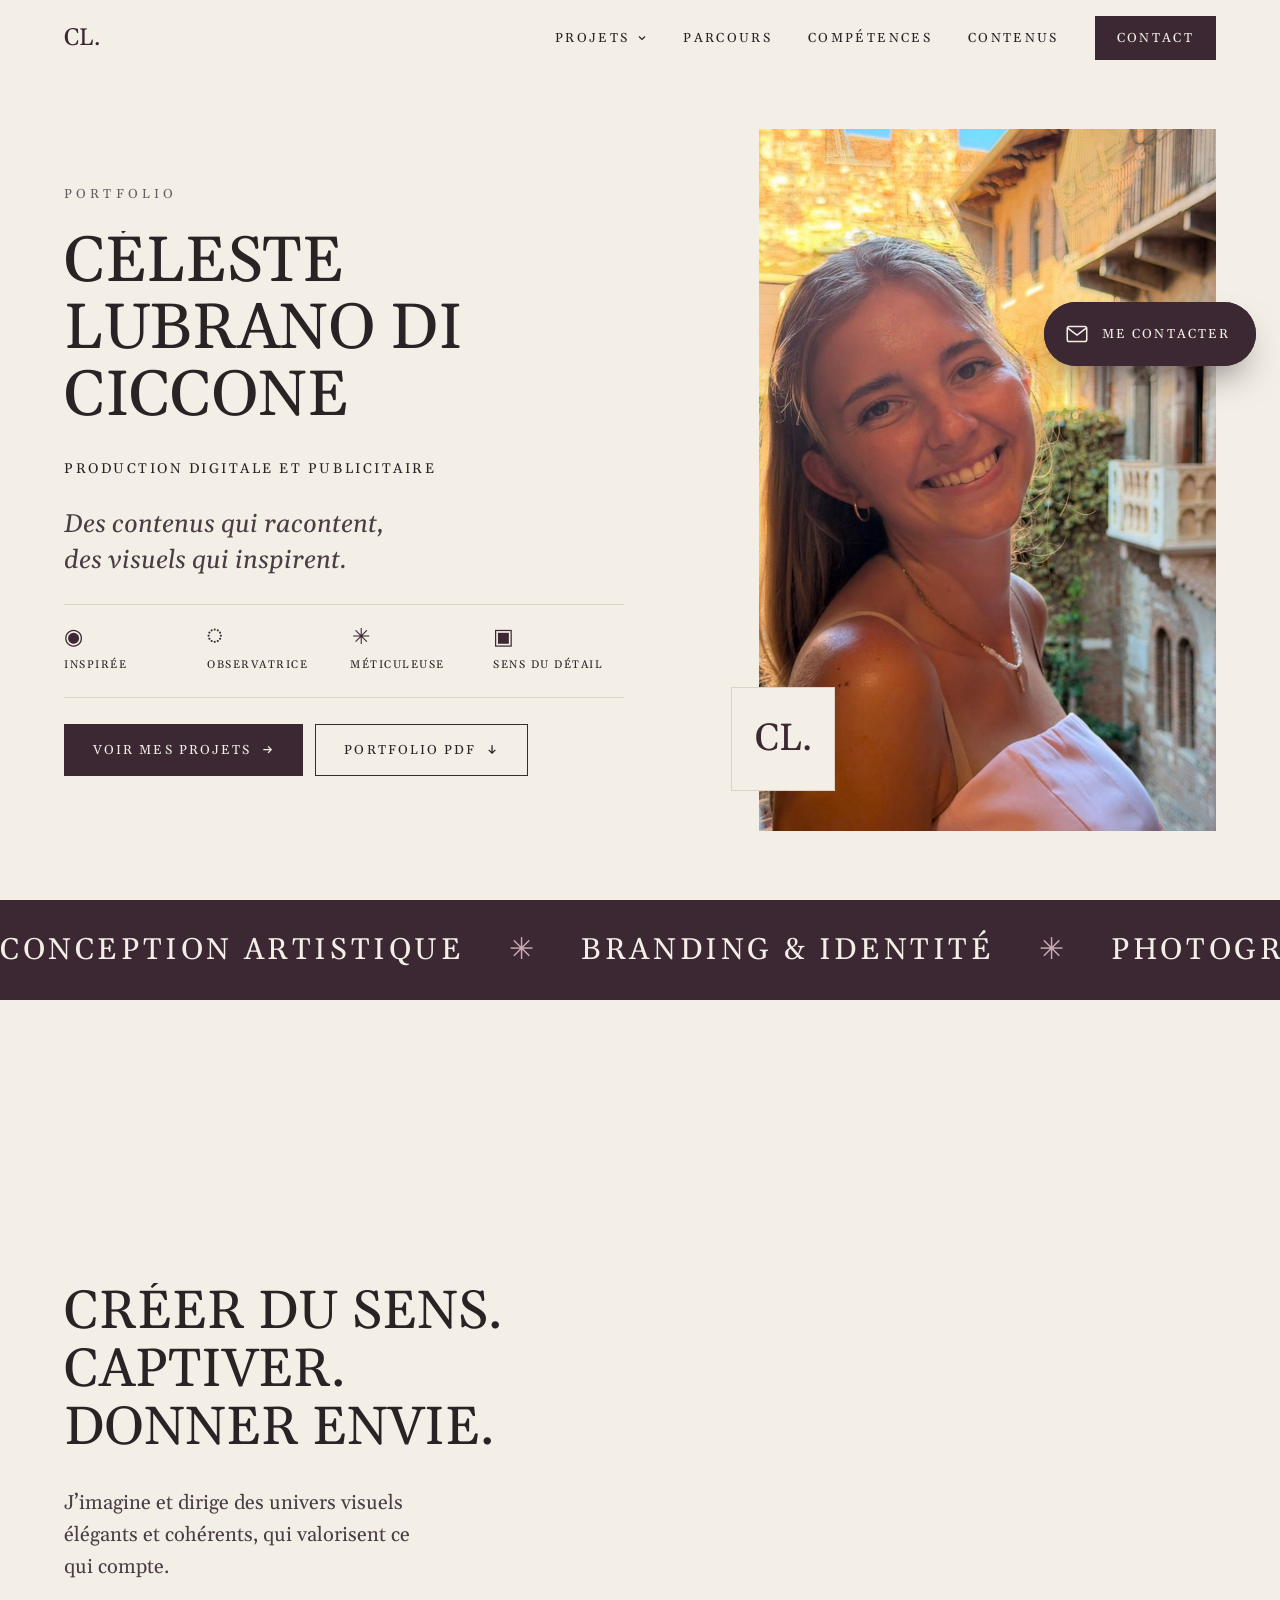
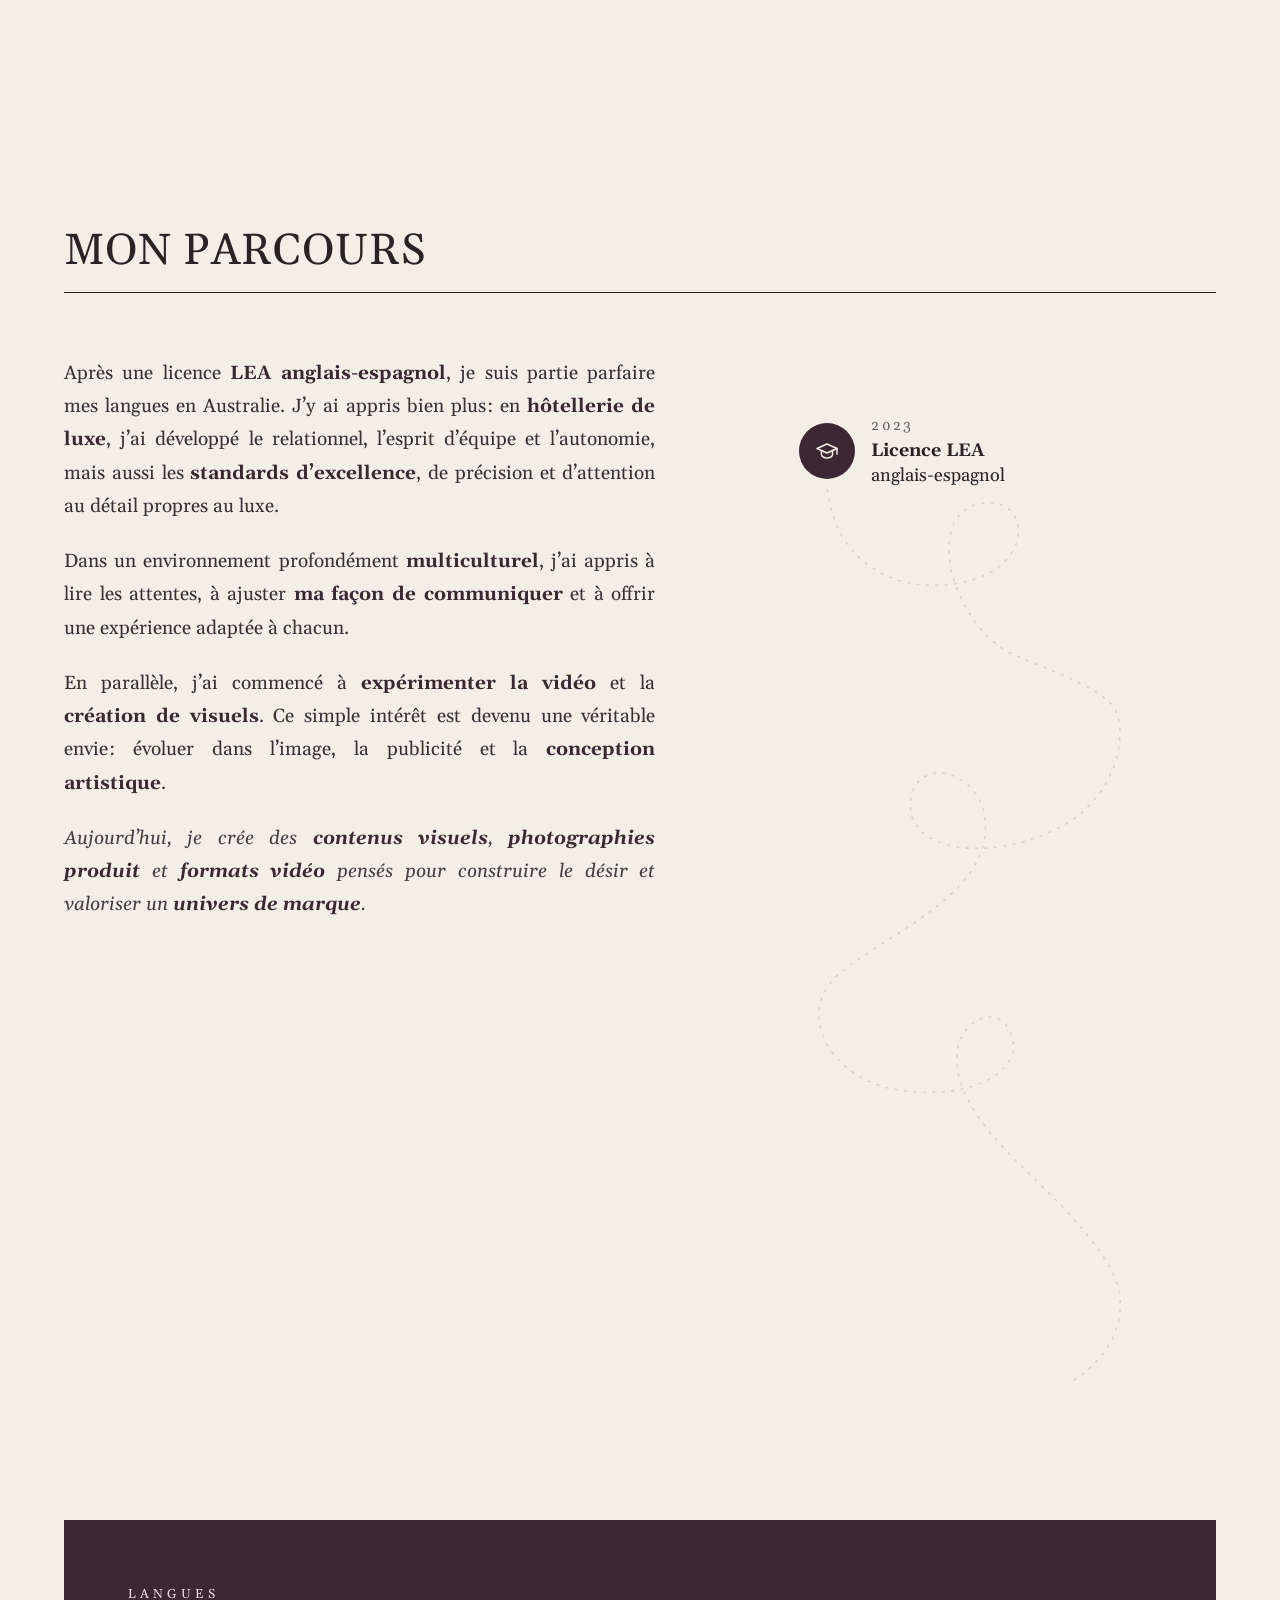
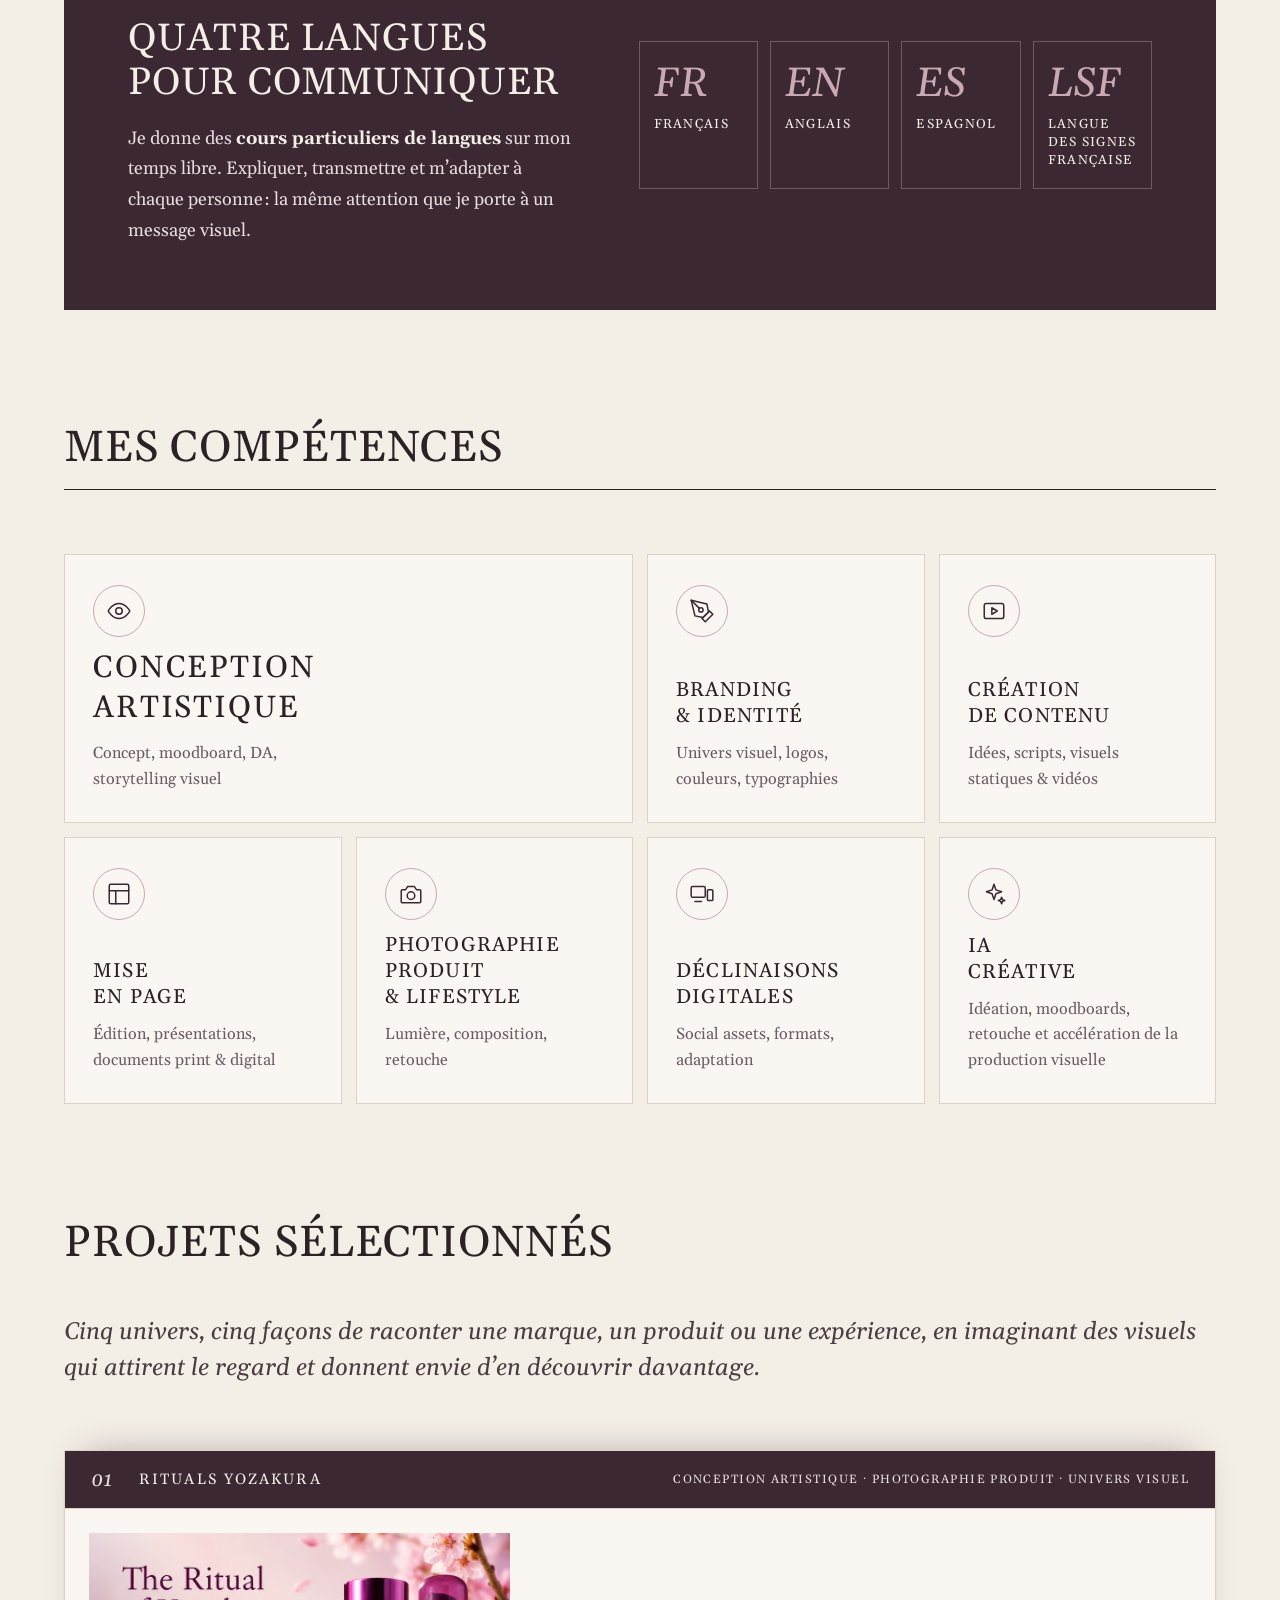
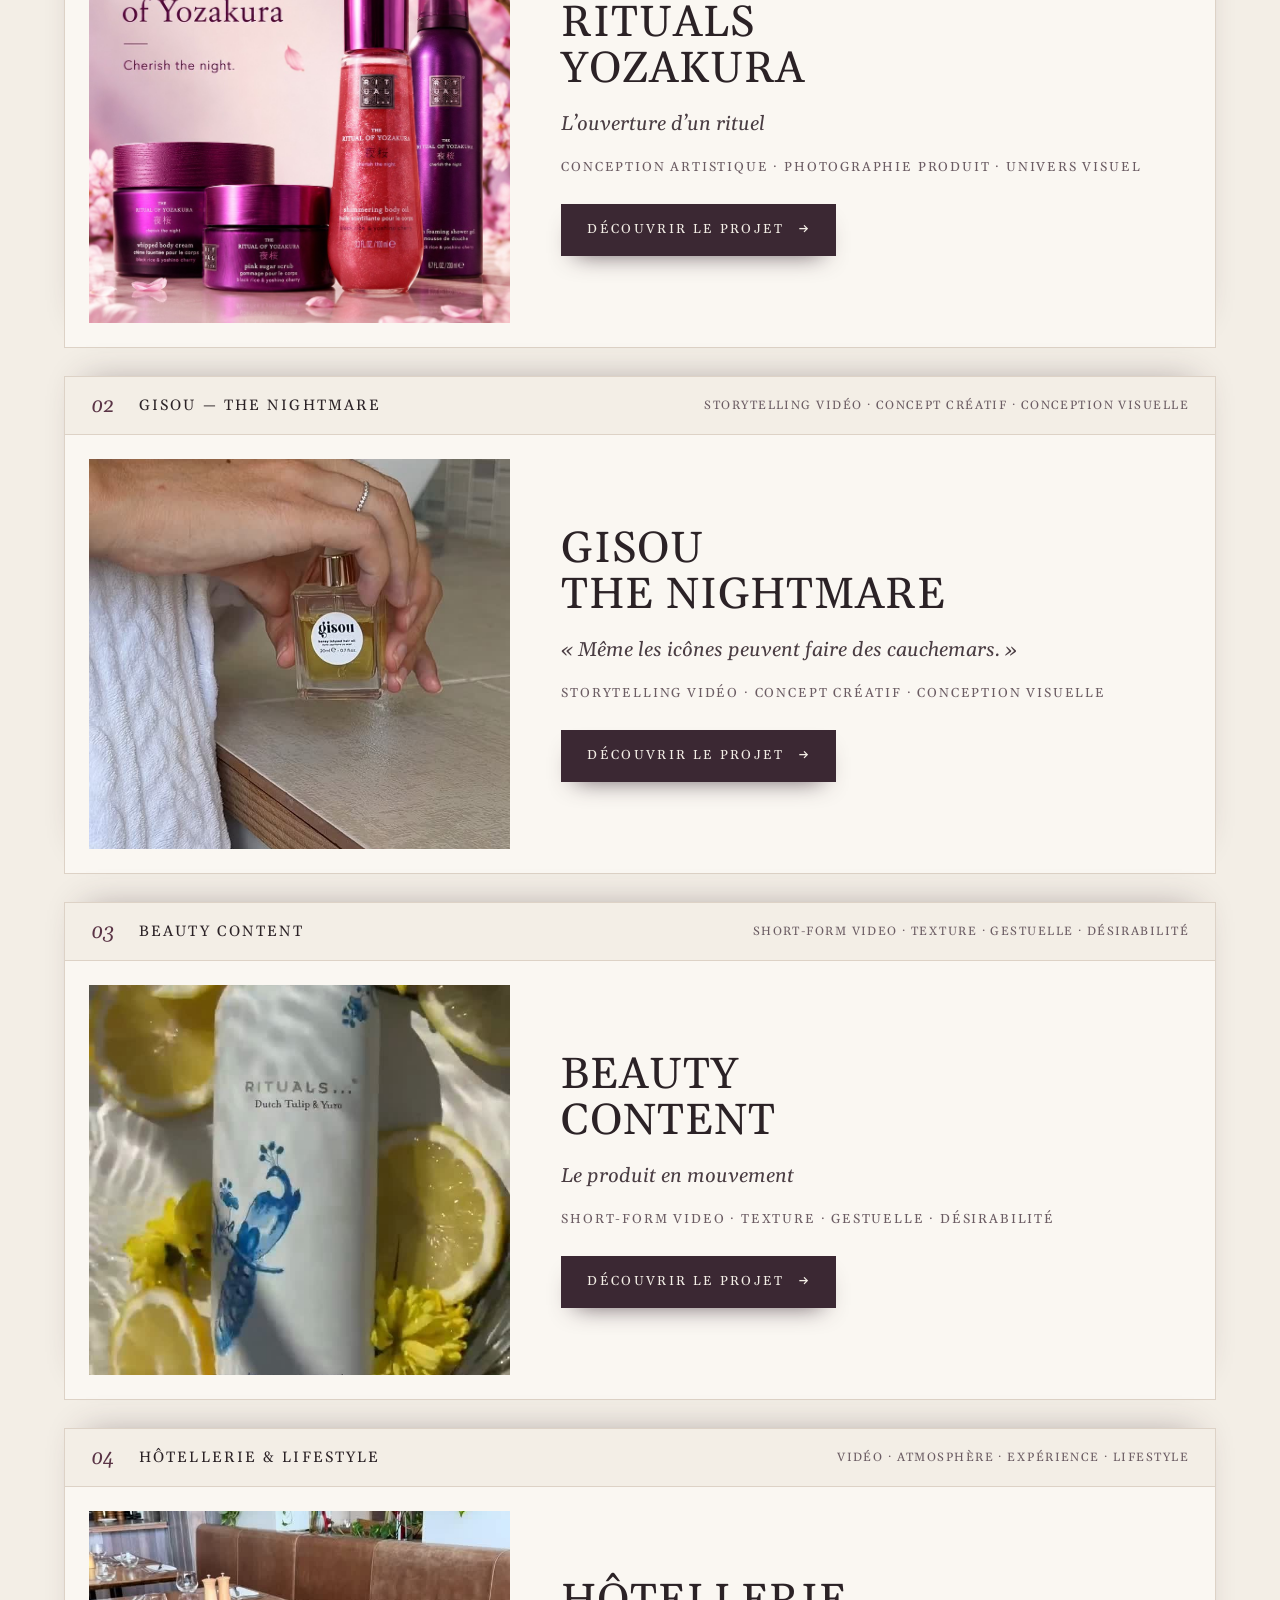
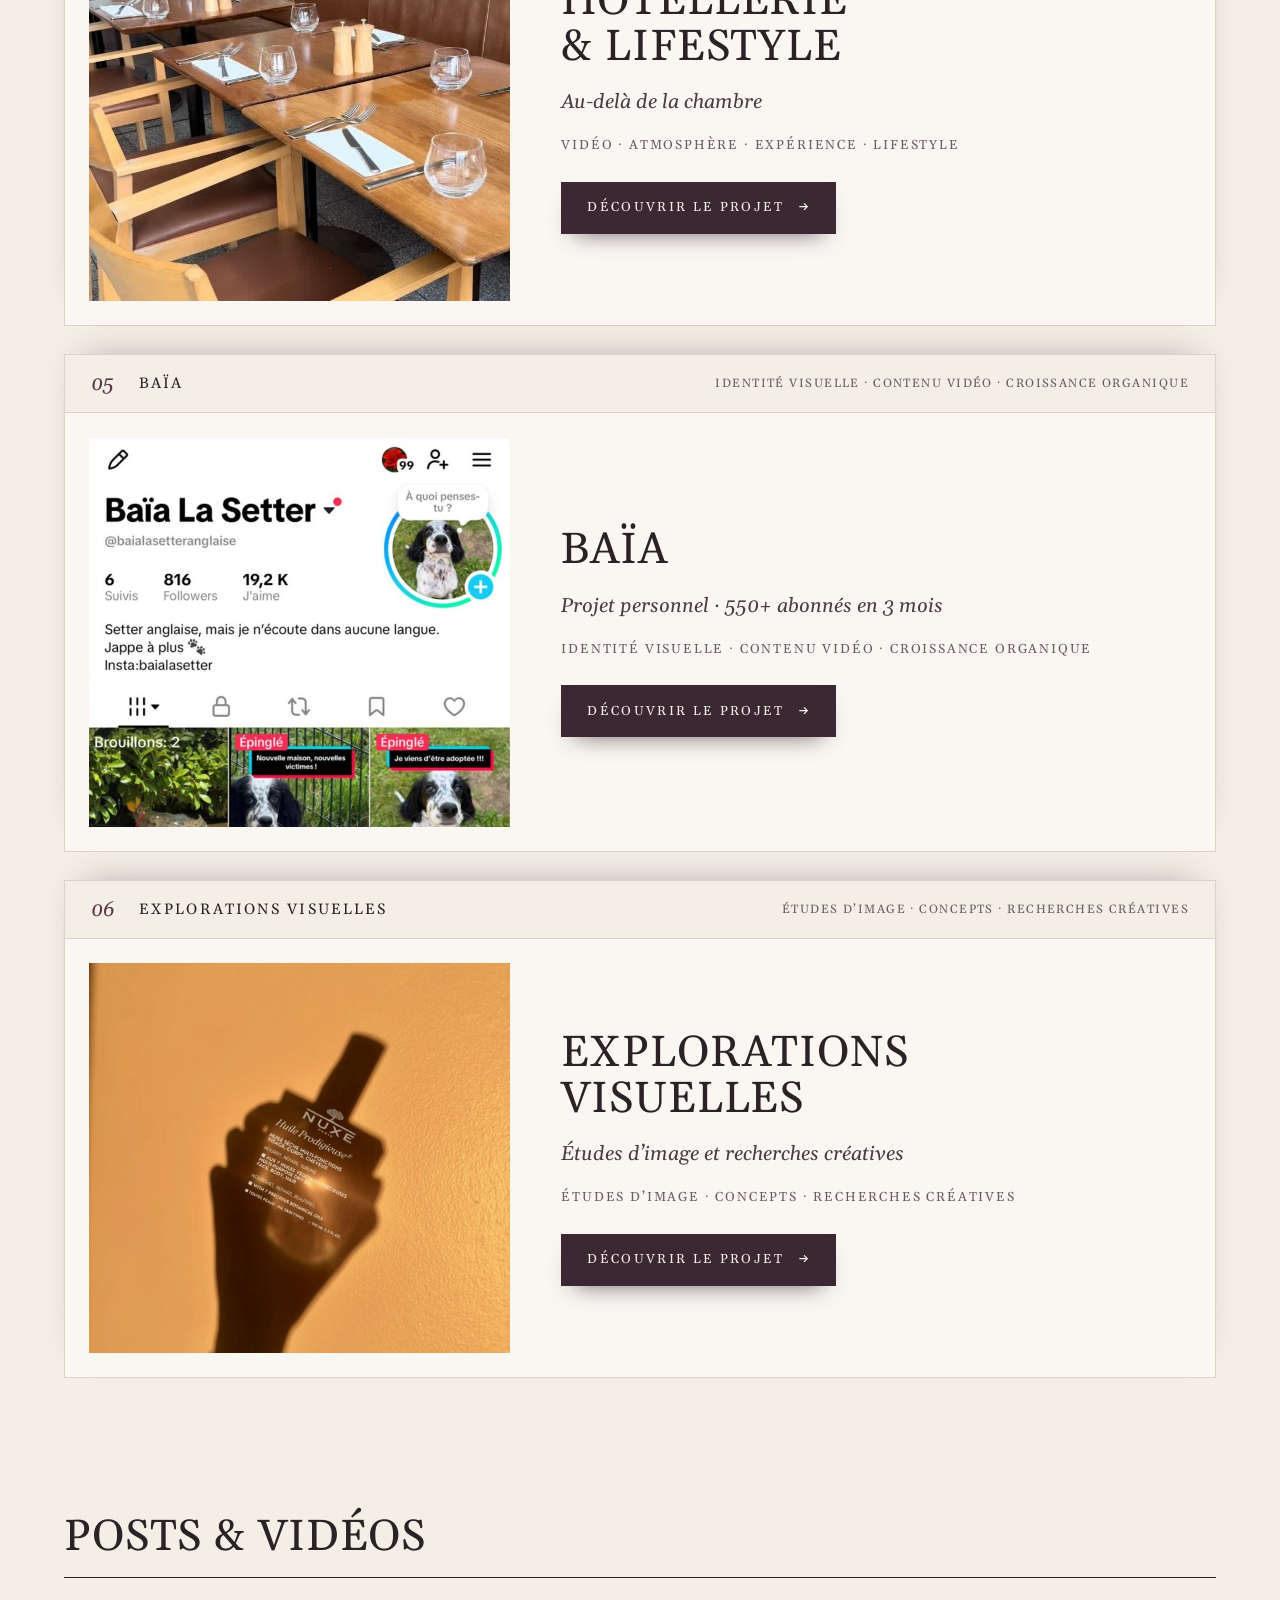
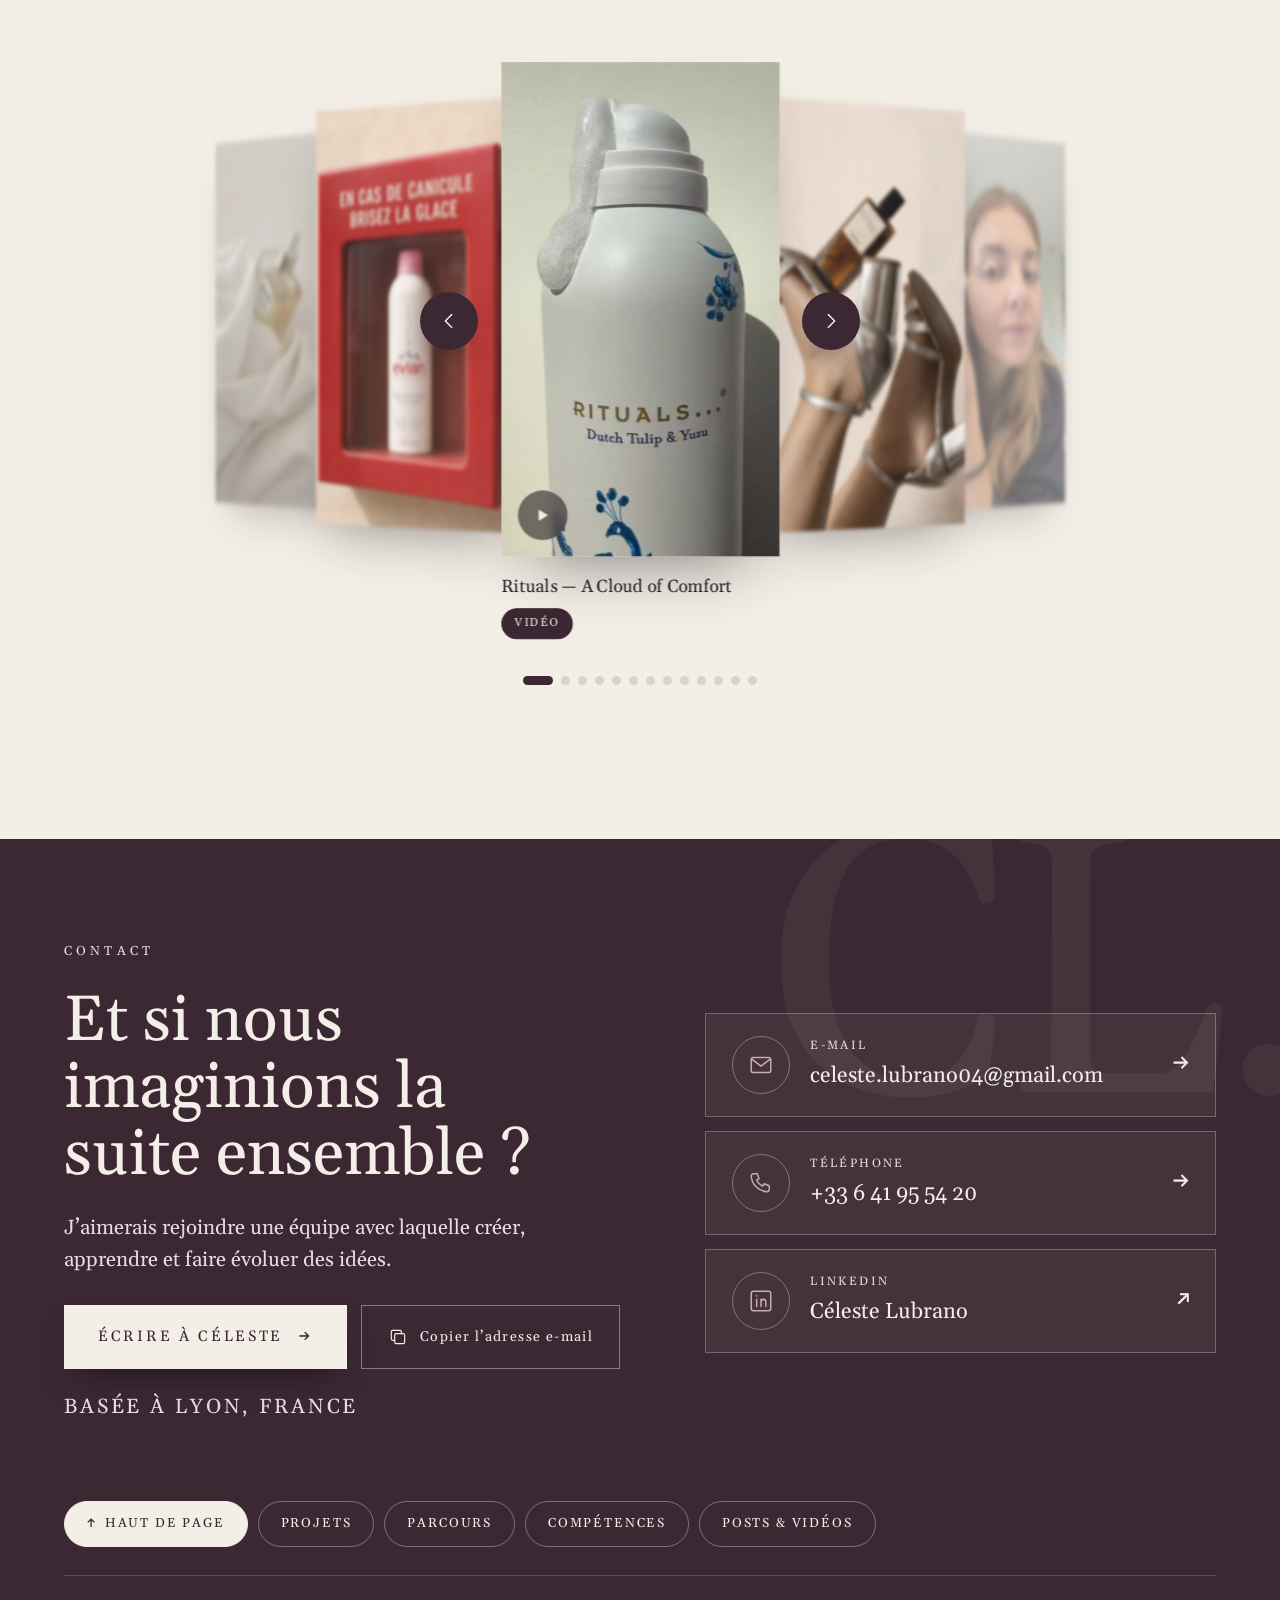
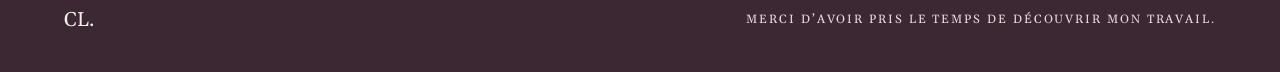
<file: index.html>
<!doctype html>
<html lang="fr">
<head>
<meta charset="utf-8">
<meta name="viewport" content="width=device-width, initial-scale=1">
<title>Céleste Lubrano di Ciccone — Portfolio · Production digitale et publicitaire</title>
<meta name="description" content="Portfolio de Céleste Lubrano di Ciccone : conception artistique, photographie produit, branding et création de contenu. Lyon, France.">
<meta property="og:title" content="Céleste Lubrano di Ciccone — Portfolio">
<meta property="og:description" content="Des contenus qui racontent, des visuels qui inspirent.">
<meta property="og:image" content="assets/img/yozakura-kv.jpg">
<link rel="icon" href="data:image/svg+xml,%3Csvg xmlns='http://www.w3.org/2000/svg' viewBox='0 0 64 64'%3E%3Crect width='64' height='64' fill='%233B2833'/%3E%3Ctext x='32' y='42' font-family='Georgia' font-size='26' fill='%23F3EEE6' text-anchor='middle'%3ECL.%3C/text%3E%3C/svg%3E">
<link rel="preconnect" href="https://fonts.googleapis.com">
<link rel="preconnect" href="https://fonts.gstatic.com" crossorigin>
<link href="https://fonts.googleapis.com/css2?family=Gelasio:ital,wght@0,400;0,700;1,400&display=swap" rel="stylesheet">
<link rel="stylesheet" href="assets/css/style.css?v=11">
<script>document.documentElement.classList.add('js')</script>
</head>
<body class="has-stories">

<div class="curtain" aria-hidden="true"><span>CL.</span></div>

<!-- ============ VERSION MOBILE (stories, visible uniquement sur téléphone) ============ -->
<div class="m-stories" data-stories>
  <div class="m-bar">
    <div class="m-segs"><button type="button" class="m-seg" data-go="m-intro" aria-label="Aller à : Accueil"><i></i></button><button type="button" class="m-seg" data-go="m-projets" aria-label="Aller à : Projets"><i></i></button><button type="button" class="m-seg" data-go="m-contenus" aria-label="Aller à : Posts &amp; vidéos"><i></i></button><button type="button" class="m-seg" data-go="m-parcours" aria-label="Aller à : Parcours"><i></i></button><button type="button" class="m-seg" data-go="m-competences" aria-label="Aller à : Compétences"><i></i></button><button type="button" class="m-seg" data-go="m-contact" aria-label="Aller à : Contact"><i></i></button></div>
    <div class="m-bar-row"><a class="m-logo" href="#m-intro" data-go="m-intro">CL.</a><span class="m-label" aria-live="polite">Accueil</span><a class="m-bar-cta" href="#m-contact" data-go="m-contact">Contact</a></div>
  </div>
  <button class="m-home" type="button" data-go="m-intro" aria-label="Revenir à l’accueil"><svg width="20" height="20" viewBox="0 0 24 24" fill="none" stroke="currentColor" stroke-width="1.6" stroke-linecap="round" stroke-linejoin="round" aria-hidden="true"><path d="M11 18l-6-6 6-6M19 18l-6-6 6-6"/></svg></button>
  <div class="m-scroller">

    <section class="m-ch m-intro" id="m-intro" data-label="Accueil">
      <div class="m-avatar"><span class="m-ring"></span><img src="assets/img/portrait.jpg" alt="Portrait de Céleste Lubrano di Ciccone"></div>
      <p class="m-kick m-in">Portfolio</p>
      <h1 class="m-in">Céleste<br>Lubrano di Ciccone</h1>
      <p class="m-role m-in">Production digitale &amp; publicitaire</p>
      <p class="m-tagline m-in">Des contenus qui racontent,<br>des visuels qui inspirent.</p>
      <ul class="m-quals m-in"><li>Inspirée</li><li>Observatrice</li><li>Méticuleuse</li><li>Sens du détail</li></ul>
      <div class="m-actions m-in"><a class="m-btn" href="#m-projets" data-go="m-projets">Voir ses projets</a><a class="m-btn m-ghost" href="#m-contact" data-go="m-contact">Me contacter</a></div>
      <span class="m-hint" aria-hidden="true">Glissez pour découvrir <i></i></span>
    </section>

    <section class="m-ch m-proj" data-tone="dark" id="m-projets" data-label="Projets">
      <header class="m-head m-in"><p class="m-kick">Projets sélectionnés</p><h2>Six univers, <em>six histoires</em></h2></header>
      <div class="m-rail m-in" data-rail><a class="m-card" href="projets/rituals-yozakura.html"><img src="assets/img/yozakura-kv.jpg" alt="" loading="lazy" style="object-position:50% 70%"><span class="m-card-txt"><span class="m-num">01</span><span class="m-card-title">Rituals Yozakura</span><span class="m-card-sub">L’ouverture d’un rituel</span><span class="m-go">Découvrir le projet <span aria-hidden="true">→</span></span></span></a><a class="m-card" href="projets/gisou.html"><img src="assets/img/gisou.jpg" alt="" loading="lazy" style="object-position:50% 15%"><span class="m-card-txt"><span class="m-num">02</span><span class="m-card-title">Gisou — The Nightmare</span><span class="m-card-sub">« Même les icônes peuvent faire des cauchemars. »</span><span class="m-go">Découvrir le projet <span aria-hidden="true">→</span></span></span></a><a class="m-card" href="projets/beauty-content.html"><img src="assets/img/rituals-foam.jpg" alt="" loading="lazy" style="object-position:50% 45%"><span class="m-card-txt"><span class="m-num">03</span><span class="m-card-title">Beauty Content</span><span class="m-card-sub">Le produit en mouvement</span><span class="m-go">Découvrir le projet <span aria-hidden="true">→</span></span></span></a><a class="m-card" href="projets/hotellerie-lifestyle.html"><img src="assets/img/restaurant.jpg" alt="" loading="lazy" style="object-position:50% 50%"><span class="m-card-txt"><span class="m-num">04</span><span class="m-card-title">Hôtellerie &amp; lifestyle</span><span class="m-card-sub">Au-delà de la chambre</span><span class="m-go">Découvrir le projet <span aria-hidden="true">→</span></span></span></a><a class="m-card" href="projets/baia.html"><img src="assets/img/baia-chien.jpg" alt="" loading="lazy" style="object-position:50% 35%"><span class="m-card-txt"><span class="m-num">05</span><span class="m-card-title">Baïa</span><span class="m-card-sub">550+ abonnés en 3 mois</span><span class="m-go">Découvrir le projet <span aria-hidden="true">→</span></span></span></a><a class="m-card" href="projets/explorations-visuelles.html"><img src="assets/img/nuxe-ombre-m.jpg" alt="" loading="lazy" style="object-position:50% 50%"><span class="m-card-txt"><span class="m-num">06</span><span class="m-card-title">Explorations visuelles</span><span class="m-card-sub">Études d’image et recherches créatives</span><span class="m-go">Découvrir le projet <span aria-hidden="true">→</span></span></span></a></div>
      <div class="m-dots" data-dots></div>
    </section>

    <section class="m-ch m-reel" id="m-contenus" data-label="Posts &amp; vidéos">
      <header class="m-head m-in"><p class="m-kick">Posts &amp; vidéos</p><h2>Pensés pour le <em>scroll</em></h2></header>
      <div class="m-rail m-in" data-rail data-reel><figure class="m-media"><div class="m-frame" data-open><video muted loop playsinline preload="none" poster="assets/img/poster-rituals-mousse.jpg" src="assets/video/rituals-mousse.mp4"></video><button class="m-play" type="button" data-open-video="assets/video/rituals-mousse.mp4" aria-label="Regarder la vidéo Rituals — A Cloud of Comfort avec le son"><svg width="14" height="14" viewBox="0 0 14 14" aria-hidden="true"><path d="M3 1.5v11l9-5.5z" fill="#F3EEE6"/></svg></button></div><figcaption><span>Rituals — A Cloud of Comfort</span><span class="tag tag-video">Vidéo</span></figcaption></figure><figure class="m-media"><div class="m-frame" data-open><img src="assets/img/escarpins.jpg" alt="Parfum tenu entre deux escarpins argentés" loading="lazy"></div><figcaption><span>Étude produit</span><span class="tag tag-photo">Photo</span></figcaption></figure><figure class="m-media"><div class="m-frame" data-open><video muted loop playsinline preload="none" poster="assets/img/poster-face-camera.jpg" src="assets/video/face-camera.mp4"></video><button class="m-play" type="button" data-open-video="assets/video/face-camera.mp4" aria-label="Regarder la vidéo Routine — face caméra avec le son"><svg width="14" height="14" viewBox="0 0 14 14" aria-hidden="true"><path d="M3 1.5v11l9-5.5z" fill="#F3EEE6"/></svg></button></div><figcaption><span>Routine — face caméra</span><span class="tag tag-video">Vidéo</span></figcaption></figure><figure class="m-media"><div class="m-frame" data-open><video muted loop playsinline preload="none" poster="assets/img/poster-beauty-of-joseon.jpg" src="assets/video/beauty-of-joseon.mp4"></video><button class="m-play" type="button" data-open-video="assets/video/beauty-of-joseon.mp4" aria-label="Regarder la vidéo Beauty of Joseon — Light on Skin avec le son"><svg width="14" height="14" viewBox="0 0 14 14" aria-hidden="true"><path d="M3 1.5v11l9-5.5z" fill="#F3EEE6"/></svg></button></div><figcaption><span>Beauty of Joseon — Light on Skin</span><span class="tag tag-video">Vidéo</span></figcaption></figure><figure class="m-media"><div class="m-frame" data-open><img src="assets/img/sephora.jpg" alt="Rouges à lèvres Sephora dans une poche de jean" loading="lazy"></div><figcaption><span>Sephora — Pocket</span><span class="tag tag-photo">Photo</span></figcaption></figure><figure class="m-media"><div class="m-frame" data-open><img src="assets/img/nuxe-main.jpg" alt="Huile Prodigieuse Nuxe tenue à la lumière" loading="lazy"></div><figcaption><span>Nuxe — Huile Prodigieuse</span><span class="tag tag-photo">Photo</span></figcaption></figure><figure class="m-media"><div class="m-frame" data-open><video muted loop playsinline preload="none" poster="assets/img/poster-the-orange.jpg" src="assets/video/the-orange.mp4"></video><button class="m-play" type="button" data-open-video="assets/video/the-orange.mp4" aria-label="Regarder la vidéo TWININGS of London – Assortiment avec le son"><svg width="14" height="14" viewBox="0 0 14 14" aria-hidden="true"><path d="M3 1.5v11l9-5.5z" fill="#F3EEE6"/></svg></button></div><figcaption><span>TWININGS of London – Assortiment</span><span class="tag tag-video">Vidéo</span></figcaption></figure><figure class="m-media"><div class="m-frame" data-open><img src="assets/img/serum.jpg" alt="Sérum Aroma-Zone tenu dans des draps" loading="lazy"></div><figcaption><span>Aroma-Zone — Sérum</span><span class="tag tag-photo">Photo</span></figcaption></figure><figure class="m-media"><div class="m-frame" data-open><video muted loop playsinline preload="none" poster="assets/img/poster-unboxing.jpg" src="assets/video/unboxing.mp4"></video><button class="m-play" type="button" data-open-video="assets/video/unboxing.mp4" aria-label="Regarder la vidéo Unboxing avec le son"><svg width="14" height="14" viewBox="0 0 14 14" aria-hidden="true"><path d="M3 1.5v11l9-5.5z" fill="#F3EEE6"/></svg></button></div><figcaption><span>Unboxing</span><span class="tag tag-video">Vidéo</span></figcaption></figure><figure class="m-media"><div class="m-frame" data-open><img src="assets/img/swatch.jpg" alt="Textures de crème sur un avant-bras" loading="lazy"></div><figcaption><span>Texture study</span><span class="tag tag-photo">Photo</span></figcaption></figure><figure class="m-media"><div class="m-frame" data-open><video muted loop playsinline preload="none" poster="assets/img/poster-creme-unboxing.jpg" src="assets/video/creme-unboxing.mp4"></video><button class="m-play" type="button" data-open-video="assets/video/creme-unboxing.mp4" aria-label="Regarder la vidéo Crème — unboxing avec le son"><svg width="14" height="14" viewBox="0 0 14 14" aria-hidden="true"><path d="M3 1.5v11l9-5.5z" fill="#F3EEE6"/></svg></button></div><figcaption><span>Crème — unboxing</span><span class="tag tag-video">Vidéo</span></figcaption></figure><figure class="m-media"><div class="m-frame" data-open><video muted loop playsinline preload="none" poster="assets/img/poster-gisou.jpg" src="assets/video/gisou.mp4"></video><button class="m-play" type="button" data-open-video="assets/video/gisou.mp4" aria-label="Regarder la vidéo Gisou — The Nightmare avec le son"><svg width="14" height="14" viewBox="0 0 14 14" aria-hidden="true"><path d="M3 1.5v11l9-5.5z" fill="#F3EEE6"/></svg></button></div><figcaption><span>Gisou — The Nightmare</span><span class="tag tag-video">Vidéo</span></figcaption></figure><figure class="m-media"><div class="m-frame" data-open><img src="assets/img/evian.jpg" alt="Brumisateur Evian dans un boîtier « brisez la glace »" loading="lazy"></div><figcaption><span>Evian — En cas de canicule</span><span class="tag tag-concept">Concept</span></figcaption></figure></div>
      <div class="m-dots" data-dots></div>
    </section>

    <section class="m-ch m-parcours" data-tone="dark" id="m-parcours" data-label="Parcours">
      <header class="m-head m-in"><p class="m-kick">Parcours</p><h2>Mon <em>parcours</em></h2></header>
      <ol class="m-steps"><li class="m-step"><span class="m-step-ico"><svg width="22" height="22" viewBox="0 0 24 24" fill="none" stroke="currentColor" stroke-width="1.5" stroke-linecap="round" stroke-linejoin="round" aria-hidden="true"><path d="M2 9.5l10-4.5 10 4.5-10 4.5z"/><path d="M6.5 11.6v4.2c0 1.6 2.5 3.2 5.5 3.2s5.5-1.6 5.5-3.2v-4.2"/><path d="M22 9.5v5.5"/></svg></span><span class="m-step-txt"><span class="m-year">2023</span><b>Licence LEA</b><span>anglais-espagnol</span></span></li><li class="m-step"><span class="m-step-ico"><svg width="22" height="22" viewBox="0 0 24 24" fill="none" stroke="currentColor" stroke-width="1.5" stroke-linecap="round" stroke-linejoin="round" aria-hidden="true"><circle cx="12" cy="12" r="9"/><path d="M3 12h18"/><path d="M12 3c2.5 2.6 3.8 5.6 3.8 9s-1.3 6.4-3.8 9c-2.5-2.6-3.8-5.6-3.8-9S9.5 5.6 12 3z"/></svg><span class="m-flag"><svg viewBox="0 0 60 30" aria-hidden="true"><rect width="60" height="30" fill="#012169"/><clipPath id="ujm"><rect width="30" height="15"/></clipPath><g clip-path="url(#ujm)"><path d="M0,0 L30,15 M30,0 L0,15" stroke="#fff" stroke-width="3"/><path d="M0,0 L30,15 M30,0 L0,15" stroke="#C8102E" stroke-width="1.2"/><path d="M15,0 V15 M0,7.5 H30" stroke="#fff" stroke-width="5"/><path d="M15,0 V15 M0,7.5 H30" stroke="#C8102E" stroke-width="3"/></g><g fill="#fff"><circle cx="15" cy="22.5" r="3.2"/><circle cx="45" cy="24.5" r="1.8"/><circle cx="37.5" cy="14" r="1.8"/><circle cx="45" cy="6" r="1.8"/><circle cx="52" cy="12.5" r="1.8"/></g></svg></span></span><span class="m-step-txt"><span class="m-year">2024</span><b>Australie</b><span>hôtellerie de luxe</span></span></li><li class="m-step"><span class="m-step-ico"><svg width="22" height="22" viewBox="0 0 24 24" fill="none" stroke="currentColor" stroke-width="1.5" stroke-linecap="round" stroke-linejoin="round" aria-hidden="true"><path d="M21 15.5l-8-4.5V5.5a1.5 1.5 0 0 0-3 0V11l-8 4.5v2l8-2.5v4l-2.5 1.5V22l4-1 4 1v-1.5L13 19v-4l8 2.5z"/></svg><span class="m-flag"><svg viewBox="0 0 3 2" aria-hidden="true"><rect width="1" height="2" fill="#002395"/><rect x="1" width="1" height="2" fill="#fff"/><rect x="2" width="1" height="2" fill="#ED2939"/></svg></span></span><span class="m-step-txt"><span class="m-year">2026</span><b>Retour en France</b><span>Lyon</span></span></li><li class="m-step"><span class="m-step-ico"><svg width="22" height="22" viewBox="0 0 24 24" fill="none" stroke="currentColor" stroke-width="1.5" stroke-linecap="round" stroke-linejoin="round" aria-hidden="true"><rect x="2.5" y="6.5" width="13.5" height="11" rx="2"/><path d="M16 10.5l5.5-3v9l-5.5-3z"/></svg><span class="m-rec"><i></i>REC</span></span><span class="m-step-txt"><span class="m-year">2026</span><b>Création de contenu</b><span>photo · vidéo · conception artistique</span></span></li></ol>
      <div class="m-langs m-in"><span class="m-kick">Langues</span><div><b>FR</b><b>EN</b><b>ES</b><b>LSF</b></div><p>Je donne aussi des cours particuliers de langues.</p></div>
    </section>

    <section class="m-ch m-skills" id="m-competences" data-label="Compétences">
      <header class="m-head m-in"><p class="m-kick">Compétences</p><h2>Ce que <em>je fais</em></h2></header>
      <ul class="m-tiles"><li class="m-tile"><span class="m-tile-ico"><svg width="24" height="24" viewBox="0 0 24 24" fill="none" stroke="currentColor" stroke-width="1.4" stroke-linecap="round" stroke-linejoin="round" aria-hidden="true"><path d="M2 12s3.6-7 10-7 10 7 10 7-3.6 7-10 7S2 12 2 12z"/><circle cx="12" cy="12" r="3"/></svg></span><span>Conception artistique</span></li><li class="m-tile"><span class="m-tile-ico"><svg width="24" height="24" viewBox="0 0 24 24" fill="none" stroke="currentColor" stroke-width="1.4" stroke-linecap="round" stroke-linejoin="round" aria-hidden="true"><path d="M12 19l7-7 3 3-7 7-3-3z"/><path d="M18 13l-1.5-7.5L2 2l3.5 14.5L13 18l5-5z"/><path d="M2 2l7.6 7.6"/><circle cx="11" cy="11" r="2"/></svg></span><span>Branding &amp; identité</span></li><li class="m-tile"><span class="m-tile-ico"><svg width="24" height="24" viewBox="0 0 24 24" fill="none" stroke="currentColor" stroke-width="1.4" stroke-linecap="round" stroke-linejoin="round" aria-hidden="true"><rect x="3" y="5" width="18" height="14" rx="2"/><path d="M10 9l5 3-5 3z"/></svg></span><span>Création de contenu</span></li><li class="m-tile"><span class="m-tile-ico"><svg width="24" height="24" viewBox="0 0 24 24" fill="none" stroke="currentColor" stroke-width="1.4" stroke-linecap="round" stroke-linejoin="round" aria-hidden="true"><rect x="3" y="3" width="18" height="18" rx="1.5"/><path d="M3 9h18M9 9v12"/></svg></span><span>Mise en page</span></li><li class="m-tile"><span class="m-tile-ico"><svg width="24" height="24" viewBox="0 0 24 24" fill="none" stroke="currentColor" stroke-width="1.4" stroke-linecap="round" stroke-linejoin="round" aria-hidden="true"><path d="M4 8h3l2-3h6l2 3h3a1 1 0 0 1 1 1v10a1 1 0 0 1-1 1H4a1 1 0 0 1-1-1V9a1 1 0 0 1 1-1z"/><circle cx="12" cy="13.5" r="3.5"/></svg></span><span>Photo produit &amp; lifestyle</span></li><li class="m-tile"><span class="m-tile-ico"><svg width="24" height="24" viewBox="0 0 24 24" fill="none" stroke="currentColor" stroke-width="1.4" stroke-linecap="round" stroke-linejoin="round" aria-hidden="true"><rect x="2" y="5" width="13" height="10" rx="1.5"/><rect x="17" y="8" width="5" height="10" rx="1"/><path d="M5.5 19h6"/></svg></span><span>Déclinaisons digitales</span></li><li class="m-tile"><span class="m-tile-ico"><svg width="24" height="24" viewBox="0 0 24 24" fill="none" stroke="currentColor" stroke-width="1.4" stroke-linecap="round" stroke-linejoin="round" aria-hidden="true"><path d="M12 3l1.8 5.2L19 10l-5.2 1.8L12 17l-1.8-5.2L5 10l5.2-1.8z"/><path d="M19 15l.8 2.2L22 18l-2.2.8L19 21l-.8-2.2L16 18l2.2-.8z"/></svg></span><span>IA créative</span></li><li class="m-tile m-tile-pdf"><a href="assets/portfolio-celeste-lubrano.pdf" download><span class="m-tile-ico"><svg width="24" height="24" viewBox="0 0 24 24" fill="none" stroke="currentColor" stroke-width="1.4" stroke-linecap="round" stroke-linejoin="round" aria-hidden="true"><path d="M14 3H6.5A1.5 1.5 0 0 0 5 4.5v15A1.5 1.5 0 0 0 6.5 21h11a1.5 1.5 0 0 0 1.5-1.5V8z"/><path d="M14 3v5h5M12 11v6M9.5 14.5L12 17l2.5-2.5"/></svg></span><span>Portfolio PDF</span></a></li></ul>
    </section>

    <section class="m-ch m-contact" data-tone="dark" id="m-contact" data-label="Contact">
      <p class="m-kick m-in">Contact</p>
      <h2 class="m-in">Et si nous imaginions la suite ensemble&#8239;?</h2>
      <div class="m-big m-in">
        <a class="m-bigbtn" href="tel:+33641955420"><span class="m-big-ico"><svg width="24" height="24" viewBox="0 0 24 24" fill="none" stroke="currentColor" stroke-width="1.5" stroke-linecap="round" stroke-linejoin="round" aria-hidden="true"><path d="M5 3.5h3.5l1.8 4.5-2.3 1.4a11 11 0 0 0 5.6 5.6l1.4-2.3 4.5 1.8V18a2 2 0 0 1-2 2A15.5 15.5 0 0 1 3 5.5a2 2 0 0 1 2-2z"/></svg></span><span><b>Appeler</b><small>+33 6 41 95 54 20</small></span></a>
        <a class="m-bigbtn" href="mailto:celeste.lubrano04@gmail.com?subject=Contact%20depuis%20votre%20portfolio"><span class="m-big-ico"><svg width="24" height="24" viewBox="0 0 24 24" fill="none" stroke="currentColor" stroke-width="1.5" stroke-linecap="round" stroke-linejoin="round" aria-hidden="true"><rect x="3" y="5" width="18" height="14" rx="2"/><path d="M3.5 6.5l8.5 6.5 8.5-6.5"/></svg></span><span><b>Écrire</b><small>celeste.lubrano04@gmail.com</small></span></a>
        <a class="m-bigbtn" href="https://www.linkedin.com/in/celeste-lubrano-1a5008356/" target="_blank" rel="noopener"><span class="m-big-ico"><svg width="24" height="24" viewBox="0 0 24 24" fill="none" stroke="currentColor" stroke-width="1.5" stroke-linecap="round" stroke-linejoin="round" aria-hidden="true"><rect x="3" y="3" width="18" height="18" rx="2"/><path d="M8 10.5V17M8 7.2v.1M12 17v-3.8c0-1.6 1-2.7 2.4-2.7s2.1 1 2.1 2.7V17M12 10.5V17"/></svg></span><span><b>LinkedIn</b><small>Céleste Lubrano</small></span></a>
      </div>
      <button class="m-copy m-in" type="button" data-copy="celeste.lubrano04@gmail.com"><svg width="18" height="18" viewBox="0 0 24 24" fill="none" stroke="currentColor" stroke-width="1.4" stroke-linecap="round" stroke-linejoin="round" aria-hidden="true"><rect x="8" y="8" width="12" height="12" rx="2"/><path d="M16 8V5.5A1.5 1.5 0 0 0 14.5 4h-9A1.5 1.5 0 0 0 4 5.5v9A1.5 1.5 0 0 0 5.5 16H8"/></svg><span>Copier l’adresse e-mail</span></button>
      <p class="m-foot m-in"><b>CL.</b> Basée à Lyon · Merci de votre visite</p>
    </section>

  </div>
</div>
<!-- ============ FIN VERSION MOBILE ============ -->
<div class="cursor" aria-hidden="true"><span></span></div>

<!-- ============ EN-TÊTE ============ -->
<header class="header">
  <div class="wrap">
    <a class="logo" href="#top" aria-label="Retour en haut">CL.</a>
    <nav class="nav" aria-label="Navigation principale">
      <div class="nav-drop"><a class="nav-drop-btn" href="#projets" aria-haspopup="true">Projets<svg width="10" height="10" viewBox="0 0 10 10" aria-hidden="true"><path d="M2 3.5l3 3 3-3" fill="none" stroke="currentColor" stroke-width="1.2"/></svg></a><div class="drop-menu"><a class="drop-item" href="projets/rituals-yozakura.html"><img src="assets/img/yozakura-kv.jpg" alt="" style="object-position:50% 62%"><span class="drop-num">01</span><span class="drop-name">Rituals Yozakura</span></a><a class="drop-item" href="projets/gisou.html"><img src="assets/img/thumb-gisou.jpg" alt="" style="object-position:50% 50%"><span class="drop-num">02</span><span class="drop-name">Gisou — The Nightmare</span></a><a class="drop-item" href="projets/beauty-content.html"><img src="assets/img/rituals-foam.jpg" alt="" style="object-position:50% 56%"><span class="drop-num">03</span><span class="drop-name">Beauty Content</span></a><a class="drop-item" href="projets/hotellerie-lifestyle.html"><img src="assets/img/restaurant.jpg" alt="" style="object-position:50% 50%"><span class="drop-num">04</span><span class="drop-name">Hôtellerie &amp; lifestyle</span></a><a class="drop-item" href="projets/baia.html"><img src="assets/img/thumb-baia.jpg" alt="" style="object-position:50% 50%"><span class="drop-num">05</span><span class="drop-name">Baïa</span></a><a class="drop-item" href="projets/explorations-visuelles.html"><img src="assets/img/thumb-explo.jpg" alt="" style="object-position:50% 50%"><span class="drop-num">06</span><span class="drop-name">Explorations visuelles</span></a></div></div>
      <a href="#parcours">Parcours</a>
      <a href="#competences">Compétences</a>
      <a href="#contenus">Contenus</a>
      <a class="nav-cta" href="#contact">Contact</a>
    </nav>
    <button class="burger" type="button" aria-label="Ouvrir le menu" aria-expanded="false"><span></span><span></span></button>
  </div>
</header>
<div class="mobile-menu">
  <a href="#projets">Projets</a>
  <a href="#parcours">Parcours</a>
  <a href="#competences">Compétences</a>
  <a href="#contenus">Contenus</a>
  <a href="#contact">Contact</a>
  <small>CÉLESTE LUBRANO DI CICCONE · LYON</small>
</div>

<main id="top">

<!-- ============ HÉROS ============ -->
<section class="hero" style="position:relative">
  <div class="wrap">
    <div class="hero-text">
      <div class="kicker rv" style="--d:.5s">Portfolio</div>
      <h1>
        <span class="line"><span>Céleste</span></span>
        <span class="line"><span>Lubrano di</span></span>
        <span class="line"><span>Ciccone</span></span>
      </h1>
      <div class="sub rv" style="--d:.6s">PRODUCTION DIGITALE ET PUBLICITAIRE</div>
      <p class="tagline rv" style="--d:.7s">Des contenus qui racontent,<br>des visuels qui inspirent.</p>
      <div class="qualities rv" style="--d:.8s">
        <div><span>◉</span><span>Inspirée</span></div>
        <div><span>◌</span><span>Observatrice</span></div>
        <div><span class="spin">✳&#xFE0E;</span><span>Méticuleuse</span></div>
        <div><span>▣</span><span>Sens du détail</span></div>
      </div>
      <div class="actions rv" style="--d:.9s">
        <a class="btn full" href="#projets">Voir mes projets <span class="arr">→</span></a>
        <a class="btn" href="assets/portfolio-celeste-lubrano.pdf" download>Portfolio PDF <span class="arr">↓</span></a>
      </div>
    </div>
    <div class="hero-photo">
      <div class="mask"><img src="assets/img/portrait.jpg" alt="Portrait de Céleste Lubrano di Ciccone" data-parallax="0.1"></div>
      <div class="badge">CL.</div>
    </div>
  </div>
</section>

<!-- ============ BANDEAU ============ -->
<div class="marquee" aria-label="Conception artistique, branding, photographie produit, création de contenu, short-form video">
  <div class="marquee-track" aria-hidden="true">
    <span>CONCEPTION ARTISTIQUE</span><b>✳&#xFE0E;</b><span>BRANDING &amp; IDENTITÉ</span><b>✳&#xFE0E;</b><span>PHOTOGRAPHIE PRODUIT</span><b>✳&#xFE0E;</b><span>CRÉATION DE CONTENU</span><b>✳&#xFE0E;</b><span>SHORT-FORM VIDEO</span><b>✳&#xFE0E;</b><span>STORYTELLING VISUEL</span><b>✳&#xFE0E;</b>
    <span>CONCEPTION ARTISTIQUE</span><b>✳&#xFE0E;</b><span>BRANDING &amp; IDENTITÉ</span><b>✳&#xFE0E;</b><span>PHOTOGRAPHIE PRODUIT</span><b>✳&#xFE0E;</b><span>CRÉATION DE CONTENU</span><b>✳&#xFE0E;</b><span>SHORT-FORM VIDEO</span><b>✳&#xFE0E;</b><span>STORYTELLING VISUEL</span><b>✳&#xFE0E;</b>
  </div>
</div>

<!-- ============ MANIFESTE ============ -->
<section class="section" id="manifeste">
  <div class="wrap manifesto">
    <div>
      <h2 data-split>Créer du sens.<br>Captiver.<br>Donner envie.</h2>
      <p class="rv" style="--d:.3s">J’imagine et dirige des univers visuels élégants et cohérents, qui&nbsp;valorisent ce qui compte.</p>
    </div>
    <div class="collage" data-collage>
      <figure class="ph ph1"><div class="ph-in"><img src="assets/img/mood-1-mur.jpg" alt="Main épinglant des images sur un mur d’inspiration"></div></figure>
      <figure class="ph ph2"><div class="ph-in"><img src="assets/img/mood-2-graphic.jpg" alt="Affiches « graphic design is my passion » sur un mur"></div></figure>
      <figure class="ph ph3"><div class="ph-in"><img src="assets/img/mood-3-bureau.jpg" alt="Bureau avec ordinateur, carnets et café"></div></figure>
      <figure class="ph ph4"><div class="ph-in"><img src="assets/img/mood-4-table.jpg" alt="Table de travail avec magazines, surligneurs et ordinateur"></div></figure>
      <figure class="ph ph5"><div class="ph-in"><img src="assets/img/mood-5-magazines.jpg" alt="Magazines étalés sur un tapis"></div></figure>
    </div>
  </div>
</section>

<!-- ============ PARCOURS ============ -->
<section class="section" data-sec="parcours">
  <div class="wrap">
    <span class="anchor" id="parcours"></span>
    <div class="sec-head">
      <div class="sec-title rv"><h2>Mon parcours</h2></div>
      <div class="rule"></div>
    </div>
    <div class="parcours">
      <div class="txt">
        <p class="rv">Après une licence <strong>LEA anglais-espagnol</strong>, je suis partie parfaire mes langues en Australie. J’y ai appris bien plus&#8239;: en <strong>hôtellerie de luxe</strong>, j’ai développé le relationnel, l’esprit d’équipe et l’autonomie, mais aussi les <strong>standards d’excellence</strong>, de précision et d’attention au détail propres au luxe.</p>
        <p class="rv">Dans un environnement profondément <strong>multiculturel</strong>, j’ai appris à lire les attentes, à ajuster <strong>ma façon de communiquer</strong> et à offrir une expérience adaptée à chacun.</p>
        <p class="rv">En parallèle, j’ai commencé à <strong>expérimenter la vidéo</strong> et la <strong>création de visuels</strong>. Ce simple intérêt est devenu une véritable envie&#8239;: évoluer dans l’image, la publicité et la <strong>conception artistique</strong>.</p>
        <p class="rv it" style="color:#4A3D43">Aujourd’hui, je crée des <strong>contenus visuels</strong>, <strong>photographies produit</strong> et <strong>formats vidéo</strong> pensés pour construire le désir et valoriser un <strong>univers de marque</strong>.</p>
      </div>
      <div class="journey" data-journey><svg class="journey-svg" viewBox="0 0 420 1000" aria-hidden="true"><path class="track-bg" d="M70,90 C 60,190 130,230 200,215 C 270,200 265,130 215,140 C 160,152 190,260 250,285 C 290,302 320,312 340,330 C 360,350 350,420 290,450 C 220,485 140,470 150,420 C 160,375 230,400 220,460 C 210,520 120,555 80,590 C 40,625 70,690 140,700 C 210,710 260,680 245,645 C 230,610 175,640 200,700 C 225,760 300,800 340,870 C 360,905 350,950 300,980"/><path class="track" d="M70,90 C 60,190 130,230 200,215 C 270,200 265,130 215,140 C 160,152 190,260 250,285 C 290,302 320,312 340,330 C 360,350 350,420 290,450 C 220,485 140,470 150,420 C 160,375 230,400 220,460 C 210,520 120,555 80,590 C 40,625 70,690 140,700 C 210,710 260,680 245,645 C 230,610 175,640 200,700 C 225,760 300,800 340,870 C 360,905 350,950 300,980"/><circle class="tip" r="5" cx="70" cy="90"/></svg><div class="stop right" style="--x:16.67%;--y:9.00%" data-x="70" data-y="90"><span class="mark"><svg width="24" height="24" viewBox="0 0 24 24" fill="none" stroke="currentColor" stroke-width="1.5" stroke-linecap="round" stroke-linejoin="round" aria-hidden="true"><path d="M2 9.5l10-4.5 10 4.5-10 4.5z"/><path d="M6.5 11.6v4.2c0 1.6 2.5 3.2 5.5 3.2s5.5-1.6 5.5-3.2v-4.2"/><path d="M22 9.5v5.5"/></svg></span><div class="lbl"><span class="y">2023</span><span class="t"><strong>Licence LEA</strong><br>anglais-espagnol</span></div></div><div class="stop left" style="--x:80.95%;--y:33.00%" data-x="340" data-y="330"><span class="mark"><svg width="24" height="24" viewBox="0 0 24 24" fill="none" stroke="currentColor" stroke-width="1.5" stroke-linecap="round" stroke-linejoin="round" aria-hidden="true"><circle cx="12" cy="12" r="9"/><path d="M3 12h18"/><path d="M12 3c2.5 2.6 3.8 5.6 3.8 9s-1.3 6.4-3.8 9c-2.5-2.6-3.8-5.6-3.8-9S9.5 5.6 12 3z"/></svg></span><span class="pop flag" aria-hidden="true"><svg viewBox="0 0 60 30" aria-hidden="true"><rect width="60" height="30" fill="#012169"/><clipPath id="uj"><rect width="30" height="15"/></clipPath><g clip-path="url(#uj)"><path d="M0,0 L30,15 M30,0 L0,15" stroke="#fff" stroke-width="3"/><path d="M0,0 L30,15 M30,0 L0,15" stroke="#C8102E" stroke-width="1.2"/><path d="M15,0 V15 M0,7.5 H30" stroke="#fff" stroke-width="5"/><path d="M15,0 V15 M0,7.5 H30" stroke="#C8102E" stroke-width="3"/></g><g fill="#fff"><polygon points="15.0,18.0 15.9,20.6 18.5,19.7 17.0,22.0 19.4,23.5 16.6,23.8 17.0,26.6 15.0,24.6 13.0,26.6 13.4,23.8 10.6,23.5 13.0,22.0 11.5,19.7 14.1,20.6"/><polygon points="45.0,21.9 45.5,23.5 47.0,22.9 46.1,24.2 47.5,25.1 45.9,25.2 46.1,26.8 45.0,25.6 43.9,26.8 44.1,25.2 42.5,25.1 43.9,24.2 43.0,22.9 44.5,23.5"/><polygon points="37.5,11.4 38.0,13.0 39.5,12.4 38.6,13.7 40.0,14.6 38.4,14.7 38.6,16.3 37.5,15.2 36.4,16.3 36.6,14.7 35.0,14.6 36.4,13.7 35.5,12.4 37.0,13.0"/><polygon points="45.0,3.4 45.5,5.0 47.0,4.4 46.1,5.7 47.5,6.6 45.9,6.7 46.1,8.3 45.0,7.2 43.9,8.3 44.1,6.7 42.5,6.6 43.9,5.7 43.0,4.4 44.5,5.0"/><polygon points="52.0,9.9 52.5,11.5 54.0,10.9 53.1,12.2 54.5,13.1 52.9,13.2 53.1,14.8 52.0,13.7 50.9,14.8 51.1,13.2 49.5,13.1 50.9,12.2 50.0,10.9 51.5,11.5"/><polygon points="48.2,16.1 48.6,17.0 49.5,17.1 48.8,17.7 49.0,18.6 48.2,18.1 47.4,18.6 47.6,17.7 46.9,17.1 47.8,17.0"/></g></svg></span><div class="lbl"><span class="y">2024</span><span class="t">Départ pour l’Australie</span></div></div><div class="stop right" style="--x:19.05%;--y:59.00%" data-x="80" data-y="590"><span class="mark"><svg width="24" height="24" viewBox="0 0 24 24" fill="none" stroke="currentColor" stroke-width="1.5" stroke-linecap="round" stroke-linejoin="round" aria-hidden="true"><path d="M21 15.5l-8-4.5V5.5a1.5 1.5 0 0 0-3 0V11l-8 4.5v2l8-2.5v4l-2.5 1.5V22l4-1 4 1v-1.5L13 19v-4l8 2.5z"/></svg></span><span class="pop flag" aria-hidden="true"><svg viewBox="0 0 3 2" aria-hidden="true"><rect width="1" height="2" fill="#002395"/><rect x="1" width="1" height="2" fill="#fff"/><rect x="2" width="1" height="2" fill="#ED2939"/></svg></span><div class="lbl"><span class="y">2026</span><span class="t">Retour en France</span></div></div><div class="stop left" style="--x:80.95%;--y:87.00%" data-x="340" data-y="870"><span class="mark"><svg width="24" height="24" viewBox="0 0 24 24" fill="none" stroke="currentColor" stroke-width="1.5" stroke-linecap="round" stroke-linejoin="round" aria-hidden="true"><rect x="2.5" y="6.5" width="13.5" height="11" rx="2"/><path d="M16 10.5l5.5-3v9l-5.5-3z"/></svg></span><span class="pop rec" aria-hidden="true"><i></i>REC</span><div class="lbl"><span class="y">2026</span><span class="t">Création de contenu, photographie &amp; conception artistique junior</span></div></div></div>
    </div>

    <div class="langues rv">
      <div class="langues-txt">
        <div class="kicker">Langues</div>
        <h3>Quatre langues pour communiquer</h3>
        <p>Je donne des <strong>cours particuliers de langues</strong> sur mon temps libre. Expliquer, transmettre et m’adapter à chaque personne&#8239;: la même attention que je porte à un message visuel.</p>
      </div>
      <ul class="langues-list">
        <li><b>FR</b><span>Français</span></li>
        <li><b>EN</b><span>Anglais</span></li>
        <li><b>ES</b><span>Espagnol</span></li>
        <li><b>LSF</b><span>Langue des signes française</span></li>
      </ul>
    </div>
  </div>
</section>

<!-- ============ COMPÉTENCES ============ -->
<section class="section" data-sec="competences">
  <div class="wrap">
    <span class="anchor" id="competences"></span>
    <div class="sec-head">
      <div class="sec-title rv"><h2>Mes compétences</h2></div>
      <div class="rule"></div>
    </div>
    <div class="skills">
      <div class="skill rv feat" style="--d:0s"><span class="sk-ico"><svg width="26" height="26" viewBox="0 0 24 24" fill="none" stroke="currentColor" stroke-width="1.4" stroke-linecap="round" stroke-linejoin="round" aria-hidden="true"><path d="M2 12s3.6-7 10-7 10 7 10 7-3.6 7-10 7S2 12 2 12z"/><circle cx="12" cy="12" r="3"/></svg></span><h3>Conception<br>artistique</h3><p>Concept, moodboard, DA, storytelling visuel</p><img class="sk-img" src="assets/img/mood-3-bureau.jpg" alt="" loading="lazy"></div>
      <div class="skill rv" style="--d:0.08s"><span class="sk-ico"><svg width="26" height="26" viewBox="0 0 24 24" fill="none" stroke="currentColor" stroke-width="1.4" stroke-linecap="round" stroke-linejoin="round" aria-hidden="true"><path d="M12 19l7-7 3 3-7 7-3-3z"/><path d="M18 13l-1.5-7.5L2 2l3.5 14.5L13 18l5-5z"/><path d="M2 2l7.6 7.6"/><circle cx="11" cy="11" r="2"/></svg></span><h3>Branding<br>&amp; identité</h3><p>Univers visuel, logos, couleurs, typographies</p><img class="sk-img" src="assets/img/yozakura-kv.jpg" alt="" loading="lazy"></div>
      <div class="skill rv" style="--d:0.16s"><span class="sk-ico"><svg width="26" height="26" viewBox="0 0 24 24" fill="none" stroke="currentColor" stroke-width="1.4" stroke-linecap="round" stroke-linejoin="round" aria-hidden="true"><rect x="3" y="5" width="18" height="14" rx="2"/><path d="M10 9l5 3-5 3z"/></svg></span><h3>Création<br>de contenu</h3><p>Idées, scripts, visuels statiques &amp; vidéos</p><img class="sk-img" src="assets/img/poster-rituals-mousse.jpg" alt="" loading="lazy"></div>
      <div class="skill rv" style="--d:0s"><span class="sk-ico"><svg width="26" height="26" viewBox="0 0 24 24" fill="none" stroke="currentColor" stroke-width="1.4" stroke-linecap="round" stroke-linejoin="round" aria-hidden="true"><rect x="3" y="3" width="18" height="18" rx="1.5"/><path d="M3 9h18M9 9v12"/></svg></span><h3>Mise<br>en page</h3><p>Édition, présentations, documents print &amp; digital</p><img class="sk-img" src="assets/img/yozakura-editorial.jpg" alt="" loading="lazy"></div>
      <div class="skill rv" style="--d:0.08s"><span class="sk-ico"><svg width="26" height="26" viewBox="0 0 24 24" fill="none" stroke="currentColor" stroke-width="1.4" stroke-linecap="round" stroke-linejoin="round" aria-hidden="true"><path d="M4 8h3l2-3h6l2 3h3a1 1 0 0 1 1 1v10a1 1 0 0 1-1 1H4a1 1 0 0 1-1-1V9a1 1 0 0 1 1-1z"/><circle cx="12" cy="13.5" r="3.5"/></svg></span><h3>Photographie produit<br>&amp; lifestyle</h3><p>Lumière, composition, retouche</p><img class="sk-img" src="assets/img/escarpins.jpg" alt="" loading="lazy"></div>
      <div class="skill rv" style="--d:0.16s"><span class="sk-ico"><svg width="26" height="26" viewBox="0 0 24 24" fill="none" stroke="currentColor" stroke-width="1.4" stroke-linecap="round" stroke-linejoin="round" aria-hidden="true"><rect x="2" y="5" width="13" height="10" rx="1.5"/><rect x="17" y="8" width="5" height="10" rx="1"/><path d="M5.5 19h6"/></svg></span><h3>Déclinaisons<br>digitales</h3><p>Social assets, formats, adaptation</p><img class="sk-img" src="assets/img/feed-1.jpg" alt="" loading="lazy"></div>
      <div class="skill rv" style="--d:0.24s"><span class="sk-ico"><svg width="26" height="26" viewBox="0 0 24 24" fill="none" stroke="currentColor" stroke-width="1.4" stroke-linecap="round" stroke-linejoin="round" aria-hidden="true"><path d="M12 3l1.8 5.2L19 10l-5.2 1.8L12 17l-1.8-5.2L5 10l5.2-1.8z"/><path d="M19 15l.8 2.2L22 18l-2.2.8L19 21l-.8-2.2L16 18l2.2-.8z"/></svg></span><h3>IA<br>créative</h3><p>Idéation, moodboards, retouche et accélération de la production visuelle</p><img class="sk-img" src="assets/img/nuxe-ombre.jpg" alt="" loading="lazy"></div>
    </div>
  </div>
</section>

<!-- ============ PROJETS ============ -->
<section class="section" data-sec="projets">
  <div class="wrap">
    <span class="anchor" id="projets"></span>
    <div class="sec-head">
      <div class="sec-title rv"><h2>Projets sélectionnés</h2></div>
      <div class="rule"></div>
      <p class="lead wide rv" style="margin-top:14px">Cinq univers, cinq façons de raconter une marque, un produit ou une expérience, en imaginant des visuels qui attirent le regard et donnent envie d’en découvrir davantage.</p>
    </div>
    <div class="stack" data-stack>
      <article class="card" style="--i:0">
        <button class="card-tab" type="button" data-goto="0" aria-label="Afficher le projet 01 Rituals Yozakura"><span class="c-num">01</span><span class="c-name">Rituals Yozakura</span><span class="c-tags">Conception artistique&nbsp;· Photographie produit&nbsp;· Univers visuel</span></button>
        <div class="card-body">
          <a class="card-img zoom" href="projets/rituals-yozakura.html" data-cursor="VOIR" tabindex="-1"><img src="assets/img/yozakura-kv.jpg" alt="Rituals — The Ritual of Yozakura" style="object-position:50% 62%"></a>
          <div class="card-txt">
            <h3>Rituals<br>Yozakura</h3>
            <p class="p-sub">L’ouverture d’un rituel</p>
            <p class="p-tags">Conception artistique&nbsp;· Photographie produit&nbsp;· Univers visuel</p>
            <a class="cta" href="projets/rituals-yozakura.html">Découvrir le projet <span class="arr" aria-hidden="true">→</span></a>
          </div>
        </div>
      </article>
      <article class="card" style="--i:1">
        <button class="card-tab" type="button" data-goto="1" aria-label="Afficher le projet 02 Gisou — The Nightmare"><span class="c-num">02</span><span class="c-name">Gisou — The Nightmare</span><span class="c-tags">Storytelling vidéo&nbsp;· Concept créatif&nbsp;· Conception visuelle</span></button>
        <div class="card-body">
          <a class="card-img zoom" href="projets/gisou.html" data-cursor="VOIR" tabindex="-1"><img src="assets/img/gisou.jpg" alt="Main tenant le flacon Gisou" style="object-position:50% 4%"></a>
          <div class="card-txt">
            <h3>Gisou<br>The Nightmare</h3>
            <p class="p-sub">« Même les icônes peuvent faire des&nbsp;cauchemars. »</p>
            <p class="p-tags">Storytelling vidéo&nbsp;· Concept créatif&nbsp;· Conception visuelle</p>
            <a class="cta" href="projets/gisou.html">Découvrir le projet <span class="arr" aria-hidden="true">→</span></a>
          </div>
        </div>
      </article>
      <article class="card" style="--i:2">
        <button class="card-tab" type="button" data-goto="2" aria-label="Afficher le projet 03 Beauty Content"><span class="c-num">03</span><span class="c-name">Beauty Content</span><span class="c-tags">Short-form video&nbsp;· Texture&nbsp;· Gestuelle&nbsp;· Désirabilité</span></button>
        <div class="card-body">
          <a class="card-img zoom" href="projets/beauty-content.html" data-cursor="VOIR" tabindex="-1"><img src="assets/img/rituals-foam.jpg" alt="Mousse Rituals Dutch Tulip &amp; Yuzu parmi des citrons" style="object-position:50% 56%"></a>
          <div class="card-txt">
            <h3>Beauty<br>Content</h3>
            <p class="p-sub">Le produit en mouvement</p>
            <p class="p-tags">Short-form video&nbsp;· Texture&nbsp;· Gestuelle&nbsp;· Désirabilité</p>
            <a class="cta" href="projets/beauty-content.html">Découvrir le projet <span class="arr" aria-hidden="true">→</span></a>
          </div>
        </div>
      </article>
      <article class="card" style="--i:3">
        <button class="card-tab" type="button" data-goto="3" aria-label="Afficher le projet 04 Hôtellerie et lifestyle"><span class="c-num">04</span><span class="c-name">Hôtellerie &amp; lifestyle</span><span class="c-tags">Vidéo&nbsp;· Atmosphère&nbsp;· Expérience&nbsp;· Lifestyle</span></button>
        <div class="card-body">
          <a class="card-img zoom" href="projets/hotellerie-lifestyle.html" data-cursor="VOIR" tabindex="-1"><img src="assets/img/restaurant.jpg" alt="Salle de restaurant" style="object-position:50% 50%"></a>
          <div class="card-txt">
            <h3>Hôtellerie<br>&amp; lifestyle</h3>
            <p class="p-sub">Au-delà de la chambre</p>
            <p class="p-tags">Vidéo&nbsp;· Atmosphère&nbsp;· Expérience&nbsp;· Lifestyle</p>
            <a class="cta" href="projets/hotellerie-lifestyle.html">Découvrir le projet <span class="arr" aria-hidden="true">→</span></a>
          </div>
        </div>
      </article>
      <article class="card" style="--i:4">
        <button class="card-tab" type="button" data-goto="4" aria-label="Afficher le projet 05 Baïa"><span class="c-num">05</span><span class="c-name">Baïa</span><span class="c-tags">Identité visuelle&nbsp;· Contenu vidéo&nbsp;· Croissance organique</span></button>
        <div class="card-body">
          <a class="card-img zoom" href="projets/baia.html" data-cursor="VOIR" tabindex="-1"><img src="assets/img/baia-tiktok.jpg" alt="Profil TikTok de Baïa" style="object-position:50% 0%"></a>
          <div class="card-txt">
            <h3>Baïa</h3>
            <p class="p-sub">Projet personnel&nbsp;· 550+ abonnés en 3&nbsp;mois</p>
            <p class="p-tags">Identité visuelle&nbsp;· Contenu vidéo&nbsp;· Croissance organique</p>
            <a class="cta" href="projets/baia.html">Découvrir le projet <span class="arr" aria-hidden="true">→</span></a>
          </div>
        </div>
      </article>
      <article class="card" style="--i:5">
        <button class="card-tab" type="button" data-goto="5" aria-label="Afficher le projet 06 Explorations visuelles"><span class="c-num">06</span><span class="c-name">Explorations visuelles</span><span class="c-tags">Études d’image&nbsp;· Concepts&nbsp;· Recherches créatives</span></button>
        <div class="card-body">
          <a class="card-img zoom" href="projets/explorations-visuelles.html" data-cursor="VOIR" tabindex="-1"><img src="assets/img/nuxe-ombre.jpg" alt="Ombre d’une main tenant un flacon Nuxe" style="object-position:50% 50%"></a>
          <div class="card-txt">
            <h3>Explorations<br>visuelles</h3>
            <p class="p-sub">Études d’image et recherches créatives</p>
            <p class="p-tags">Études d’image&nbsp;· Concepts&nbsp;· Recherches créatives</p>
            <a class="cta" href="projets/explorations-visuelles.html">Découvrir le projet <span class="arr" aria-hidden="true">→</span></a>
          </div>
        </div>
      </article>
    </div>
  </div>
</section>

<!-- ============ CONTENUS (CARROUSEL) ============ -->
<section class="section" data-sec="contenus" data-carousel>
  <div class="wrap">
    <span class="anchor" id="contenus"></span>
    <div class="sec-head" style="margin-bottom:28px">
      <div class="sec-title rv"><h2>Posts &amp; vidéos</h2></div>
      <div class="rule"></div>
      <p class="lead wide rv" style="margin-top:14px">Des formats courts, pensés pour le scroll. Cliquez sur une vidéo pour l’écouter avec le son.</p>
    </div>
  </div>
  <div class="car-wrap rv">
    <button class="car-arrow car-prev" type="button" data-prev aria-label="Publications précédentes"><svg width="22" height="22" viewBox="0 0 24 24" fill="none" stroke="currentColor" stroke-width="1.6" stroke-linecap="round" stroke-linejoin="round" aria-hidden="true"><path d="M15 5l-7 7 7 7"/></svg></button>
    <div class="carousel orbit" role="region" aria-label="Carrousel de publications" tabindex="0">
          <figure class="slide"><div class="zoom" data-open data-cursor="VOIR"><video data-auto muted loop playsinline preload="metadata" poster="assets/img/poster-rituals-mousse.jpg" src="assets/video/rituals-mousse.mp4"></video><button class="play" type="button" data-open-video="assets/video/rituals-mousse.mp4" aria-label="Regarder la vidéo Rituals avec le son"><svg width="14" height="14" viewBox="0 0 14 14" aria-hidden="true"><path d="M3 1.5v11l9-5.5z" fill="#F3EEE6"/></svg></button></div><figcaption><span class="cap-title">Rituals — A Cloud of Comfort</span><span class="tag tag-video">Vidéo</span></figcaption></figure>
      <figure class="slide"><div class="zoom" data-open data-cursor="VOIR"><img src="assets/img/escarpins.jpg" alt="Parfum tenu entre deux escarpins argentés" loading="lazy"></div><figcaption><span class="cap-title">Étude produit</span><span class="tag tag-photo">Photo</span></figcaption></figure>
      <figure class="slide"><div class="zoom" data-open data-cursor="VOIR"><video data-auto muted loop playsinline preload="metadata" poster="assets/img/poster-face-camera.jpg" src="assets/video/face-camera.mp4"></video><button class="play" type="button" data-open-video="assets/video/face-camera.mp4" aria-label="Regarder la vidéo routine face caméra avec le son"><svg width="14" height="14" viewBox="0 0 14 14" aria-hidden="true"><path d="M3 1.5v11l9-5.5z" fill="#F3EEE6"/></svg></button></div><figcaption><span class="cap-title">Routine — face caméra</span><span class="tag tag-video">Vidéo</span></figcaption></figure>
      <figure class="slide"><div class="zoom" data-open data-cursor="VOIR"><video data-auto muted loop playsinline preload="metadata" poster="assets/img/poster-beauty-of-joseon.jpg" src="assets/video/beauty-of-joseon.mp4"></video><button class="play" type="button" data-open-video="assets/video/beauty-of-joseon.mp4" aria-label="Regarder la vidéo Beauty of Joseon avec le son"><svg width="14" height="14" viewBox="0 0 14 14" aria-hidden="true"><path d="M3 1.5v11l9-5.5z" fill="#F3EEE6"/></svg></button></div><figcaption><span class="cap-title">Beauty of Joseon — Light on Skin</span><span class="tag tag-video">Vidéo</span></figcaption></figure>
      <figure class="slide"><div class="zoom" data-open data-cursor="VOIR"><img src="assets/img/sephora.jpg" alt="Rouges à lèvres Sephora dans une poche de jean" loading="lazy"></div><figcaption><span class="cap-title">Sephora — Pocket</span><span class="tag tag-photo">Photo</span></figcaption></figure>
      <figure class="slide"><div class="zoom" data-open data-cursor="VOIR"><img src="assets/img/nuxe-main.jpg" alt="Huile Prodigieuse Nuxe tenue à la lumière" loading="lazy"></div><figcaption><span class="cap-title">Nuxe — Huile Prodigieuse</span><span class="tag tag-photo">Photo</span></figcaption></figure>
      <figure class="slide"><div class="zoom" data-open data-cursor="VOIR"><video data-auto muted loop playsinline preload="metadata" poster="assets/img/poster-the-orange.jpg" src="assets/video/the-orange.mp4"></video><button class="play" type="button" data-open-video="assets/video/the-orange.mp4" aria-label="Regarder la vidéo TWININGS of London – Assortiment avec le son"><svg width="14" height="14" viewBox="0 0 14 14" aria-hidden="true"><path d="M3 1.5v11l9-5.5z" fill="#F3EEE6"/></svg></button></div><figcaption><span class="cap-title">TWININGS of London – Assortiment</span><span class="tag tag-video">Vidéo</span></figcaption></figure>
      <figure class="slide"><div class="zoom" data-open data-cursor="VOIR"><img src="assets/img/serum.jpg" alt="Sérum Aroma-Zone tenu dans des draps" loading="lazy"></div><figcaption><span class="cap-title">Aroma-Zone — Sérum</span><span class="tag tag-photo">Photo</span></figcaption></figure>
      <figure class="slide"><div class="zoom" data-open data-cursor="VOIR"><video data-auto muted loop playsinline preload="metadata" poster="assets/img/poster-unboxing.jpg" src="assets/video/unboxing.mp4"></video><button class="play" type="button" data-open-video="assets/video/unboxing.mp4" aria-label="Regarder la vidéo unboxing avec le son"><svg width="14" height="14" viewBox="0 0 14 14" aria-hidden="true"><path d="M3 1.5v11l9-5.5z" fill="#F3EEE6"/></svg></button></div><figcaption><span class="cap-title">Unboxing</span><span class="tag tag-video">Vidéo</span></figcaption></figure>
      <figure class="slide"><div class="zoom" data-open data-cursor="VOIR"><img src="assets/img/swatch.jpg" alt="Textures de crème sur un avant-bras" loading="lazy"></div><figcaption><span class="cap-title">Texture study</span><span class="tag tag-photo">Photo</span></figcaption></figure>
      <figure class="slide"><div class="zoom" data-open data-cursor="VOIR"><video data-auto muted loop playsinline preload="metadata" poster="assets/img/poster-creme-unboxing.jpg" src="assets/video/creme-unboxing.mp4"></video><button class="play" type="button" data-open-video="assets/video/creme-unboxing.mp4" aria-label="Regarder la vidéo crème avec le son"><svg width="14" height="14" viewBox="0 0 14 14" aria-hidden="true"><path d="M3 1.5v11l9-5.5z" fill="#F3EEE6"/></svg></button></div><figcaption><span class="cap-title">Crème — unboxing</span><span class="tag tag-video">Vidéo</span></figcaption></figure>
      <figure class="slide"><div class="zoom" data-open data-cursor="VOIR"><video data-auto muted loop playsinline preload="metadata" poster="assets/img/poster-gisou.jpg" src="assets/video/gisou.mp4"></video><button class="play" type="button" data-open-video="assets/video/gisou.mp4" aria-label="Regarder la vidéo Gisou avec le son"><svg width="14" height="14" viewBox="0 0 14 14" aria-hidden="true"><path d="M3 1.5v11l9-5.5z" fill="#F3EEE6"/></svg></button></div><figcaption><span class="cap-title">Gisou — The Nightmare</span><span class="tag tag-video">Vidéo</span></figcaption></figure>
      <figure class="slide"><div class="zoom" data-open data-cursor="VOIR"><img src="assets/img/evian.jpg" alt="Brumisateur Evian dans un boîtier « En cas de canicule, brisez la glace »" loading="lazy"></div><figcaption><span class="cap-title">Evian — En cas de canicule</span><span class="tag tag-concept">Concept</span></figcaption></figure>
    </div>
    <button class="car-arrow car-next" type="button" data-next aria-label="Publications suivantes"><svg width="22" height="22" viewBox="0 0 24 24" fill="none" stroke="currentColor" stroke-width="1.6" stroke-linecap="round" stroke-linejoin="round" aria-hidden="true"><path d="M9 5l7 7-7 7"/></svg></button>
  </div>
  <div class="car-dots" aria-label="Position dans le carrousel"></div>
</section>

</main>

<!-- ============ CONTACT ============ -->
<footer class="contact" id="contact">
  <div class="mono" aria-hidden="true">CL.</div>
  <div class="wrap">
    <div class="contact-grid">
      <div class="contact-pitch">
        <div class="kicker rv">Contact</div>
        <h2 data-split>Et si nous imaginions la suite ensemble&#8239;?</h2>
        <p class="rv" style="--d:.25s">J’aimerais rejoindre une équipe avec laquelle créer, apprendre et faire évoluer des&nbsp;idées.</p>
        <div class="contact-actions rv" style="--d:.35s">
          <a class="btn-big" href="mailto:celeste.lubrano04@gmail.com?subject=Contact%20depuis%20votre%20portfolio">Écrire à Céleste <span class="arr" aria-hidden="true">→</span></a>
          <button class="btn-copy" type="button" data-copy="celeste.lubrano04@gmail.com"><svg width="20" height="20" viewBox="0 0 24 24" fill="none" stroke="currentColor" stroke-width="1.4" stroke-linecap="round" stroke-linejoin="round" aria-hidden="true"><rect x="8" y="8" width="12" height="12" rx="2"/><path d="M16 8V5.5A1.5 1.5 0 0 0 14.5 4h-9A1.5 1.5 0 0 0 4 5.5v9A1.5 1.5 0 0 0 5.5 16H8"/></svg><span>Copier l’adresse e-mail</span></button>
        </div>
        <p class="based rv" style="--d:.45s">Basée à Lyon, France</p>
      </div>
      <div class="contact-cards">
        <a class="ccard rv" style="--d:.1s" href="mailto:celeste.lubrano04@gmail.com?subject=Contact%20depuis%20votre%20portfolio"><span class="cc-ico"><svg width="26" height="26" viewBox="0 0 24 24" fill="none" stroke="currentColor" stroke-width="1.4" stroke-linecap="round" stroke-linejoin="round" aria-hidden="true"><rect x="3" y="5" width="18" height="14" rx="2"/><path d="M3.5 6.5l8.5 6.5 8.5-6.5"/></svg></span><span class="cc-txt"><span class="cc-lab">E-mail</span><span class="cc-val">celeste.lubrano04@gmail.com</span></span><span class="cc-go" aria-hidden="true">→</span></a>
        <a class="ccard rv" style="--d:.2s" href="tel:+33641955420"><span class="cc-ico"><svg width="26" height="26" viewBox="0 0 24 24" fill="none" stroke="currentColor" stroke-width="1.4" stroke-linecap="round" stroke-linejoin="round" aria-hidden="true"><path d="M5 3.5h3.5l1.8 4.5-2.3 1.4a11 11 0 0 0 5.6 5.6l1.4-2.3 4.5 1.8V18a2 2 0 0 1-2 2A15.5 15.5 0 0 1 3 5.5a2 2 0 0 1 2-2z"/></svg></span><span class="cc-txt"><span class="cc-lab">Téléphone</span><span class="cc-val">+33&nbsp;6&nbsp;41&nbsp;95&nbsp;54&nbsp;20</span></span><span class="cc-go" aria-hidden="true">→</span></a>
        <a class="ccard rv" style="--d:.3s" href="https://www.linkedin.com/in/celeste-lubrano-1a5008356/" target="_blank" rel="noopener"><span class="cc-ico"><svg width="26" height="26" viewBox="0 0 24 24" fill="none" stroke="currentColor" stroke-width="1.4" stroke-linecap="round" stroke-linejoin="round" aria-hidden="true"><rect x="3" y="3" width="18" height="18" rx="2"/><path d="M8 10.5V17M8 7.2v.1M12 17v-3.8c0-1.6 1-2.7 2.4-2.7s2.1 1 2.1 2.7V17M12 10.5V17"/></svg></span><span class="cc-txt"><span class="cc-lab">LinkedIn</span><span class="cc-val">Céleste Lubrano</span></span><span class="cc-go" aria-hidden="true">↗</span></a>
      </div>
    </div>
    <nav class="foot-nav rv" aria-label="Plan du site">
      <a href="#top" data-top><span aria-hidden="true">↑</span> Haut de page</a>
      <a href="#projets">Projets</a>
      <a href="#parcours">Parcours</a>
      <a href="#competences">Compétences</a>
      <a href="#contenus">Posts &amp; vidéos</a>
    </nav>
    <div class="footer">
      <b>CL.</b>
      <span>MERCI D’AVOIR PRIS LE TEMPS DE DÉCOUVRIR MON TRAVAIL.</span>
    </div>
  </div>
</footer>

<a class="to-top" href="#top" data-top aria-label="Remonter en haut de la page"><svg width="20" height="20" viewBox="0 0 24 24" fill="none" stroke="currentColor" stroke-width="1.6" stroke-linecap="round" stroke-linejoin="round" aria-hidden="true"><path d="M12 19V5M5.5 11.5L12 5l6.5 6.5"/></svg></a>
<!-- Bulle de contact toujours visible -->
<a class="bubble" href="#contact" aria-label="Me contacter">
  <span class="bubble-ico"><svg width="26" height="26" viewBox="0 0 24 24" fill="none" stroke="currentColor" stroke-width="1.4" stroke-linecap="round" stroke-linejoin="round" aria-hidden="true"><rect x="3" y="5" width="18" height="14" rx="2"/><path d="M3.5 6.5l8.5 6.5 8.5-6.5"/></svg></span><span class="bubble-txt">Me contacter</span>
</a>

<div class="lightbox" role="dialog" aria-modal="true" aria-label="Lecteur vidéo">
  <button class="close" type="button" aria-label="Fermer la vidéo">✕</button>
  <video controls playsinline></video>
  <img class="lb-img" alt="" hidden>
</div>

<script src="assets/js/main.js?v=11"></script>
<script src="assets/js/mobile.js?v=11"></script>
</body>
</html>
</file>
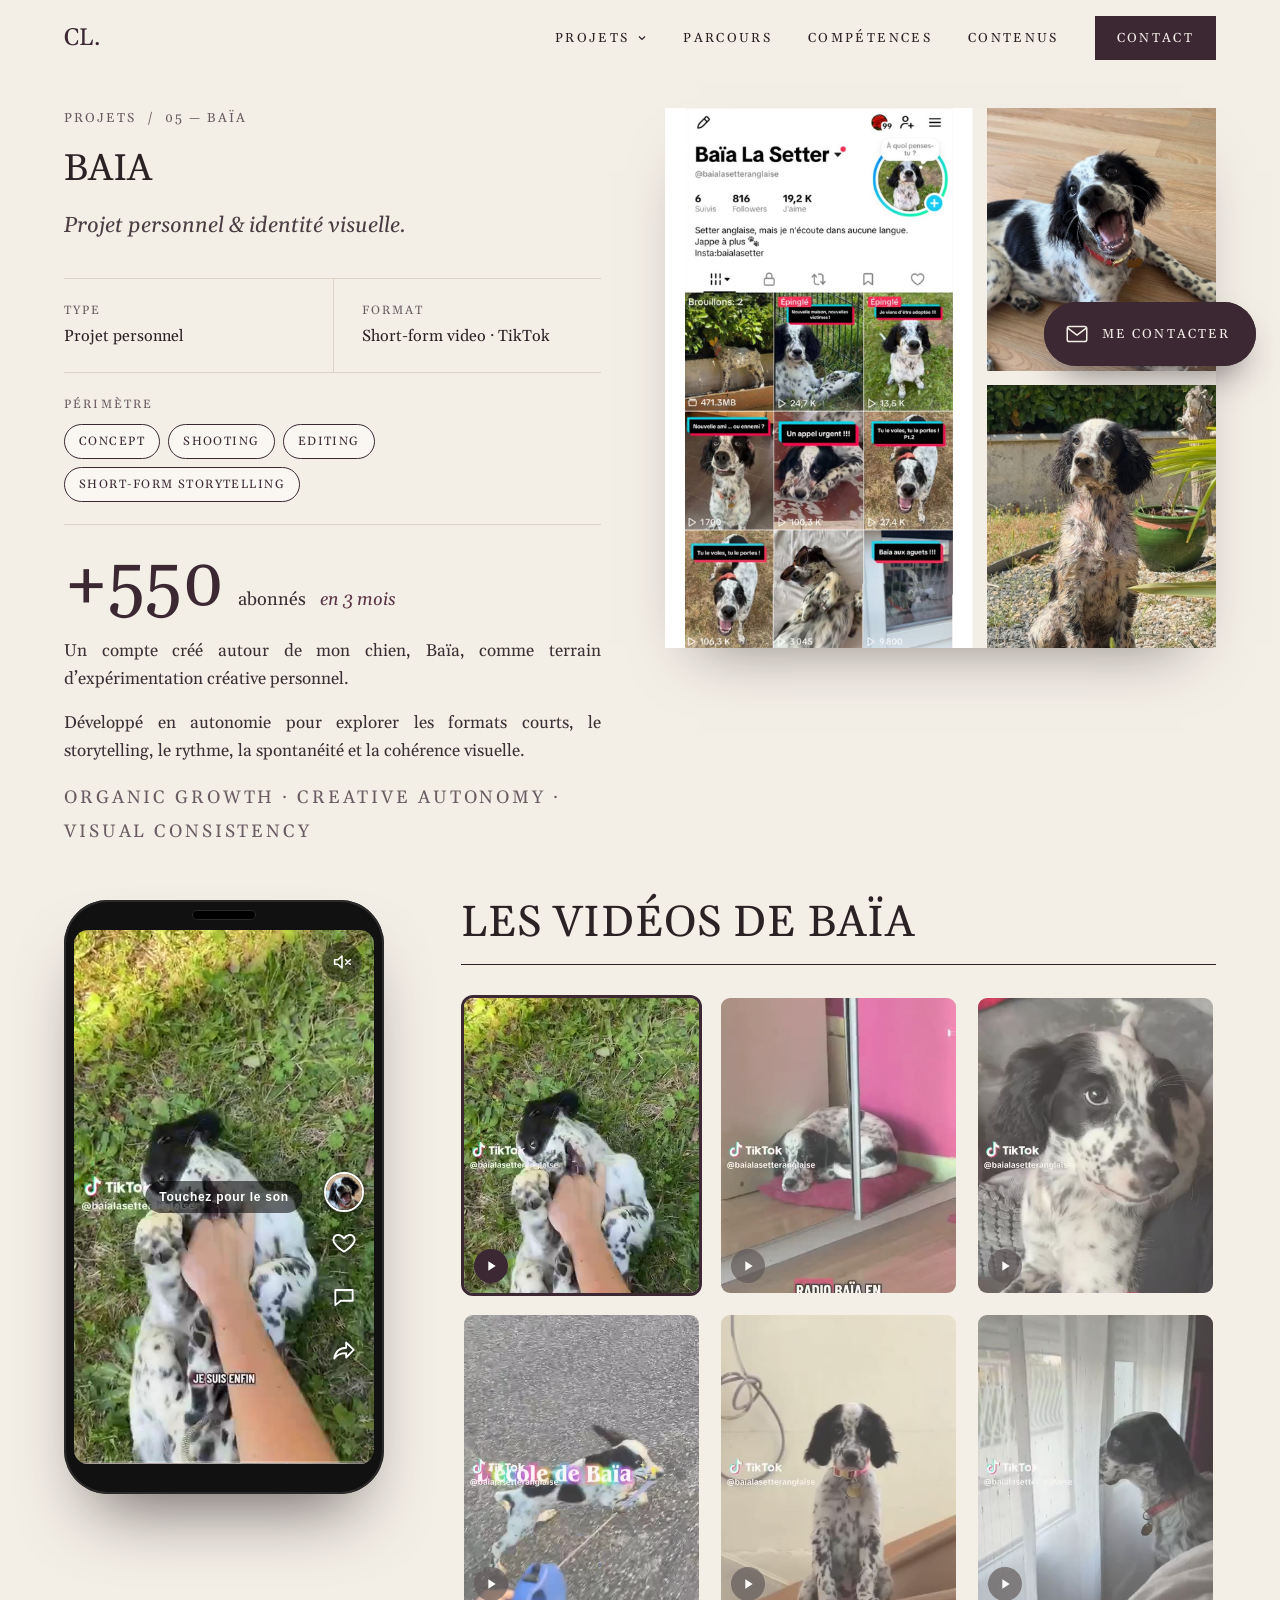
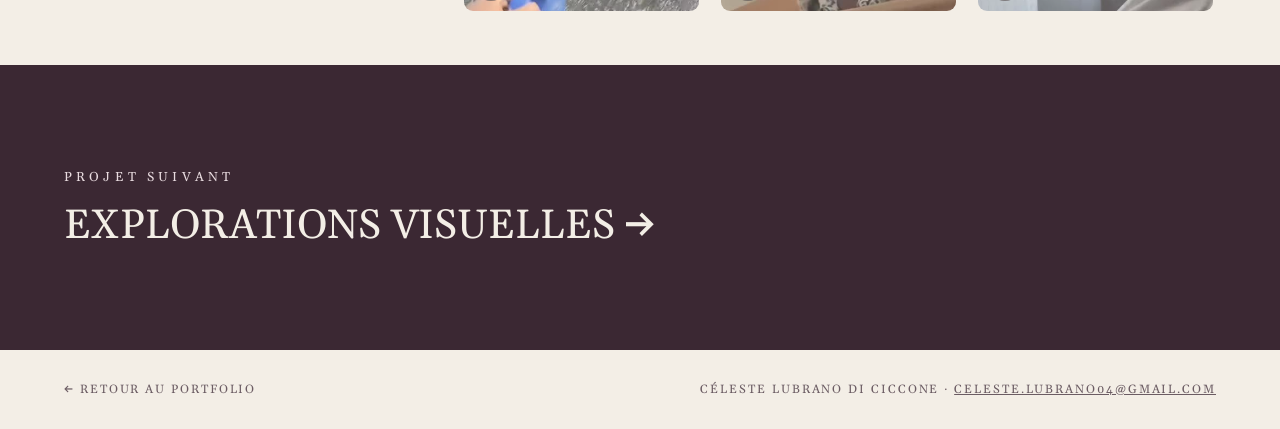
<file: projets/baia.html>
<!doctype html>
<html lang="fr">
<head>
<meta charset="utf-8">
<meta name="viewport" content="width=device-width, initial-scale=1">
<title>Baïa — Personal content project — Céleste Lubrano di Ciccone</title>
<meta name="description" content="Compte créé autour de Baïa, terrain d’expérimentation créative : 550+ abonnés en 3 mois.">
<meta property="og:image" content="../assets/img/baia-tiktok.jpg">
<link rel="icon" href="data:image/svg+xml,%3Csvg xmlns='http://www.w3.org/2000/svg' viewBox='0 0 64 64'%3E%3Crect width='64' height='64' fill='%233B2833'/%3E%3Ctext x='32' y='42' font-family='Georgia' font-size='26' fill='%23F3EEE6' text-anchor='middle'%3ECL.%3C/text%3E%3C/svg%3E">
<link rel="preconnect" href="https://fonts.googleapis.com">
<link rel="preconnect" href="https://fonts.gstatic.com" crossorigin>
<link href="https://fonts.googleapis.com/css2?family=Gelasio:ital,wght@0,400;0,700;1,400&display=swap" rel="stylesheet">
<link rel="stylesheet" href="../assets/css/style.css?v=11">
<script>document.documentElement.classList.add('js')</script>
</head>
<body class="p-page">
<div class="curtain" aria-hidden="true"><span>CL.</span></div>
<div class="cursor" aria-hidden="true"><span></span></div>
<header class="header">
  <div class="wrap">
    <a class="logo" href="../index.html" aria-label="Retour à l’accueil">CL.</a>
    <nav class="nav" aria-label="Navigation principale">
      <div class="nav-drop"><a class="nav-drop-btn" href="../index.html#projets" aria-haspopup="true">Projets<svg width="10" height="10" viewBox="0 0 10 10" aria-hidden="true"><path d="M2 3.5l3 3 3-3" fill="none" stroke="currentColor" stroke-width="1.2"/></svg></a><div class="drop-menu"><a class="drop-item" href="rituals-yozakura.html"><img src="../assets/img/yozakura-kv.jpg" alt="" style="object-position:50% 62%"><span class="drop-num">01</span><span class="drop-name">Rituals Yozakura</span></a><a class="drop-item" href="gisou.html"><img src="../assets/img/thumb-gisou.jpg" alt="" style="object-position:50% 50%"><span class="drop-num">02</span><span class="drop-name">Gisou — The Nightmare</span></a><a class="drop-item" href="beauty-content.html"><img src="../assets/img/rituals-foam.jpg" alt="" style="object-position:50% 56%"><span class="drop-num">03</span><span class="drop-name">Beauty Content</span></a><a class="drop-item" href="hotellerie-lifestyle.html"><img src="../assets/img/restaurant.jpg" alt="" style="object-position:50% 50%"><span class="drop-num">04</span><span class="drop-name">Hôtellerie &amp; lifestyle</span></a><a class="drop-item" href="baia.html"><img src="../assets/img/thumb-baia.jpg" alt="" style="object-position:50% 50%"><span class="drop-num">05</span><span class="drop-name">Baïa</span></a><a class="drop-item" href="explorations-visuelles.html"><img src="../assets/img/thumb-explo.jpg" alt="" style="object-position:50% 50%"><span class="drop-num">06</span><span class="drop-name">Explorations visuelles</span></a></div></div>
      <a href="../index.html#parcours">Parcours</a>
      <a href="../index.html#competences">Compétences</a>
      <a href="../index.html#contenus">Contenus</a>
      <a class="nav-cta" href="../index.html#contact">Contact</a>
    </nav>
    <button class="burger" type="button" aria-label="Ouvrir le menu" aria-expanded="false"><span></span><span></span></button>
  </div>
</header>
<div class="mobile-menu">
  <a href="../index.html">Accueil</a>
  <a href="../index.html#projets">Projets</a>
  <a href="../index.html#parcours">Parcours</a>
  <a href="../index.html#contenus">Contenus</a>
  <a href="../index.html#contact">Contact</a>
  <small>CÉLESTE LUBRANO DI CICCONE · LYON</small>
</div>
<main>
<section class="p-hero">
  <div class="wrap p-hero-grid tall">
    <div class="p-hero-txt">
      <div class="crumb rv"><a href="../index.html#projets">Projets</a><span>/</span><span>05 — Baïa</span></div>
      <h1><span class="line"><span>Baïa</span></span></h1>
      <p class="p-sub rv" style="--d:.4s">Projet personnel &amp; identité visuelle.</p>
      <div class="meta rv" style="--d:.5s"><div><span>Type</span>Projet personnel</div><div><span>Format</span>Short-form video · TikTok</div><div class="meta-full"><span>Périmètre</span><div class="chips"><span class="chip">Concept</span><span class="chip">Shooting</span><span class="chip">Editing</span><span class="chip">Short-form storytelling</span></div></div></div>
    <div class="hero-quote baia-stats"><p class="stat-line rv"><span class="stat">+550</span> abonnés <em>en 3&nbsp;mois</em></p><p class="rv">Un compte créé autour de mon chien, Baïa, comme terrain d’expérimentation créative personnel.</p><p class="rv">Développé en autonomie pour explorer les formats courts, le storytelling, le rythme, la spontanéité et la cohérence&nbsp;visuelle.</p><p class="rv caps" style="color:var(--gris);line-height:1.9">Organic growth · Creative autonomy · Visual consistency</p></div></div>
    <div class="p-hero-visual baia-visual"><div class="zoom rv-img bv-tk" data-open data-cursor="VOIR"><img src="../assets/img/baia-tiktok.jpg?v=2" alt="Profil TikTok Baïa La Setter : 816 followers, 19,2 K j’aime"></div><div class="bv-col"><div class="zoom rv-img" data-open data-cursor="VOIR" style="--d:.12s"><img src="../assets/img/baia-chien-2.jpg" alt="Baïa allongée, la gueule ouverte" style="object-position:50% 40%"></div><div class="zoom rv-img" data-open data-cursor="VOIR" style="--d:.24s"><img src="../assets/img/baia-chien.jpg" alt="Baïa assise dans le jardin, toute sale" style="object-position:50% 30%"></div></div></div>
  </div>
</section>
<section class="section tt-section"><div class="wrap tt-wrap"><div class="tt-stage rv"><div class="tt-phone" data-tt tabindex="0" aria-label="Vidéos de Baïa, façon TikTok">
      <span class="tt-notch" aria-hidden="true"></span><div class="tt-screen">
        <video class="tt-vid on" muted loop playsinline preload="metadata" poster="../assets/img/poster-baia-6.jpg?v=2" src="../assets/video/baia-6.mp4"></video><video class="tt-vid" muted loop playsinline preload="none" poster="../assets/img/poster-baia-1.jpg?v=2" src="../assets/video/baia-1.mp4"></video><video class="tt-vid" muted loop playsinline preload="none" poster="../assets/img/poster-baia-2.jpg?v=2" src="../assets/video/baia-2.mp4"></video><video class="tt-vid" muted loop playsinline preload="none" poster="../assets/img/poster-baia-3.jpg?v=2" src="../assets/video/baia-3.mp4"></video><video class="tt-vid" muted loop playsinline preload="none" poster="../assets/img/poster-baia-4.jpg?v=2" src="../assets/video/baia-4.mp4"></video><video class="tt-vid" muted loop playsinline preload="none" poster="../assets/img/poster-baia-5.jpg?v=2" src="../assets/video/baia-5.mp4"></video>
        
        <button class="tt-sound" type="button" aria-label="Activer le son" data-tt-sound><span class="tt-off"><svg width="22" height="22" viewBox="0 0 24 24" fill="none" stroke="currentColor" stroke-width="1.7" stroke-linecap="round" stroke-linejoin="round" aria-hidden="true"><path d="M4 9.5h3.5L12 5.5v13l-4.5-4H4z"/><path d="M16 9.5l5 5M21 9.5l-5 5"/></svg></span><span class="tt-on"><svg width="22" height="22" viewBox="0 0 24 24" fill="none" stroke="currentColor" stroke-width="1.7" stroke-linecap="round" stroke-linejoin="round" aria-hidden="true"><path d="M4 9.5h3.5L12 5.5v13l-4.5-4H4z"/><path d="M16 9a4 4 0 0 1 0 6M18.5 6.5a7.5 7.5 0 0 1 0 11"/></svg></span></button>
        <div class="tt-side" aria-hidden="true"><span class="tt-av"><img src="../assets/img/thumb-baia.jpg" alt=""></span><span><svg width="26" height="26" viewBox="0 0 24 24" fill="none" stroke="currentColor" stroke-width="1.7" stroke-linecap="round" stroke-linejoin="round" aria-hidden="true"><path d="M12 20s-7-4.4-9.2-8.7C1.3 8.2 3 4.5 6.6 4.5c2.1 0 3.6 1.2 5.4 3.2 1.8-2 3.3-3.2 5.4-3.2 3.6 0 5.3 3.7 3.8 6.8C19 15.6 12 20 12 20z"/></svg></span><span><svg width="26" height="26" viewBox="0 0 24 24" fill="none" stroke="currentColor" stroke-width="1.7" stroke-linecap="round" stroke-linejoin="round" aria-hidden="true"><path d="M4 5.5h16v10H9l-5 4z"/></svg></span><span><svg width="26" height="26" viewBox="0 0 24 24" fill="none" stroke="currentColor" stroke-width="1.7" stroke-linecap="round" stroke-linejoin="round" aria-hidden="true"><path d="M14 4l7 7-7 7v-4c-6 0-9 2-11 5 1-6 4-10 11-10z"/></svg></span></div>
        
        <div class="tt-bar" aria-hidden="true"><i></i></div>
        <span class="tt-tap" aria-hidden="true">Touchez pour le son</span>
      </div>
    </div></div><div class="tt-intro"><div class="sec-head" style="margin-bottom:0"><div class="sec-title rv"><h2>Les vidéos de Baïa</h2></div><div class="rule"></div></div><div class="tt-thumbs"><button type="button" class="tt-thumb on" data-tt-go="0" aria-label="Vidéo 1"><img src="../assets/img/poster-baia-6.jpg?v=2" alt="" loading="lazy"><span class="tt-play" aria-hidden="true"><svg width="16" height="16" viewBox="0 0 24 24" fill="currentColor"><path d="M8 5v14l11-7z"/></svg></span></button><button type="button" class="tt-thumb" data-tt-go="1" aria-label="Vidéo 2"><img src="../assets/img/poster-baia-1.jpg?v=2" alt="" loading="lazy"><span class="tt-play" aria-hidden="true"><svg width="16" height="16" viewBox="0 0 24 24" fill="currentColor"><path d="M8 5v14l11-7z"/></svg></span></button><button type="button" class="tt-thumb" data-tt-go="2" aria-label="Vidéo 3"><img src="../assets/img/poster-baia-2.jpg?v=2" alt="" loading="lazy"><span class="tt-play" aria-hidden="true"><svg width="16" height="16" viewBox="0 0 24 24" fill="currentColor"><path d="M8 5v14l11-7z"/></svg></span></button><button type="button" class="tt-thumb" data-tt-go="3" aria-label="Vidéo 4"><img src="../assets/img/poster-baia-3.jpg?v=2" alt="" loading="lazy"><span class="tt-play" aria-hidden="true"><svg width="16" height="16" viewBox="0 0 24 24" fill="currentColor"><path d="M8 5v14l11-7z"/></svg></span></button><button type="button" class="tt-thumb" data-tt-go="4" aria-label="Vidéo 5"><img src="../assets/img/poster-baia-4.jpg?v=2" alt="" loading="lazy"><span class="tt-play" aria-hidden="true"><svg width="16" height="16" viewBox="0 0 24 24" fill="currentColor"><path d="M8 5v14l11-7z"/></svg></span></button><button type="button" class="tt-thumb" data-tt-go="5" aria-label="Vidéo 6"><img src="../assets/img/poster-baia-5.jpg?v=2" alt="" loading="lazy"><span class="tt-play" aria-hidden="true"><svg width="16" height="16" viewBox="0 0 24 24" fill="currentColor"><path d="M8 5v14l11-7z"/></svg></span></button></div></div></div></section>
</main>
<a class="next" href="explorations-visuelles.html">
  <div class="wrap"><div class="kicker">Projet suivant</div><h2>Explorations visuelles <span class="arr">→</span></h2></div>
</a>
<div class="p-footer"><a href="../index.html" style="text-decoration:none">← RETOUR AU PORTFOLIO</a><span>CÉLESTE LUBRANO DI CICCONE<i class="pf-dot"> · </i><a href="mailto:celeste.lubrano04@gmail.com?subject=Contact%20depuis%20votre%20portfolio">CELESTE.LUBRANO04@GMAIL.COM</a></span></div>
<div class="lightbox" role="dialog" aria-modal="true" aria-label="Lecteur vidéo">
  <button class="close" type="button" aria-label="Fermer la vidéo">✕</button>
  <video controls playsinline></video>
  <img class="lb-img" alt="" hidden>
</div>
<a class="to-top" href="#" data-top aria-label="Remonter en haut de la page"><svg width="20" height="20" viewBox="0 0 24 24" fill="none" stroke="currentColor" stroke-width="1.6" stroke-linecap="round" stroke-linejoin="round" aria-hidden="true"><path d="M12 19V5M5.5 11.5L12 5l6.5 6.5"/></svg></a>
<a class="bubble" href="../index.html#contact" aria-label="Me contacter">
  <span class="bubble-ico"><svg width="26" height="26" viewBox="0 0 24 24" fill="none" stroke="currentColor" stroke-width="1.4" stroke-linecap="round" stroke-linejoin="round" aria-hidden="true"><rect x="3" y="5" width="18" height="14" rx="2"/><path d="M3.5 6.5l8.5 6.5 8.5-6.5"/></svg></span><span class="bubble-txt">Me contacter</span>
</a>
<script src="../assets/js/main.js?v=11"></script>
</body>
</html>
</file>
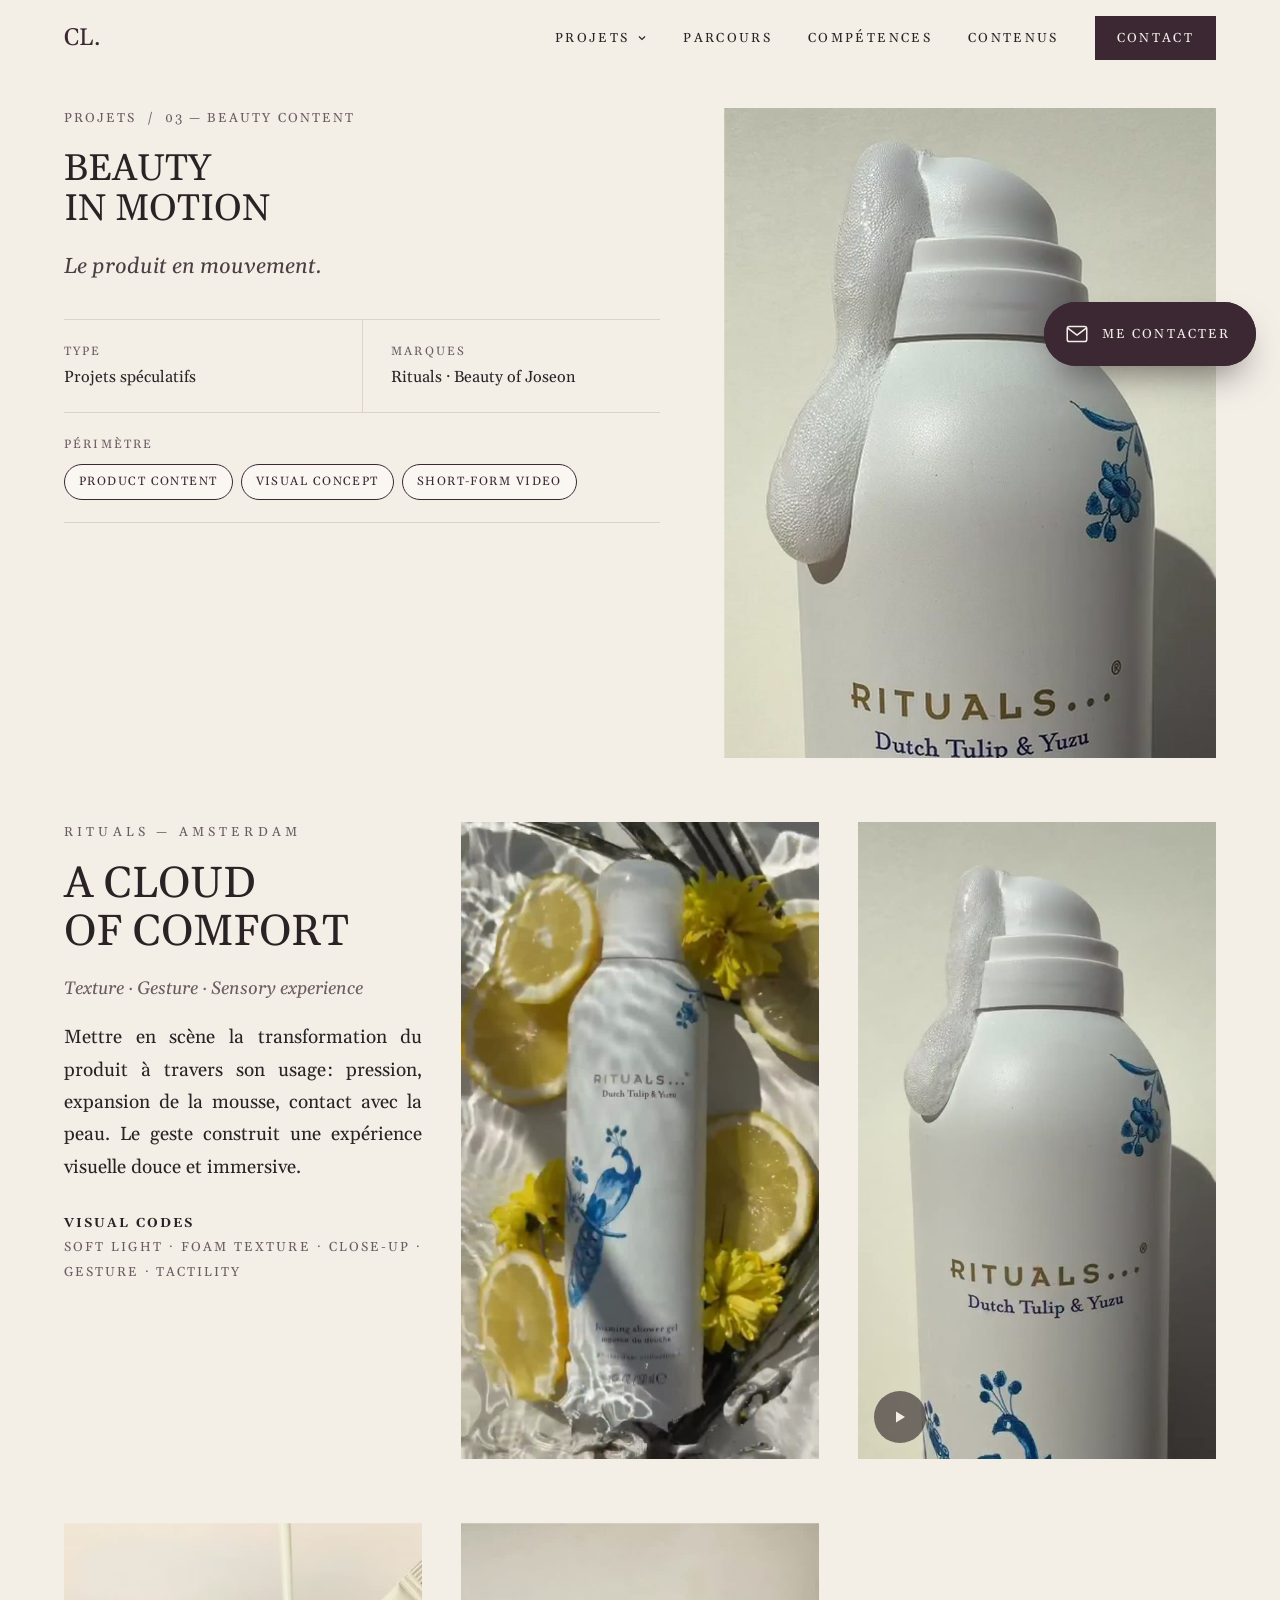
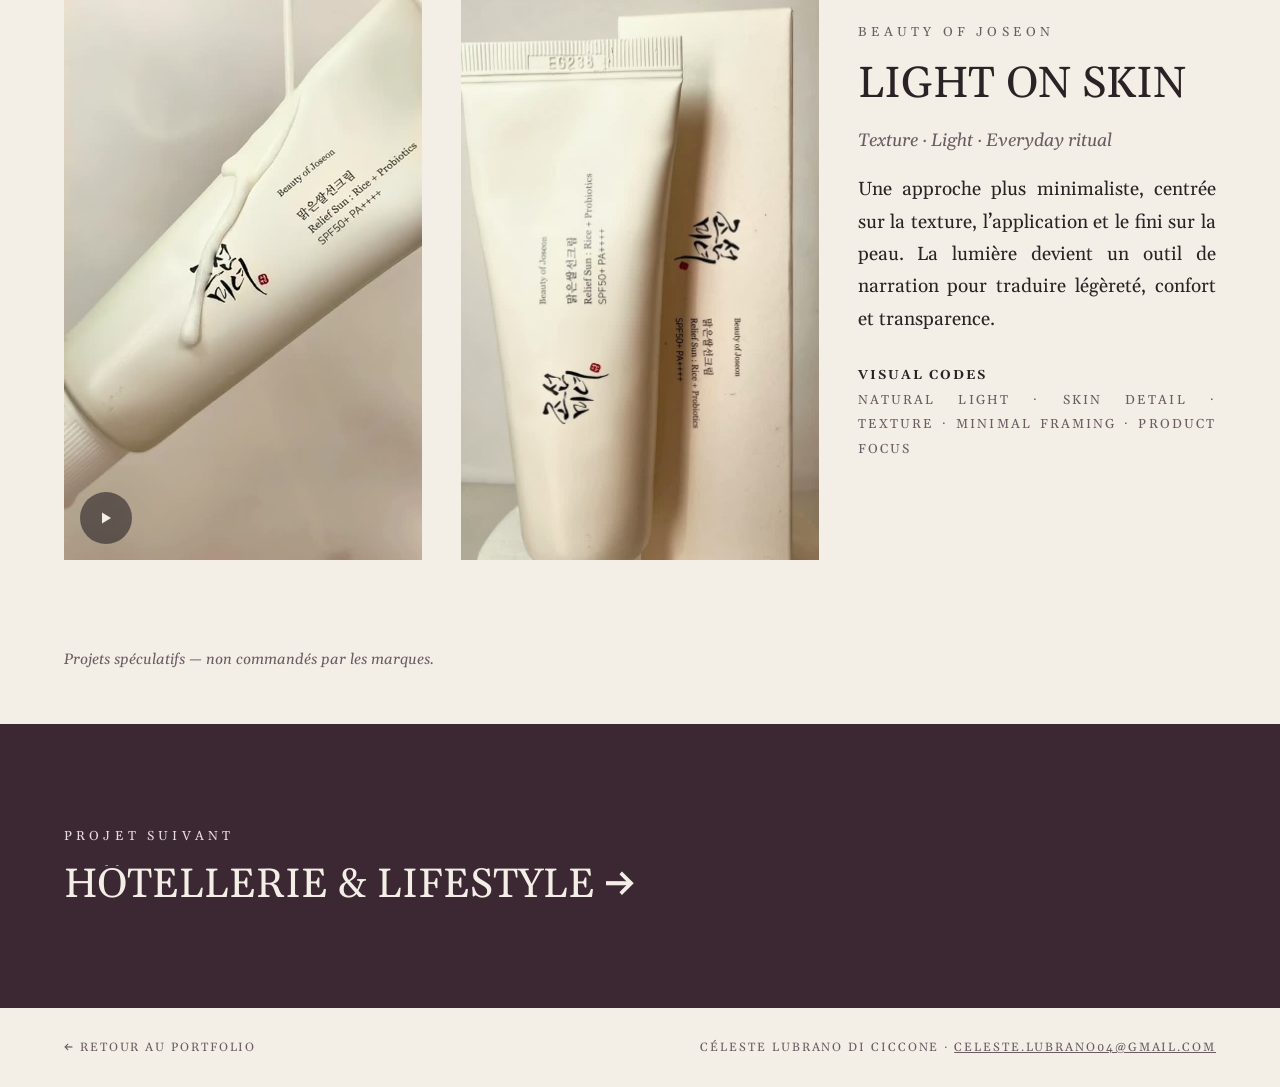
<file: projets/beauty-content.html>
<!doctype html>
<html lang="fr">
<head>
<meta charset="utf-8">
<meta name="viewport" content="width=device-width, initial-scale=1">
<title>Beauty Content — Beauty in Motion — Céleste Lubrano di Ciccone</title>
<meta name="description" content="Contenus vidéo courts beauté : Rituals Amsterdam et Beauty of Joseon (projets spéculatifs).">
<meta property="og:image" content="../assets/img/rituals-foam.jpg">
<link rel="icon" href="data:image/svg+xml,%3Csvg xmlns='http://www.w3.org/2000/svg' viewBox='0 0 64 64'%3E%3Crect width='64' height='64' fill='%233B2833'/%3E%3Ctext x='32' y='42' font-family='Georgia' font-size='26' fill='%23F3EEE6' text-anchor='middle'%3ECL.%3C/text%3E%3C/svg%3E">
<link rel="preconnect" href="https://fonts.googleapis.com">
<link rel="preconnect" href="https://fonts.gstatic.com" crossorigin>
<link href="https://fonts.googleapis.com/css2?family=Gelasio:ital,wght@0,400;0,700;1,400&display=swap" rel="stylesheet">
<link rel="stylesheet" href="../assets/css/style.css?v=11">
<script>document.documentElement.classList.add('js')</script>
</head>
<body class="p-page">
<div class="curtain" aria-hidden="true"><span>CL.</span></div>
<div class="cursor" aria-hidden="true"><span></span></div>
<header class="header">
  <div class="wrap">
    <a class="logo" href="../index.html" aria-label="Retour à l’accueil">CL.</a>
    <nav class="nav" aria-label="Navigation principale">
      <div class="nav-drop"><a class="nav-drop-btn" href="../index.html#projets" aria-haspopup="true">Projets<svg width="10" height="10" viewBox="0 0 10 10" aria-hidden="true"><path d="M2 3.5l3 3 3-3" fill="none" stroke="currentColor" stroke-width="1.2"/></svg></a><div class="drop-menu"><a class="drop-item" href="rituals-yozakura.html"><img src="../assets/img/yozakura-kv.jpg" alt="" style="object-position:50% 62%"><span class="drop-num">01</span><span class="drop-name">Rituals Yozakura</span></a><a class="drop-item" href="gisou.html"><img src="../assets/img/thumb-gisou.jpg" alt="" style="object-position:50% 50%"><span class="drop-num">02</span><span class="drop-name">Gisou — The Nightmare</span></a><a class="drop-item" href="beauty-content.html"><img src="../assets/img/rituals-foam.jpg" alt="" style="object-position:50% 56%"><span class="drop-num">03</span><span class="drop-name">Beauty Content</span></a><a class="drop-item" href="hotellerie-lifestyle.html"><img src="../assets/img/restaurant.jpg" alt="" style="object-position:50% 50%"><span class="drop-num">04</span><span class="drop-name">Hôtellerie &amp; lifestyle</span></a><a class="drop-item" href="baia.html"><img src="../assets/img/thumb-baia.jpg" alt="" style="object-position:50% 50%"><span class="drop-num">05</span><span class="drop-name">Baïa</span></a><a class="drop-item" href="explorations-visuelles.html"><img src="../assets/img/thumb-explo.jpg" alt="" style="object-position:50% 50%"><span class="drop-num">06</span><span class="drop-name">Explorations visuelles</span></a></div></div>
      <a href="../index.html#parcours">Parcours</a>
      <a href="../index.html#competences">Compétences</a>
      <a href="../index.html#contenus">Contenus</a>
      <a class="nav-cta" href="../index.html#contact">Contact</a>
    </nav>
    <button class="burger" type="button" aria-label="Ouvrir le menu" aria-expanded="false"><span></span><span></span></button>
  </div>
</header>
<div class="mobile-menu">
  <a href="../index.html">Accueil</a>
  <a href="../index.html#projets">Projets</a>
  <a href="../index.html#parcours">Parcours</a>
  <a href="../index.html#contenus">Contenus</a>
  <a href="../index.html#contact">Contact</a>
  <small>CÉLESTE LUBRANO DI CICCONE · LYON</small>
</div>
<main>
<section class="p-hero">
  <div class="wrap p-hero-grid tall">
    <div class="p-hero-txt">
      <div class="crumb rv"><a href="../index.html#projets">Projets</a><span>/</span><span>03 — Beauty Content</span></div>
      <h1><span class="line"><span>Beauty</span></span><span class="line"><span>in Motion</span></span></h1>
      <p class="p-sub rv" style="--d:.4s">Le produit en mouvement.</p>
      <div class="meta rv" style="--d:.5s"><div><span>Type</span>Projets spéculatifs</div><div><span>Marques</span>Rituals · Beauty of Joseon</div><div class="meta-full"><span>Périmètre</span><div class="chips"><span class="chip">Product content</span><span class="chip">Visual concept</span><span class="chip">Short-form video</span></div></div></div>
    </div>
    <div class="p-hero-visual m-only zoom" data-open><video data-auto muted loop playsinline preload="metadata" poster="../assets/img/poster-rituals-mousse.jpg" src="../assets/video/rituals-mousse.mp4"></video><button class="play" type="button" data-open-video="../assets/video/rituals-mousse.mp4" aria-label="Regarder la vidéo Rituals avec le son"><svg width="14" height="14" viewBox="0 0 14 14" aria-hidden="true"><path d="M3 1.5v11l9-5.5z" fill="#F3EEE6"/></svg></button></div><div class="p-hero-visual is-916 d-only zoom rv-img" data-open data-cursor="VOIR" style="aspect-ratio:696/920"><img src="../assets/img/beauty-hero.jpg?v=2" alt="Mousse qui dégouline d’une bombe Rituals Dutch Tulip &amp; Yuzu" style="object-position:50% 50%"></div>
  </div>
</section>
<section class="section" style="padding-top:64px"><div class="wrap" style="display:grid;grid-template-columns:repeat(auto-fit,minmax(min(100%,260px),1fr));gap:clamp(20px,3vw,40px);align-items:start"><div style="display:flex;flex-direction:column;gap:18px"><div class="kicker rv">Rituals — Amsterdam</div><h2 class="rv" style="font-size:clamp(30px,3.4vw,46px);text-transform:uppercase;line-height:1.1">A Cloud of Comfort</h2><p class="rv it" style="font-size:18px;color:var(--gris)">Texture · Gesture · Sensory experience</p><p class="rv" style="font-size:19px;line-height:1.7;max-width:40ch">Mettre en scène la transformation du produit à travers son usage&#8239;: pression, expansion de la mousse, contact avec la peau. Le geste construit une expérience visuelle douce et&nbsp;immersive.</p><p class="rv" style="font-size:13px;letter-spacing:.16em;text-transform:uppercase;color:var(--gris);line-height:1.9;margin-top:10px"><strong style="color:var(--encre)">Visual codes</strong><br>Soft light · Foam texture · Close-up · Gesture · Tactility</p></div><div class="zoom rv-img" data-open data-cursor="VOIR" style="aspect-ratio:9/16"><img src="../assets/img/rituals-foam.jpg" alt="Mousse de douche Rituals Dutch Tulip &amp; Yuzu entourée de citrons" loading="lazy"></div><div class="rv-img d-only"><div class="zoom" data-open data-cursor="VOIR" style="aspect-ratio:9/16"><video data-auto muted loop playsinline preload="metadata" poster="../assets/img/poster-rituals-mousse.jpg" src="../assets/video/rituals-mousse.mp4"></video><button class="play" type="button" data-open-video="../assets/video/rituals-mousse.mp4" aria-label="Regarder la vidéo Rituals avec le son" style="position:absolute;left:16px;bottom:16px;width:52px;height:52px;border-radius:50%;background:rgba(43,34,38,.6);border:0;display:flex;align-items:center;justify-content:center;cursor:pointer"><svg width="14" height="14" viewBox="0 0 14 14" aria-hidden="true"><path d="M3 1.5v11l9-5.5z" fill="#F3EEE6"/></svg></button></div></div></div></section>
<section class="section"><div class="wrap" style="display:grid;grid-template-columns:repeat(auto-fit,minmax(min(100%,260px),1fr));gap:clamp(20px,3vw,40px);align-items:center"><div class="rv-img boj-vid"><div class="zoom" data-open data-cursor="VOIR" style="aspect-ratio:9/16"><video data-auto muted loop playsinline preload="metadata" poster="../assets/img/poster-beauty-of-joseon.jpg" src="../assets/video/beauty-of-joseon.mp4"></video><button class="play" type="button" data-open-video="../assets/video/beauty-of-joseon.mp4" aria-label="Regarder la vidéo Beauty of Joseon avec le son" style="position:absolute;left:16px;bottom:16px;width:52px;height:52px;border-radius:50%;background:rgba(43,34,38,.6);border:0;display:flex;align-items:center;justify-content:center;cursor:pointer"><svg width="14" height="14" viewBox="0 0 14 14" aria-hidden="true"><path d="M3 1.5v11l9-5.5z" fill="#F3EEE6"/></svg></button></div></div><div class="zoom rv-img" data-open data-cursor="VOIR" style="aspect-ratio:9/16"><img src="../assets/img/boj-tube.jpg" alt="Tube de crème solaire Beauty of Joseon" loading="lazy"></div><div class="boj-txt" style="display:flex;flex-direction:column;gap:18px"><div class="kicker rv">Beauty of Joseon</div><h2 class="rv" style="font-size:clamp(30px,3.4vw,46px);text-transform:uppercase;line-height:1.1">Light on Skin</h2><p class="rv it" style="font-size:18px;color:var(--gris)">Texture · Light · Everyday ritual</p><p class="rv" style="font-size:19px;line-height:1.7;max-width:40ch">Une approche plus minimaliste, centrée sur la texture, l’application et le fini sur la peau. La lumière devient un outil de narration pour traduire légèreté, confort et&nbsp;transparence.</p><p class="rv" style="font-size:13px;letter-spacing:.16em;text-transform:uppercase;color:var(--gris);line-height:1.9;margin-top:10px"><strong style="color:var(--encre)">Visual codes</strong><br>Natural light · Skin detail · Texture · Minimal framing · Product focus</p></div></div></section>
<section class="section"><div class="wrap"><p class="spec rv">Projets spéculatifs — non commandés par les marques.</p></div></section>
</main>
<a class="next" href="hotellerie-lifestyle.html">
  <div class="wrap"><div class="kicker">Projet suivant</div><h2>Hôtellerie &amp; lifestyle <span class="arr">→</span></h2></div>
</a>
<div class="p-footer"><a href="../index.html" style="text-decoration:none">← RETOUR AU PORTFOLIO</a><span>CÉLESTE LUBRANO DI CICCONE<i class="pf-dot"> · </i><a href="mailto:celeste.lubrano04@gmail.com?subject=Contact%20depuis%20votre%20portfolio">CELESTE.LUBRANO04@GMAIL.COM</a></span></div>
<div class="lightbox" role="dialog" aria-modal="true" aria-label="Lecteur vidéo">
  <button class="close" type="button" aria-label="Fermer la vidéo">✕</button>
  <video controls playsinline></video>
  <img class="lb-img" alt="" hidden>
</div>
<a class="to-top" href="#" data-top aria-label="Remonter en haut de la page"><svg width="20" height="20" viewBox="0 0 24 24" fill="none" stroke="currentColor" stroke-width="1.6" stroke-linecap="round" stroke-linejoin="round" aria-hidden="true"><path d="M12 19V5M5.5 11.5L12 5l6.5 6.5"/></svg></a>
<a class="bubble" href="../index.html#contact" aria-label="Me contacter">
  <span class="bubble-ico"><svg width="26" height="26" viewBox="0 0 24 24" fill="none" stroke="currentColor" stroke-width="1.4" stroke-linecap="round" stroke-linejoin="round" aria-hidden="true"><rect x="3" y="5" width="18" height="14" rx="2"/><path d="M3.5 6.5l8.5 6.5 8.5-6.5"/></svg></span><span class="bubble-txt">Me contacter</span>
</a>
<script src="../assets/js/main.js?v=11"></script>
</body>
</html>
</file>
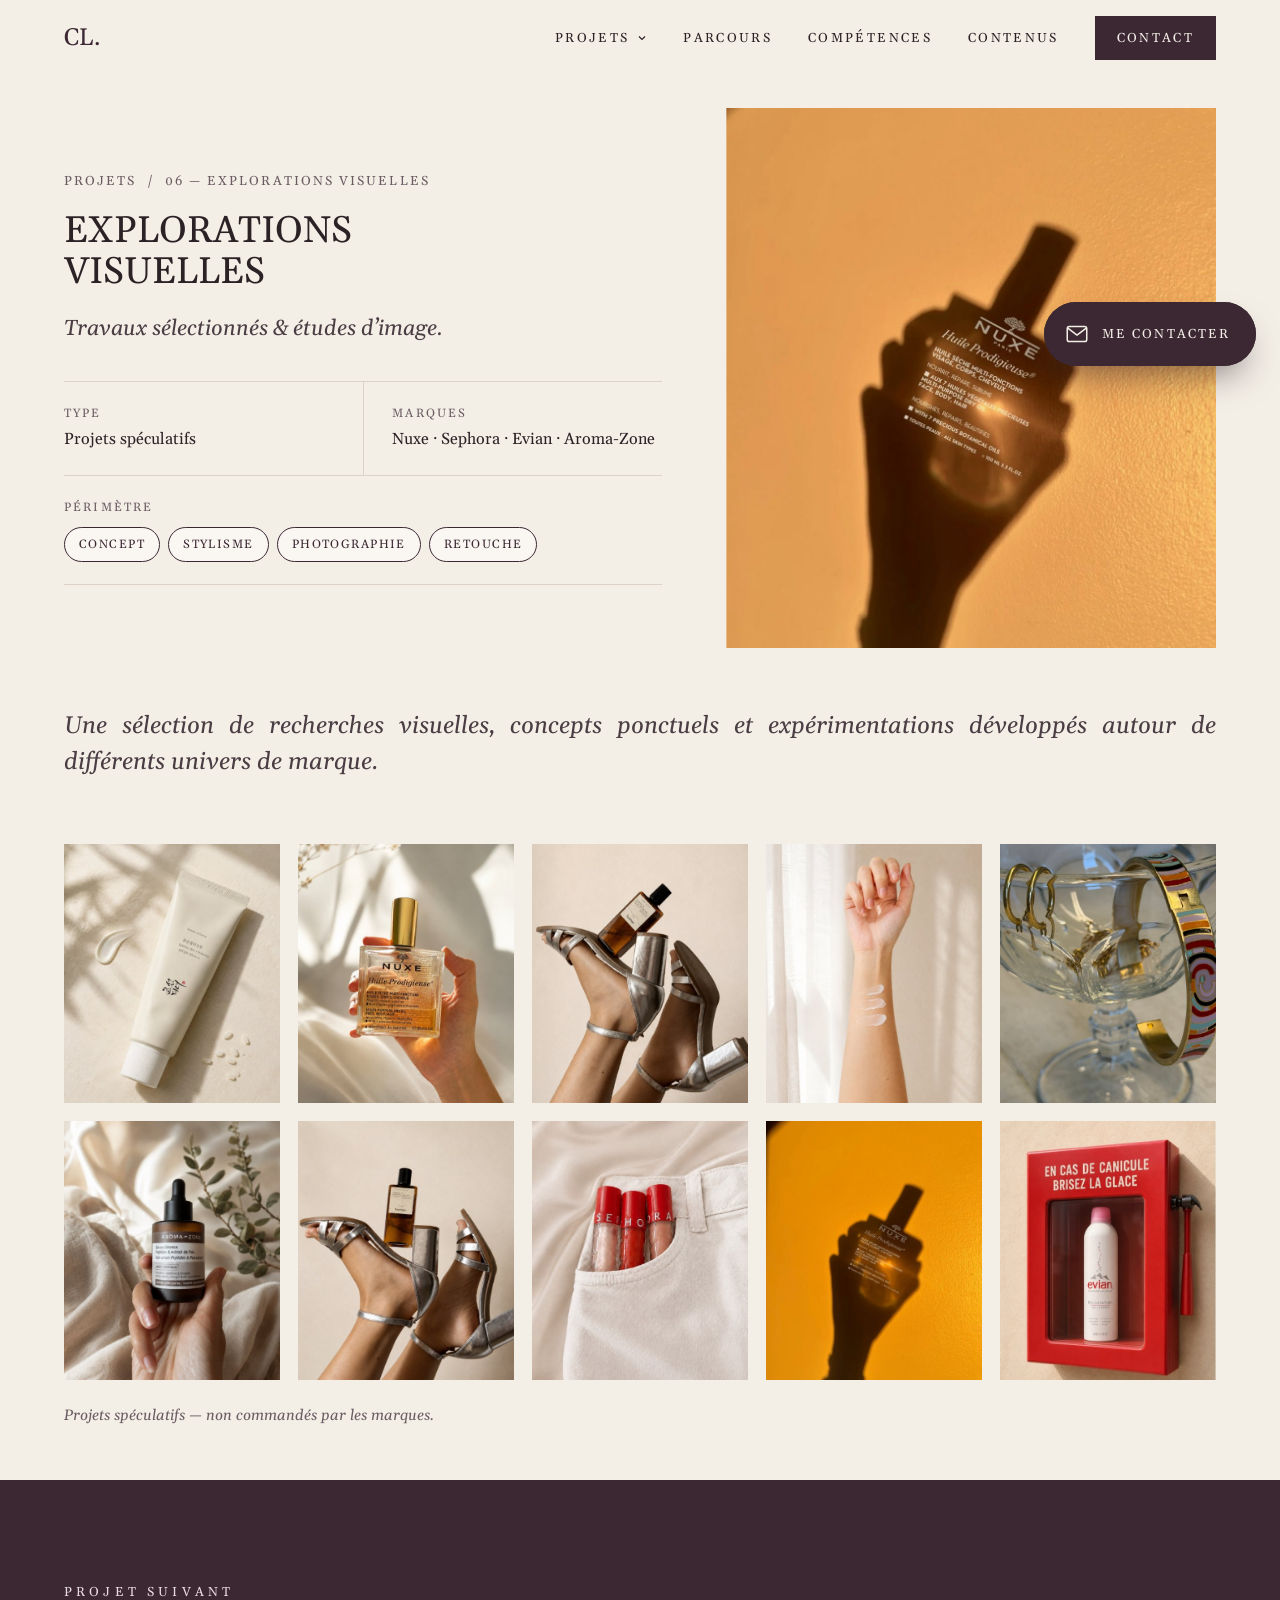
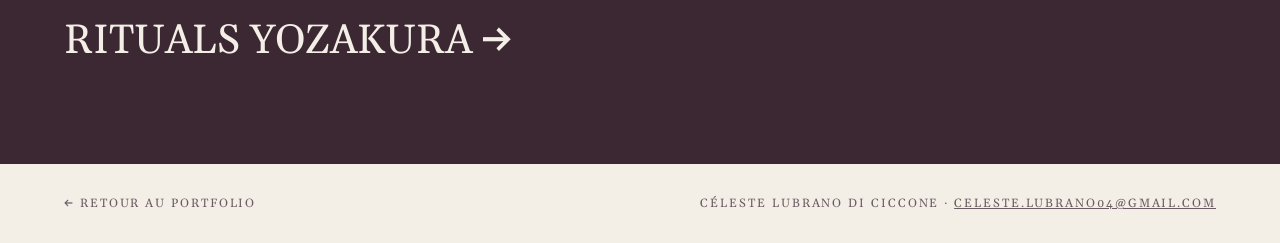
<file: projets/explorations-visuelles.html>
<!doctype html>
<html lang="fr">
<head>
<meta charset="utf-8">
<meta name="viewport" content="width=device-width, initial-scale=1">
<title>Explorations visuelles — Selected works — Céleste Lubrano di Ciccone</title>
<meta name="description" content="Recherches visuelles, concepts et études d’image autour de différents univers de marque.">
<meta property="og:image" content="../assets/img/nuxe-ombre.jpg">
<link rel="icon" href="data:image/svg+xml,%3Csvg xmlns='http://www.w3.org/2000/svg' viewBox='0 0 64 64'%3E%3Crect width='64' height='64' fill='%233B2833'/%3E%3Ctext x='32' y='42' font-family='Georgia' font-size='26' fill='%23F3EEE6' text-anchor='middle'%3ECL.%3C/text%3E%3C/svg%3E">
<link rel="preconnect" href="https://fonts.googleapis.com">
<link rel="preconnect" href="https://fonts.gstatic.com" crossorigin>
<link href="https://fonts.googleapis.com/css2?family=Gelasio:ital,wght@0,400;0,700;1,400&display=swap" rel="stylesheet">
<link rel="stylesheet" href="../assets/css/style.css?v=11">
<script>document.documentElement.classList.add('js')</script>
</head>
<body class="p-page">
<div class="curtain" aria-hidden="true"><span>CL.</span></div>
<div class="cursor" aria-hidden="true"><span></span></div>
<header class="header">
  <div class="wrap">
    <a class="logo" href="../index.html" aria-label="Retour à l’accueil">CL.</a>
    <nav class="nav" aria-label="Navigation principale">
      <div class="nav-drop"><a class="nav-drop-btn" href="../index.html#projets" aria-haspopup="true">Projets<svg width="10" height="10" viewBox="0 0 10 10" aria-hidden="true"><path d="M2 3.5l3 3 3-3" fill="none" stroke="currentColor" stroke-width="1.2"/></svg></a><div class="drop-menu"><a class="drop-item" href="rituals-yozakura.html"><img src="../assets/img/yozakura-kv.jpg" alt="" style="object-position:50% 62%"><span class="drop-num">01</span><span class="drop-name">Rituals Yozakura</span></a><a class="drop-item" href="gisou.html"><img src="../assets/img/thumb-gisou.jpg" alt="" style="object-position:50% 50%"><span class="drop-num">02</span><span class="drop-name">Gisou — The Nightmare</span></a><a class="drop-item" href="beauty-content.html"><img src="../assets/img/rituals-foam.jpg" alt="" style="object-position:50% 56%"><span class="drop-num">03</span><span class="drop-name">Beauty Content</span></a><a class="drop-item" href="hotellerie-lifestyle.html"><img src="../assets/img/restaurant.jpg" alt="" style="object-position:50% 50%"><span class="drop-num">04</span><span class="drop-name">Hôtellerie &amp; lifestyle</span></a><a class="drop-item" href="baia.html"><img src="../assets/img/thumb-baia.jpg" alt="" style="object-position:50% 50%"><span class="drop-num">05</span><span class="drop-name">Baïa</span></a><a class="drop-item" href="explorations-visuelles.html"><img src="../assets/img/thumb-explo.jpg" alt="" style="object-position:50% 50%"><span class="drop-num">06</span><span class="drop-name">Explorations visuelles</span></a></div></div>
      <a href="../index.html#parcours">Parcours</a>
      <a href="../index.html#competences">Compétences</a>
      <a href="../index.html#contenus">Contenus</a>
      <a class="nav-cta" href="../index.html#contact">Contact</a>
    </nav>
    <button class="burger" type="button" aria-label="Ouvrir le menu" aria-expanded="false"><span></span><span></span></button>
  </div>
</header>
<div class="mobile-menu">
  <a href="../index.html">Accueil</a>
  <a href="../index.html#projets">Projets</a>
  <a href="../index.html#parcours">Parcours</a>
  <a href="../index.html#contenus">Contenus</a>
  <a href="../index.html#contact">Contact</a>
  <small>CÉLESTE LUBRANO DI CICCONE · LYON</small>
</div>
<main>
<section class="p-hero">
  <div class="wrap p-hero-grid">
    <div class="p-hero-txt">
      <div class="crumb rv"><a href="../index.html#projets">Projets</a><span>/</span><span>06 — Explorations visuelles</span></div>
      <h1><span class="line"><span>Explorations</span></span><span class="line"><span>visuelles</span></span></h1>
      <p class="p-sub rv" style="--d:.4s">Travaux sélectionnés &amp; études d’image.</p>
      <div class="meta rv" style="--d:.5s"><div><span>Type</span>Projets spéculatifs</div><div><span>Marques</span>Nuxe · Sephora · Evian · Aroma-Zone</div><div class="meta-full"><span>Périmètre</span><div class="chips"><span class="chip">Concept</span><span class="chip">Stylisme</span><span class="chip">Photographie</span><span class="chip">Retouche</span></div></div></div>
    </div>
    <div class="p-hero-visual zoom rv-img" data-open data-cursor="VOIR"><img src="../assets/img/nuxe-hero.jpg" alt="Ombre d’une main tenant un flacon Nuxe" style="object-position:50% 50%"></div>
  </div>
</section>
<section class="section" style="padding-top:60px"><div class="wrap"><p class="lead rv" style="max-width:none;text-wrap:wrap">Une sélection de recherches visuelles, concepts ponctuels et expérimentations développés autour de différents univers de&nbsp;marque.</p></div></section>
<section class="section"><div class="wrap"><div class="gallery g5" style="--r:5/6"><figure class="rv" style="--d:0.0s"><div class="zoom" data-open data-cursor="VOIR"><img src="../assets/img/explo-01.jpg" alt="Tube de crème et texture sur fond clair" loading="lazy"></div></figure><figure class="rv" style="--d:0.1s"><div class="zoom" data-open data-cursor="VOIR"><img src="../assets/img/explo-02.jpg" alt="Huile Prodigieuse Nuxe tenue en main" loading="lazy"></div></figure><figure class="rv" style="--d:0.2s"><div class="zoom" data-open data-cursor="VOIR"><img src="../assets/img/explo-03.jpg" alt="Flacon de parfum entre deux escarpins" loading="lazy"></div></figure><figure class="rv" style="--d:0.0s"><div class="zoom" data-open data-cursor="VOIR"><img src="../assets/img/explo-04.jpg" alt="Textures de crème sur un avant-bras" loading="lazy"></div></figure><figure class="rv" style="--d:0.1s"><div class="zoom" data-open data-cursor="VOIR"><img src="../assets/img/explo-05.jpg" alt="Bijoux dans une coupe en cristal" loading="lazy"></div></figure><figure class="rv" style="--d:0.2s"><div class="zoom" data-open data-cursor="VOIR"><img src="../assets/img/explo-06.jpg" alt="Sérum tenu dans des draps blancs" loading="lazy"></div></figure><figure class="rv" style="--d:0.0s"><div class="zoom" data-open data-cursor="VOIR"><img src="../assets/img/explo-07.jpg" alt="Flacon tenu entre deux escarpins argentés" loading="lazy"></div></figure><figure class="rv" style="--d:0.1s"><div class="zoom" data-open data-cursor="VOIR"><img src="../assets/img/explo-08.jpg" alt="Rouges à lèvres dans une poche de jean" loading="lazy"></div></figure><figure class="rv" style="--d:0.2s"><div class="zoom" data-open data-cursor="VOIR"><img src="../assets/img/explo-09.jpg" alt="Ombre d’une main tenant un flacon sur fond orange" loading="lazy"></div></figure><figure class="rv" style="--d:0.0s"><div class="zoom" data-open data-cursor="VOIR"><img src="../assets/img/explo-10.jpg" alt="Brumisateur Evian dans un boîtier « brisez la glace »" loading="lazy"></div></figure></div><p class="spec rv" style="margin-top:40px">Projets spéculatifs — non commandés par les marques.</p></div></section>
</main>
<a class="next" href="rituals-yozakura.html">
  <div class="wrap"><div class="kicker">Projet suivant</div><h2>Rituals Yozakura <span class="arr">→</span></h2></div>
</a>
<div class="p-footer"><a href="../index.html" style="text-decoration:none">← RETOUR AU PORTFOLIO</a><span>CÉLESTE LUBRANO DI CICCONE<i class="pf-dot"> · </i><a href="mailto:celeste.lubrano04@gmail.com?subject=Contact%20depuis%20votre%20portfolio">CELESTE.LUBRANO04@GMAIL.COM</a></span></div>
<div class="lightbox" role="dialog" aria-modal="true" aria-label="Lecteur vidéo">
  <button class="close" type="button" aria-label="Fermer la vidéo">✕</button>
  <video controls playsinline></video>
  <img class="lb-img" alt="" hidden>
</div>
<a class="to-top" href="#" data-top aria-label="Remonter en haut de la page"><svg width="20" height="20" viewBox="0 0 24 24" fill="none" stroke="currentColor" stroke-width="1.6" stroke-linecap="round" stroke-linejoin="round" aria-hidden="true"><path d="M12 19V5M5.5 11.5L12 5l6.5 6.5"/></svg></a>
<a class="bubble" href="../index.html#contact" aria-label="Me contacter">
  <span class="bubble-ico"><svg width="26" height="26" viewBox="0 0 24 24" fill="none" stroke="currentColor" stroke-width="1.4" stroke-linecap="round" stroke-linejoin="round" aria-hidden="true"><rect x="3" y="5" width="18" height="14" rx="2"/><path d="M3.5 6.5l8.5 6.5 8.5-6.5"/></svg></span><span class="bubble-txt">Me contacter</span>
</a>
<script src="../assets/js/main.js?v=11"></script>
</body>
</html>
</file>
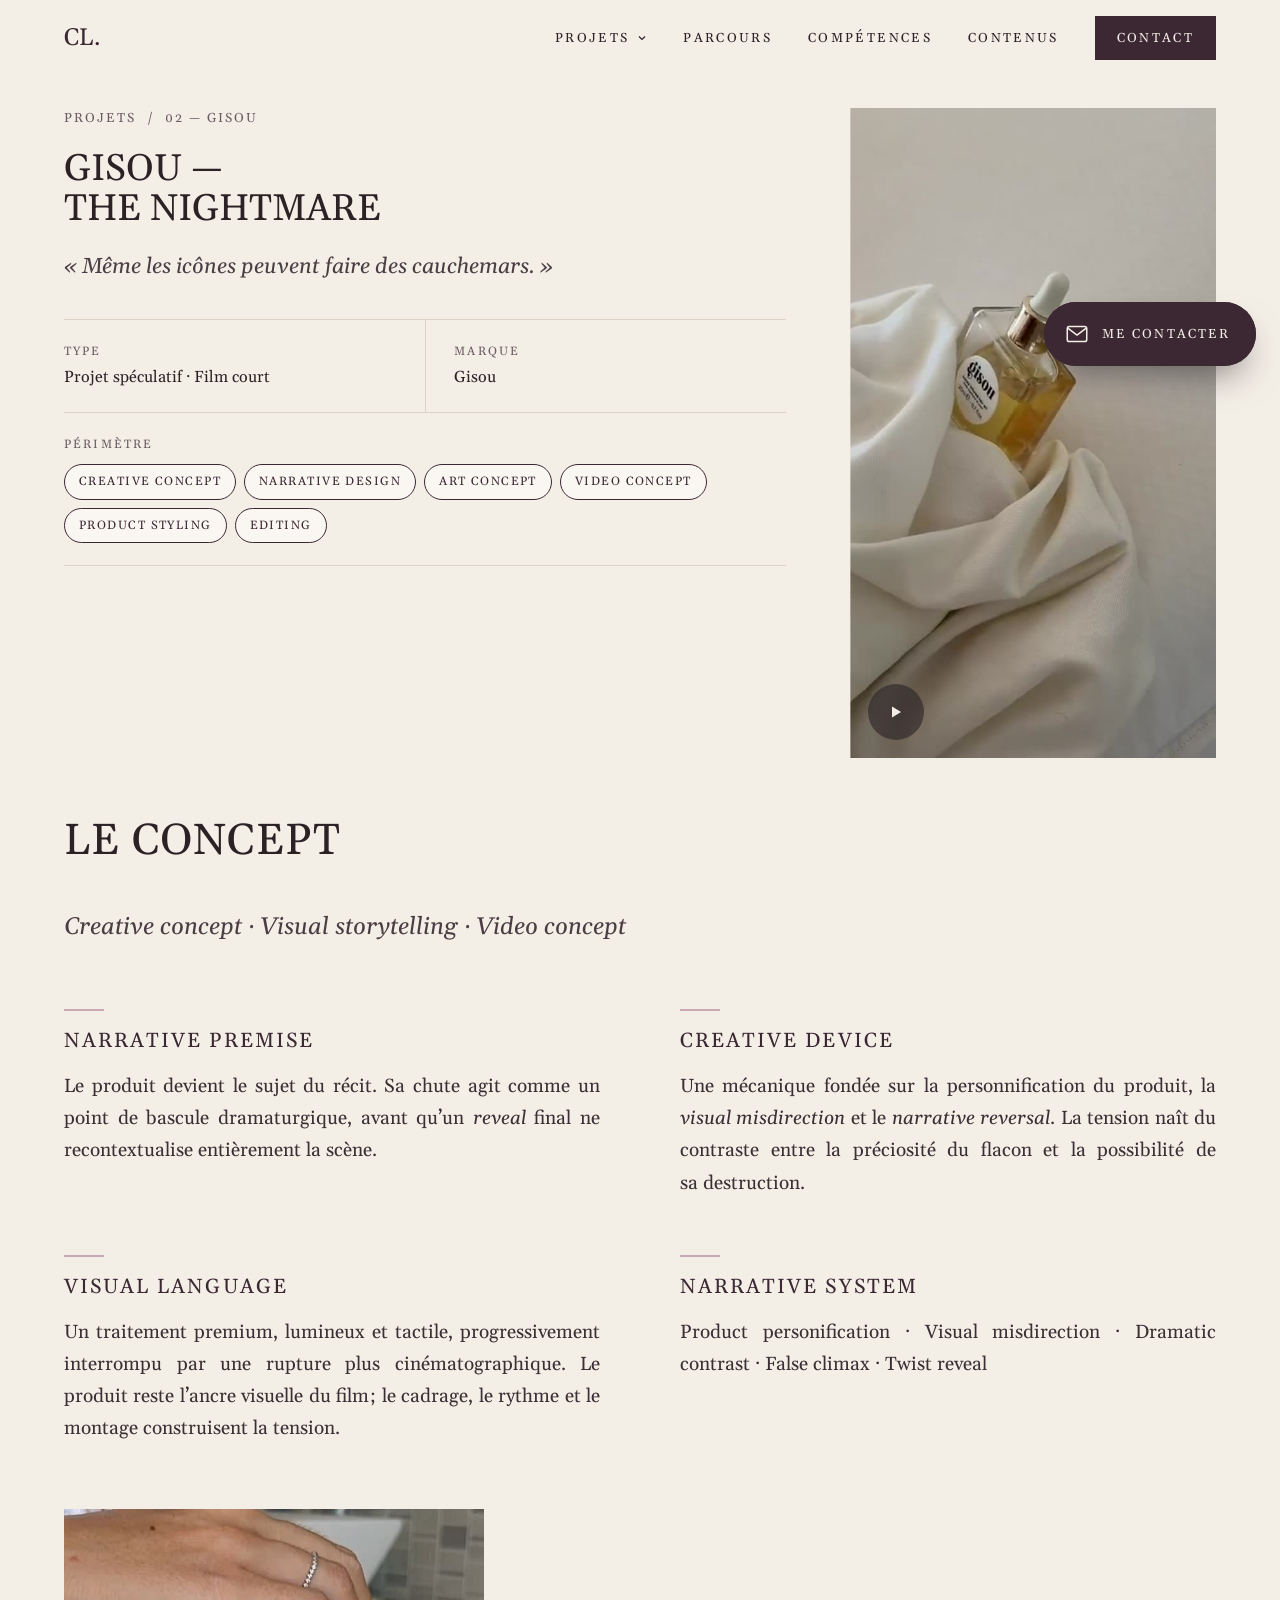
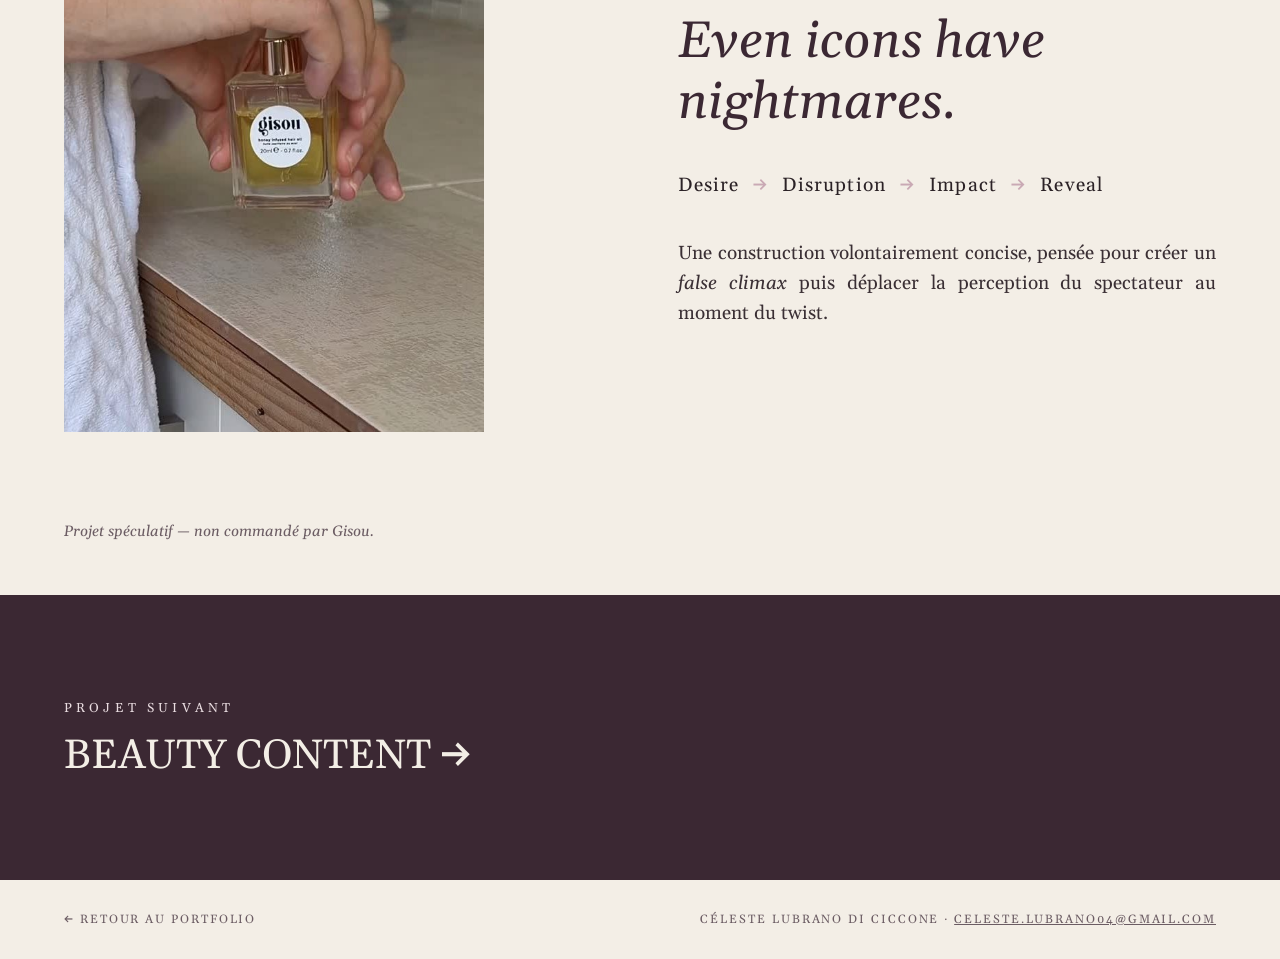
<file: projets/gisou.html>
<!doctype html>
<html lang="fr">
<head>
<meta charset="utf-8">
<meta name="viewport" content="width=device-width, initial-scale=1">
<title>Gisou — The Nightmare — Céleste Lubrano di Ciccone</title>
<meta name="description" content="Concept créatif et storytelling vidéo pour Gisou (projet spéculatif).">
<meta property="og:image" content="../assets/img/gisou.jpg">
<link rel="icon" href="data:image/svg+xml,%3Csvg xmlns='http://www.w3.org/2000/svg' viewBox='0 0 64 64'%3E%3Crect width='64' height='64' fill='%233B2833'/%3E%3Ctext x='32' y='42' font-family='Georgia' font-size='26' fill='%23F3EEE6' text-anchor='middle'%3ECL.%3C/text%3E%3C/svg%3E">
<link rel="preconnect" href="https://fonts.googleapis.com">
<link rel="preconnect" href="https://fonts.gstatic.com" crossorigin>
<link href="https://fonts.googleapis.com/css2?family=Gelasio:ital,wght@0,400;0,700;1,400&display=swap" rel="stylesheet">
<link rel="stylesheet" href="../assets/css/style.css?v=11">
<script>document.documentElement.classList.add('js')</script>
</head>
<body class="p-page">
<div class="curtain" aria-hidden="true"><span>CL.</span></div>
<div class="cursor" aria-hidden="true"><span></span></div>
<header class="header">
  <div class="wrap">
    <a class="logo" href="../index.html" aria-label="Retour à l’accueil">CL.</a>
    <nav class="nav" aria-label="Navigation principale">
      <div class="nav-drop"><a class="nav-drop-btn" href="../index.html#projets" aria-haspopup="true">Projets<svg width="10" height="10" viewBox="0 0 10 10" aria-hidden="true"><path d="M2 3.5l3 3 3-3" fill="none" stroke="currentColor" stroke-width="1.2"/></svg></a><div class="drop-menu"><a class="drop-item" href="rituals-yozakura.html"><img src="../assets/img/yozakura-kv.jpg" alt="" style="object-position:50% 62%"><span class="drop-num">01</span><span class="drop-name">Rituals Yozakura</span></a><a class="drop-item" href="gisou.html"><img src="../assets/img/thumb-gisou.jpg" alt="" style="object-position:50% 50%"><span class="drop-num">02</span><span class="drop-name">Gisou — The Nightmare</span></a><a class="drop-item" href="beauty-content.html"><img src="../assets/img/rituals-foam.jpg" alt="" style="object-position:50% 56%"><span class="drop-num">03</span><span class="drop-name">Beauty Content</span></a><a class="drop-item" href="hotellerie-lifestyle.html"><img src="../assets/img/restaurant.jpg" alt="" style="object-position:50% 50%"><span class="drop-num">04</span><span class="drop-name">Hôtellerie &amp; lifestyle</span></a><a class="drop-item" href="baia.html"><img src="../assets/img/thumb-baia.jpg" alt="" style="object-position:50% 50%"><span class="drop-num">05</span><span class="drop-name">Baïa</span></a><a class="drop-item" href="explorations-visuelles.html"><img src="../assets/img/thumb-explo.jpg" alt="" style="object-position:50% 50%"><span class="drop-num">06</span><span class="drop-name">Explorations visuelles</span></a></div></div>
      <a href="../index.html#parcours">Parcours</a>
      <a href="../index.html#competences">Compétences</a>
      <a href="../index.html#contenus">Contenus</a>
      <a class="nav-cta" href="../index.html#contact">Contact</a>
    </nav>
    <button class="burger" type="button" aria-label="Ouvrir le menu" aria-expanded="false"><span></span><span></span></button>
  </div>
</header>
<div class="mobile-menu">
  <a href="../index.html">Accueil</a>
  <a href="../index.html#projets">Projets</a>
  <a href="../index.html#parcours">Parcours</a>
  <a href="../index.html#contenus">Contenus</a>
  <a href="../index.html#contact">Contact</a>
  <small>CÉLESTE LUBRANO DI CICCONE · LYON</small>
</div>
<main>
<section class="p-hero">
  <div class="wrap p-hero-grid tall">
    <div class="p-hero-txt">
      <div class="crumb rv"><a href="../index.html#projets">Projets</a><span>/</span><span>02 — Gisou</span></div>
      <h1><span class="line"><span>Gisou —</span></span><span class="line"><span>The Nightmare</span></span></h1>
      <p class="p-sub rv" style="--d:.4s">« Même les icônes peuvent faire des&nbsp;cauchemars. »</p>
      <div class="meta rv" style="--d:.5s"><div><span>Type</span>Projet spéculatif · Film court</div><div><span>Marque</span>Gisou</div><div class="meta-full"><span>Périmètre</span><div class="chips"><span class="chip">Creative concept</span><span class="chip">Narrative design</span><span class="chip">Art concept</span><span class="chip">Video concept</span><span class="chip">Product styling</span><span class="chip">Editing</span></div></div></div>
    </div>
    <div class="p-hero-visual is-916 zoom rv-img" data-open data-cursor="VOIR"><video data-auto muted loop playsinline preload="metadata" poster="../assets/img/poster-gisou.jpg" src="../assets/video/gisou.mp4"></video><button class="play" type="button" data-open-video="../assets/video/gisou.mp4" aria-label="Regarder la vidéo Gisou avec le son"><svg width="14" height="14" viewBox="0 0 14 14" aria-hidden="true"><path d="M3 1.5v11l9-5.5z" fill="#F3EEE6"/></svg></button></div>
  </div>
</section>
<section class="section" style="padding-top:60px"><div class="wrap"><div class="sec-head"><div class="sec-title rv"><h2>Le concept</h2></div><div class="rule"></div><p class="lead rv" style="margin-top:10px">Creative concept · Visual storytelling · Video concept</p></div><div class="blocks no-fold"><div class="block rv" style="--d:0.0s"><h3>Narrative premise</h3><p>Le produit devient le sujet du récit. Sa chute agit comme un point de bascule dramaturgique, avant qu’un <em>reveal</em> final ne recontextualise entièrement la&nbsp;scène.</p></div><div class="block rv" style="--d:0.1s"><h3>Creative device</h3><p>Une mécanique fondée sur la personnification du produit, la <em>visual misdirection</em> et le <em>narrative reversal</em>. La tension naît du contraste entre la préciosité du flacon et la possibilité de sa&nbsp;destruction.</p></div><div class="block rv" style="--d:0.0s"><h3>Visual language</h3><p>Un traitement premium, lumineux et tactile, progressivement interrompu par une rupture plus cinématographique. Le produit reste l’ancre visuelle du film&#8239;; le cadrage, le rythme et le montage construisent la&nbsp;tension.</p></div><div class="block rv" style="--d:0.1s"><h3>Narrative system</h3><p>Product personification · Visual misdirection · Dramatic contrast · False climax · Twist reveal</p></div></div></div></section>
<section class="section"><div class="wrap" style="display:grid;grid-template-columns:repeat(auto-fit,minmax(min(100%,340px),1fr));gap:clamp(32px,6vw,90px);align-items:center"><div class="rv-img" style="max-width:420px;width:100%"><div class="zoom" data-open data-cursor="VOIR" style="aspect-ratio:610/760"><img src="../assets/img/gisou-hero.jpg" alt="Main de Céleste tenant le flacon Gisou" loading="lazy"></div></div><div style="display:flex;flex-direction:column;gap:36px"><p class="quote" data-split>Even icons have nightmares.</p><div class="chain one-line rv"><span>Desire</span><i>→</i><span>Disruption</span><i>→</i><span>Impact</span><i>→</i><span>Reveal</span></div><p class="rv" style="font-size:19px;color:#3A2F34;max-width:46ch">Une construction volontairement concise, pensée pour créer un <em>false climax</em> puis déplacer la perception du spectateur au moment du&nbsp;twist.</p></div></div></section>
<section class="section"><div class="wrap"><p class="spec rv" style="margin-top:40px">Projet spéculatif — non commandé par Gisou.</p></div></section>
</main>
<a class="next" href="beauty-content.html">
  <div class="wrap"><div class="kicker">Projet suivant</div><h2>Beauty Content <span class="arr">→</span></h2></div>
</a>
<div class="p-footer"><a href="../index.html" style="text-decoration:none">← RETOUR AU PORTFOLIO</a><span>CÉLESTE LUBRANO DI CICCONE<i class="pf-dot"> · </i><a href="mailto:celeste.lubrano04@gmail.com?subject=Contact%20depuis%20votre%20portfolio">CELESTE.LUBRANO04@GMAIL.COM</a></span></div>
<div class="lightbox" role="dialog" aria-modal="true" aria-label="Lecteur vidéo">
  <button class="close" type="button" aria-label="Fermer la vidéo">✕</button>
  <video controls playsinline></video>
  <img class="lb-img" alt="" hidden>
</div>
<a class="to-top" href="#" data-top aria-label="Remonter en haut de la page"><svg width="20" height="20" viewBox="0 0 24 24" fill="none" stroke="currentColor" stroke-width="1.6" stroke-linecap="round" stroke-linejoin="round" aria-hidden="true"><path d="M12 19V5M5.5 11.5L12 5l6.5 6.5"/></svg></a>
<a class="bubble" href="../index.html#contact" aria-label="Me contacter">
  <span class="bubble-ico"><svg width="26" height="26" viewBox="0 0 24 24" fill="none" stroke="currentColor" stroke-width="1.4" stroke-linecap="round" stroke-linejoin="round" aria-hidden="true"><rect x="3" y="5" width="18" height="14" rx="2"/><path d="M3.5 6.5l8.5 6.5 8.5-6.5"/></svg></span><span class="bubble-txt">Me contacter</span>
</a>
<script src="../assets/js/main.js?v=11"></script>
</body>
</html>
</file>
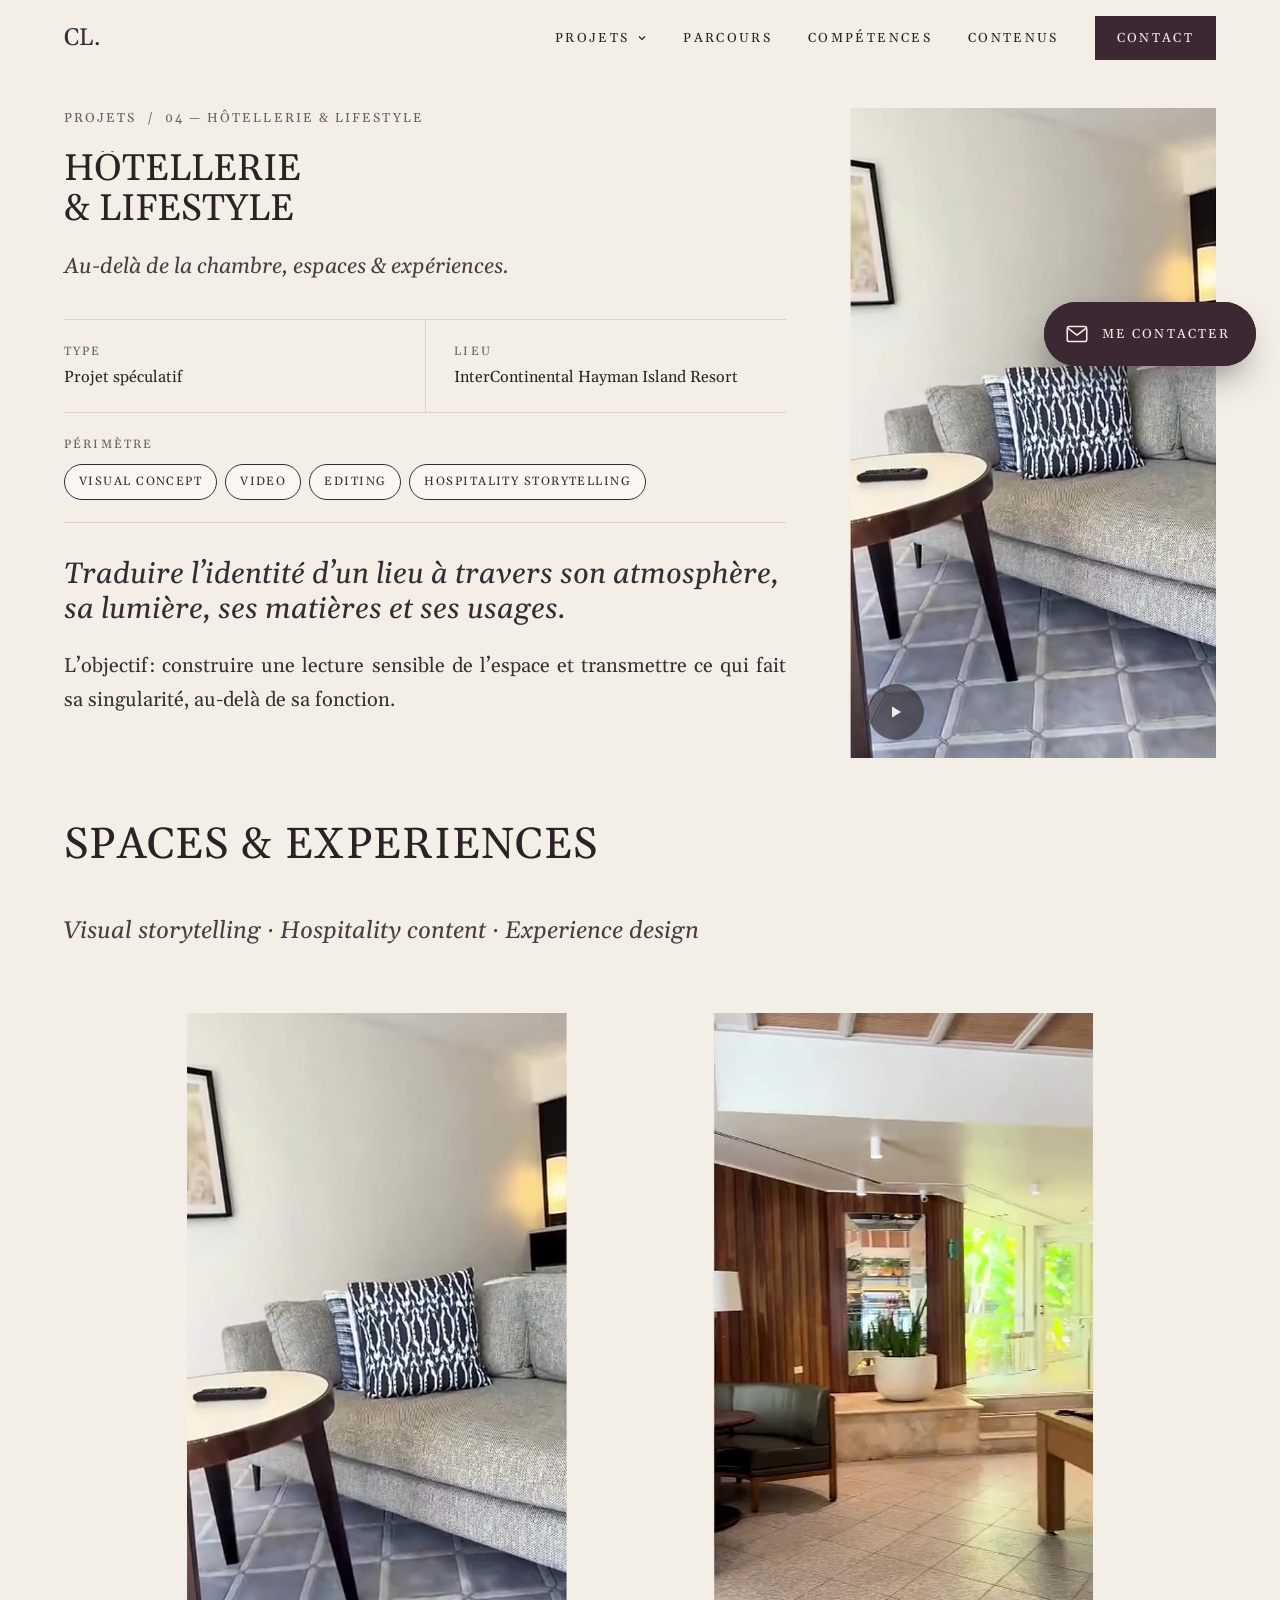
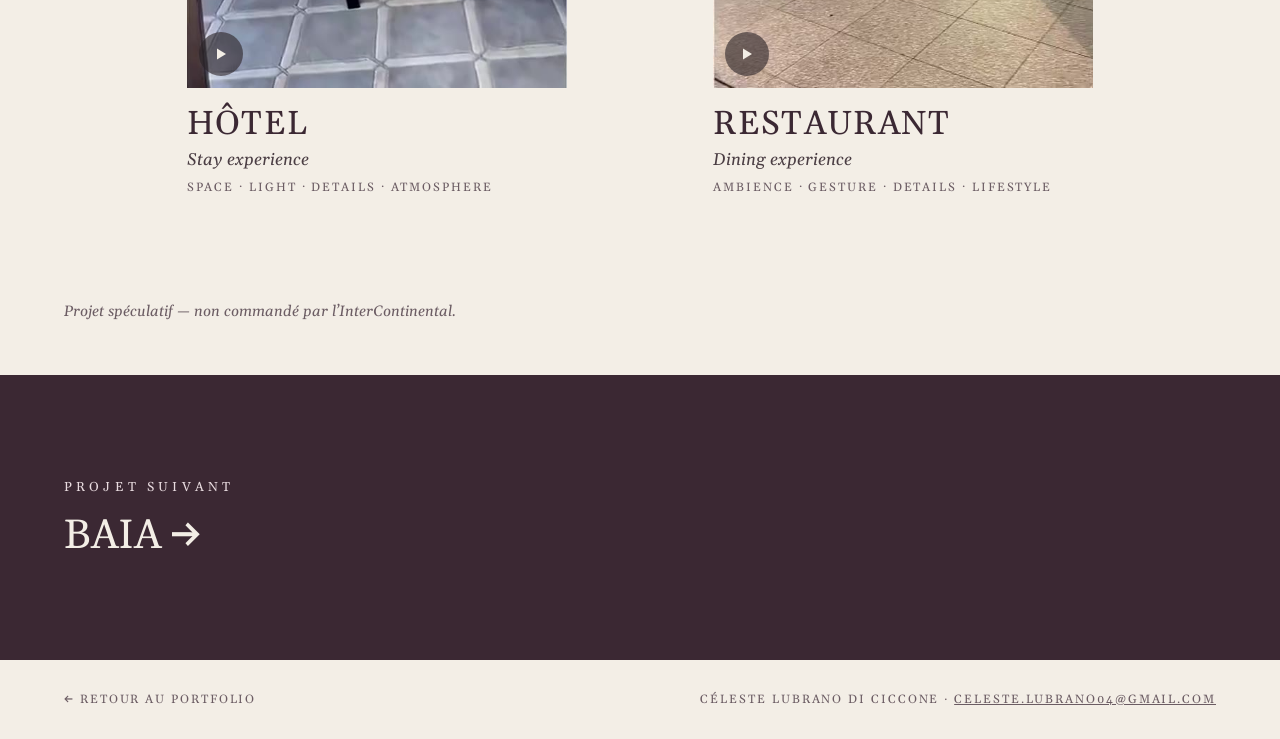
<file: projets/hotellerie-lifestyle.html>
<!doctype html>
<html lang="fr">
<head>
<meta charset="utf-8">
<meta name="viewport" content="width=device-width, initial-scale=1">
<title>Hôtellerie &amp; lifestyle — Spaces &amp; Experiences — Céleste Lubrano di Ciccone</title>
<meta name="description" content="Storytelling visuel pour l’hôtellerie et la restauration (projet spéculatif).">
<meta property="og:image" content="../assets/img/restaurant.jpg">
<link rel="icon" href="data:image/svg+xml,%3Csvg xmlns='http://www.w3.org/2000/svg' viewBox='0 0 64 64'%3E%3Crect width='64' height='64' fill='%233B2833'/%3E%3Ctext x='32' y='42' font-family='Georgia' font-size='26' fill='%23F3EEE6' text-anchor='middle'%3ECL.%3C/text%3E%3C/svg%3E">
<link rel="preconnect" href="https://fonts.googleapis.com">
<link rel="preconnect" href="https://fonts.gstatic.com" crossorigin>
<link href="https://fonts.googleapis.com/css2?family=Gelasio:ital,wght@0,400;0,700;1,400&display=swap" rel="stylesheet">
<link rel="stylesheet" href="../assets/css/style.css?v=11">
<script>document.documentElement.classList.add('js')</script>
</head>
<body class="p-page">
<div class="curtain" aria-hidden="true"><span>CL.</span></div>
<div class="cursor" aria-hidden="true"><span></span></div>
<header class="header">
  <div class="wrap">
    <a class="logo" href="../index.html" aria-label="Retour à l’accueil">CL.</a>
    <nav class="nav" aria-label="Navigation principale">
      <div class="nav-drop"><a class="nav-drop-btn" href="../index.html#projets" aria-haspopup="true">Projets<svg width="10" height="10" viewBox="0 0 10 10" aria-hidden="true"><path d="M2 3.5l3 3 3-3" fill="none" stroke="currentColor" stroke-width="1.2"/></svg></a><div class="drop-menu"><a class="drop-item" href="rituals-yozakura.html"><img src="../assets/img/yozakura-kv.jpg" alt="" style="object-position:50% 62%"><span class="drop-num">01</span><span class="drop-name">Rituals Yozakura</span></a><a class="drop-item" href="gisou.html"><img src="../assets/img/thumb-gisou.jpg" alt="" style="object-position:50% 50%"><span class="drop-num">02</span><span class="drop-name">Gisou — The Nightmare</span></a><a class="drop-item" href="beauty-content.html"><img src="../assets/img/rituals-foam.jpg" alt="" style="object-position:50% 56%"><span class="drop-num">03</span><span class="drop-name">Beauty Content</span></a><a class="drop-item" href="hotellerie-lifestyle.html"><img src="../assets/img/restaurant.jpg" alt="" style="object-position:50% 50%"><span class="drop-num">04</span><span class="drop-name">Hôtellerie &amp; lifestyle</span></a><a class="drop-item" href="baia.html"><img src="../assets/img/thumb-baia.jpg" alt="" style="object-position:50% 50%"><span class="drop-num">05</span><span class="drop-name">Baïa</span></a><a class="drop-item" href="explorations-visuelles.html"><img src="../assets/img/thumb-explo.jpg" alt="" style="object-position:50% 50%"><span class="drop-num">06</span><span class="drop-name">Explorations visuelles</span></a></div></div>
      <a href="../index.html#parcours">Parcours</a>
      <a href="../index.html#competences">Compétences</a>
      <a href="../index.html#contenus">Contenus</a>
      <a class="nav-cta" href="../index.html#contact">Contact</a>
    </nav>
    <button class="burger" type="button" aria-label="Ouvrir le menu" aria-expanded="false"><span></span><span></span></button>
  </div>
</header>
<div class="mobile-menu">
  <a href="../index.html">Accueil</a>
  <a href="../index.html#projets">Projets</a>
  <a href="../index.html#parcours">Parcours</a>
  <a href="../index.html#contenus">Contenus</a>
  <a href="../index.html#contact">Contact</a>
  <small>CÉLESTE LUBRANO DI CICCONE · LYON</small>
</div>
<main>
<section class="p-hero">
  <div class="wrap p-hero-grid tall">
    <div class="p-hero-txt">
      <div class="crumb rv"><a href="../index.html#projets">Projets</a><span>/</span><span>04 — Hôtellerie &amp; lifestyle</span></div>
      <h1><span class="line"><span>Hôtellerie</span></span><span class="line"><span>&amp; lifestyle</span></span></h1>
      <p class="p-sub rv" style="--d:.4s">Au-delà de la chambre, espaces &amp; expériences.</p>
      <div class="meta rv" style="--d:.5s"><div><span>Type</span>Projet spéculatif</div><div><span>Lieu</span>InterContinental Hayman Island Resort</div><div class="meta-full"><span>Périmètre</span><div class="chips"><span class="chip">Visual concept</span><span class="chip">Video</span><span class="chip">Editing</span><span class="chip">Hospitality storytelling</span></div></div></div>
      <div class="hero-quote"><p class="quote" data-split style="max-width:none">Traduire l’identité d’un lieu à travers son atmosphère, sa lumière, ses matières et ses&nbsp;usages.</p><p class="rv" style="font-size:20px;line-height:1.7;max-width:none;margin-top:0;color:#3A2F34">L’objectif&#8239;: construire une lecture sensible de l’espace et transmettre ce qui fait sa singularité, au-delà de sa&nbsp;fonction.</p></div>
    </div>
    <div class="p-hero-visual is-916 zoom rv-img" data-open data-cursor="VOIR"><video data-auto muted loop playsinline preload="metadata" poster="../assets/img/poster-hotel.jpg" src="../assets/video/hotel.mp4"></video><button class="play" type="button" data-open-video="../assets/video/hotel.mp4" aria-label="Regarder la vidéo de l’hôtel avec le son"><svg width="14" height="14" viewBox="0 0 14 14" aria-hidden="true"><path d="M3 1.5v11l9-5.5z" fill="#F3EEE6"/></svg></button></div>
  </div>
</section>
<section class="section"><div class="wrap"><div class="sec-head"><div class="sec-title rv"><h2>Spaces &amp; experiences</h2></div><div class="rule"></div><p class="lead rv" style="margin-top:10px">Visual storytelling · Hospitality content · Experience design</p></div><div class="gallery g2 g916" style="--r:9/16"><figure class="rv"><div class="zoom" data-open data-cursor="VOIR"><video data-auto muted loop playsinline preload="metadata" poster="../assets/img/poster-hotel.jpg" src="../assets/video/hotel.mp4"></video><button class="play" type="button" data-open-video="../assets/video/hotel.mp4" aria-label="Regarder la vidéo de l’hôtel avec le son"><svg width="14" height="14" viewBox="0 0 14 14" aria-hidden="true"><path d="M3 1.5v11l9-5.5z" fill="#F3EEE6"/></svg></button></div><figcaption class="place"><b>Hôtel</b><span>Stay experience</span><small>Space&nbsp;· Light&nbsp;· Details&nbsp;· Atmosphere</small></figcaption></figure><figure class="rv" style="--d:.12s"><div class="zoom" data-open data-cursor="VOIR"><video data-auto muted loop playsinline preload="metadata" poster="../assets/img/poster-restaurant.jpg" src="../assets/video/restaurant.mp4"></video><button class="play" type="button" data-open-video="../assets/video/restaurant.mp4" aria-label="Regarder la vidéo du restaurant avec le son"><svg width="14" height="14" viewBox="0 0 14 14" aria-hidden="true"><path d="M3 1.5v11l9-5.5z" fill="#F3EEE6"/></svg></button></div><figcaption class="place"><b>Restaurant</b><span>Dining experience</span><small>Ambience&nbsp;· Gesture&nbsp;· Details&nbsp;· Lifestyle</small></figcaption></figure></div><p class="spec rv spec-far">Projet spéculatif — non commandé par l’InterContinental.</p></div></section>
</main>
<a class="next" href="baia.html">
  <div class="wrap"><div class="kicker">Projet suivant</div><h2>Baïa <span class="arr">→</span></h2></div>
</a>
<div class="p-footer"><a href="../index.html" style="text-decoration:none">← RETOUR AU PORTFOLIO</a><span>CÉLESTE LUBRANO DI CICCONE<i class="pf-dot"> · </i><a href="mailto:celeste.lubrano04@gmail.com?subject=Contact%20depuis%20votre%20portfolio">CELESTE.LUBRANO04@GMAIL.COM</a></span></div>
<div class="lightbox" role="dialog" aria-modal="true" aria-label="Lecteur vidéo">
  <button class="close" type="button" aria-label="Fermer la vidéo">✕</button>
  <video controls playsinline></video>
  <img class="lb-img" alt="" hidden>
</div>
<a class="to-top" href="#" data-top aria-label="Remonter en haut de la page"><svg width="20" height="20" viewBox="0 0 24 24" fill="none" stroke="currentColor" stroke-width="1.6" stroke-linecap="round" stroke-linejoin="round" aria-hidden="true"><path d="M12 19V5M5.5 11.5L12 5l6.5 6.5"/></svg></a>
<a class="bubble" href="../index.html#contact" aria-label="Me contacter">
  <span class="bubble-ico"><svg width="26" height="26" viewBox="0 0 24 24" fill="none" stroke="currentColor" stroke-width="1.4" stroke-linecap="round" stroke-linejoin="round" aria-hidden="true"><rect x="3" y="5" width="18" height="14" rx="2"/><path d="M3.5 6.5l8.5 6.5 8.5-6.5"/></svg></span><span class="bubble-txt">Me contacter</span>
</a>
<script src="../assets/js/main.js?v=11"></script>
</body>
</html>
</file>
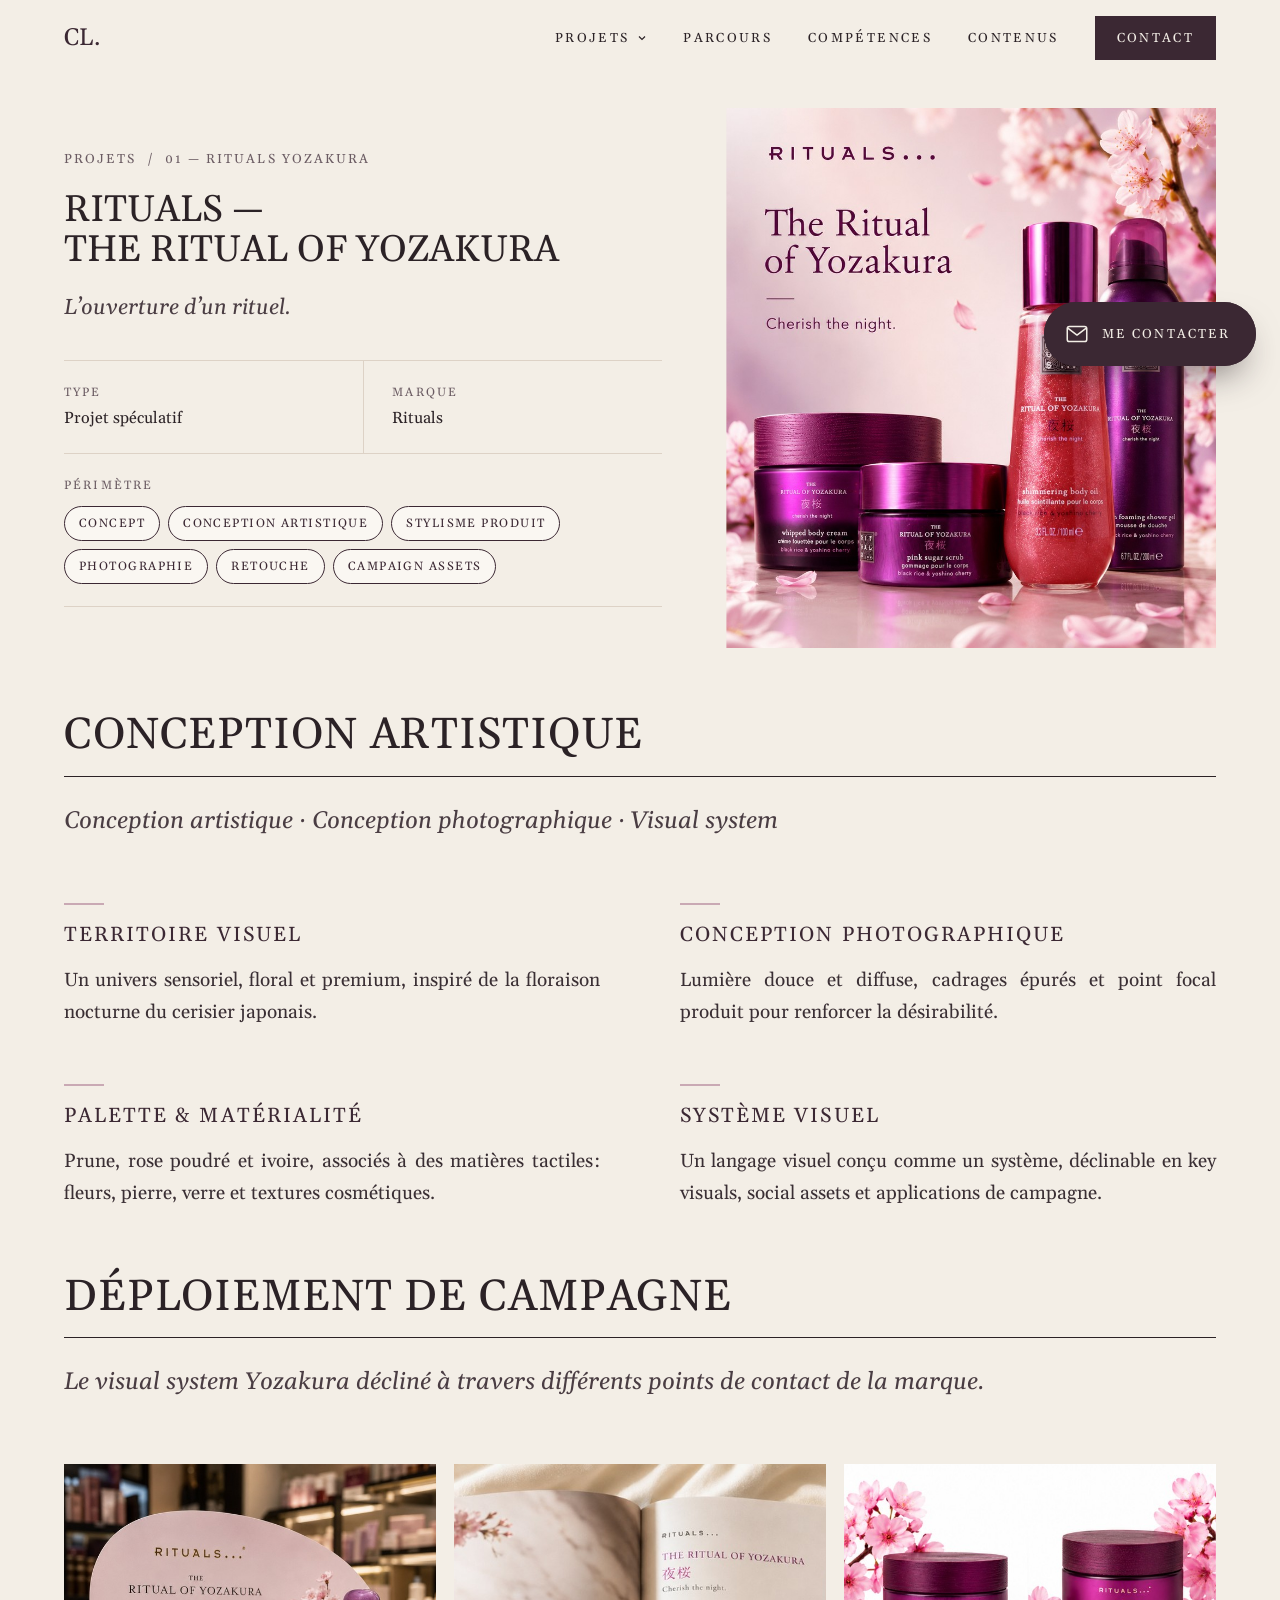
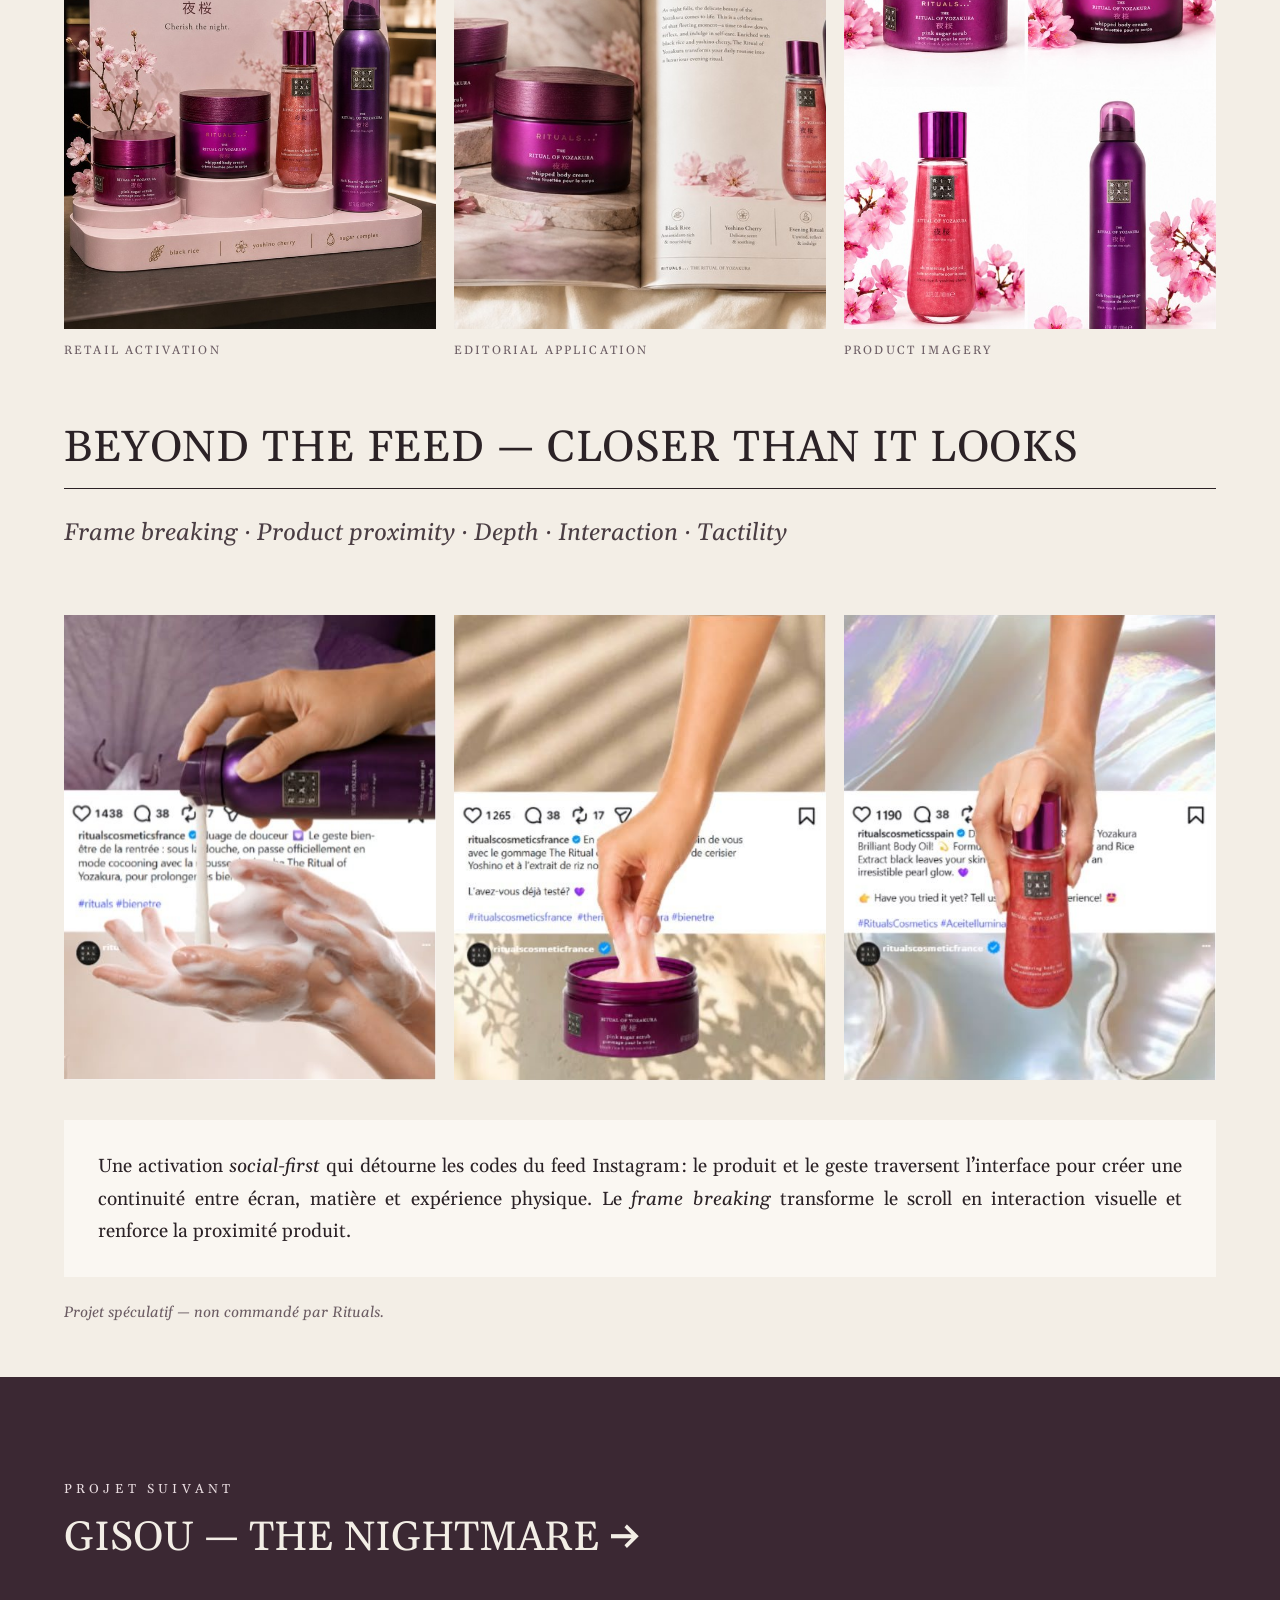
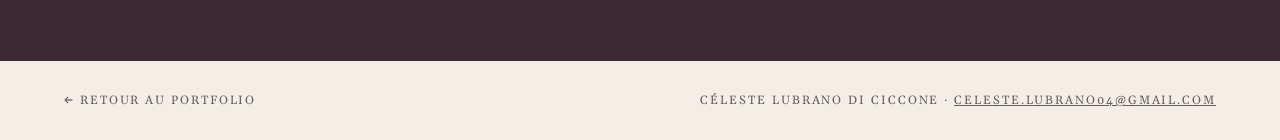
<file: projets/rituals-yozakura.html>
<!doctype html>
<html lang="fr">
<head>
<meta charset="utf-8">
<meta name="viewport" content="width=device-width, initial-scale=1">
<title>Rituals — The Ritual of Yozakura — Céleste Lubrano di Ciccone</title>
<meta name="description" content="Conception artistique et photographie produit pour un univers Rituals Yozakura (projet spéculatif).">
<meta property="og:image" content="../assets/img/yozakura-kv.jpg">
<link rel="icon" href="data:image/svg+xml,%3Csvg xmlns='http://www.w3.org/2000/svg' viewBox='0 0 64 64'%3E%3Crect width='64' height='64' fill='%233B2833'/%3E%3Ctext x='32' y='42' font-family='Georgia' font-size='26' fill='%23F3EEE6' text-anchor='middle'%3ECL.%3C/text%3E%3C/svg%3E">
<link rel="preconnect" href="https://fonts.googleapis.com">
<link rel="preconnect" href="https://fonts.gstatic.com" crossorigin>
<link href="https://fonts.googleapis.com/css2?family=Gelasio:ital,wght@0,400;0,700;1,400&display=swap" rel="stylesheet">
<link rel="stylesheet" href="../assets/css/style.css?v=11">
<script>document.documentElement.classList.add('js')</script>
</head>
<body class="p-page">
<div class="curtain" aria-hidden="true"><span>CL.</span></div>
<div class="cursor" aria-hidden="true"><span></span></div>
<header class="header">
  <div class="wrap">
    <a class="logo" href="../index.html" aria-label="Retour à l’accueil">CL.</a>
    <nav class="nav" aria-label="Navigation principale">
      <div class="nav-drop"><a class="nav-drop-btn" href="../index.html#projets" aria-haspopup="true">Projets<svg width="10" height="10" viewBox="0 0 10 10" aria-hidden="true"><path d="M2 3.5l3 3 3-3" fill="none" stroke="currentColor" stroke-width="1.2"/></svg></a><div class="drop-menu"><a class="drop-item" href="rituals-yozakura.html"><img src="../assets/img/yozakura-kv.jpg" alt="" style="object-position:50% 62%"><span class="drop-num">01</span><span class="drop-name">Rituals Yozakura</span></a><a class="drop-item" href="gisou.html"><img src="../assets/img/thumb-gisou.jpg" alt="" style="object-position:50% 50%"><span class="drop-num">02</span><span class="drop-name">Gisou — The Nightmare</span></a><a class="drop-item" href="beauty-content.html"><img src="../assets/img/rituals-foam.jpg" alt="" style="object-position:50% 56%"><span class="drop-num">03</span><span class="drop-name">Beauty Content</span></a><a class="drop-item" href="hotellerie-lifestyle.html"><img src="../assets/img/restaurant.jpg" alt="" style="object-position:50% 50%"><span class="drop-num">04</span><span class="drop-name">Hôtellerie &amp; lifestyle</span></a><a class="drop-item" href="baia.html"><img src="../assets/img/thumb-baia.jpg" alt="" style="object-position:50% 50%"><span class="drop-num">05</span><span class="drop-name">Baïa</span></a><a class="drop-item" href="explorations-visuelles.html"><img src="../assets/img/thumb-explo.jpg" alt="" style="object-position:50% 50%"><span class="drop-num">06</span><span class="drop-name">Explorations visuelles</span></a></div></div>
      <a href="../index.html#parcours">Parcours</a>
      <a href="../index.html#competences">Compétences</a>
      <a href="../index.html#contenus">Contenus</a>
      <a class="nav-cta" href="../index.html#contact">Contact</a>
    </nav>
    <button class="burger" type="button" aria-label="Ouvrir le menu" aria-expanded="false"><span></span><span></span></button>
  </div>
</header>
<div class="mobile-menu">
  <a href="../index.html">Accueil</a>
  <a href="../index.html#projets">Projets</a>
  <a href="../index.html#parcours">Parcours</a>
  <a href="../index.html#contenus">Contenus</a>
  <a href="../index.html#contact">Contact</a>
  <small>CÉLESTE LUBRANO DI CICCONE · LYON</small>
</div>
<main>
<section class="p-hero">
  <div class="wrap p-hero-grid">
    <div class="p-hero-txt">
      <div class="crumb rv"><a href="../index.html#projets">Projets</a><span>/</span><span>01 — Rituals Yozakura</span></div>
      <h1><span class="line"><span>Rituals —</span></span><span class="line"><span>The Ritual of Yozakura</span></span></h1>
      <p class="p-sub rv" style="--d:.4s">L’ouverture d’un rituel.</p>
      <div class="meta rv" style="--d:.5s"><div><span>Type</span>Projet spéculatif</div><div><span>Marque</span>Rituals</div><div class="meta-full"><span>Périmètre</span><div class="chips"><span class="chip">Concept</span><span class="chip">Conception artistique</span><span class="chip">Stylisme produit</span><span class="chip">Photographie</span><span class="chip">Retouche</span><span class="chip">Campaign assets</span></div></div></div>
    </div>
    <div class="p-hero-visual zoom rv-img" data-open data-cursor="VOIR"><img src="../assets/img/yozakura-kv.jpg" alt="Key visual The Ritual of Yozakura" style="object-position:50% 50%"></div>
  </div>
</section>
<section class="section"><div class="wrap"><div class="sec-head"><div class="sec-title rv"><h2>Conception artistique</h2></div><div class="rule"></div><p class="lead rv" style="margin-top:10px">Conception artistique · Conception photographique · Visual system</p></div><div style="display:grid;grid-template-columns:minmax(0,1fr);gap:56px"><div class="blocks"><div class="block rv" style="--d:0.0s"><h3>Territoire visuel</h3><p>Un univers sensoriel, floral et premium, inspiré de la floraison nocturne du&nbsp;cerisier japonais.</p></div><div class="block rv" style="--d:0.1s"><h3>Conception photographique</h3><p>Lumière douce et diffuse, cadrages épurés et point focal produit pour renforcer la&nbsp;désirabilité.</p></div><div class="block rv" style="--d:0.0s"><h3>Palette &amp; matérialité</h3><p>Prune, rose poudré et ivoire, associés à des matières tactiles&#8239;: fleurs, pierre, verre et textures&nbsp;cosmétiques.</p></div><div class="block rv" style="--d:0.1s"><h3>Système visuel</h3><p>Un langage visuel conçu comme un système, déclinable en key visuals, social assets et applications de&nbsp;campagne.</p></div></div></div></div></section>
<section class="section"><div class="wrap"><div class="sec-head"><div class="sec-title rv"><h2>Déploiement de campagne</h2></div><div class="rule"></div><p class="lead rv" style="margin-top:10px">Le visual system Yozakura décliné à travers différents points de contact de la marque.</p></div><div class="gallery g3" style="--r:4/5"><figure class="rv" style="--d:0.0s"><div class="zoom" data-open data-cursor="VOIR"><img src="../assets/img/yozakura-retail.jpg" alt="Présentoir Rituals Yozakura en boutique" loading="lazy"></div><figcaption>Retail activation</figcaption></figure><figure class="rv" style="--d:0.1s"><div class="zoom" data-open data-cursor="VOIR"><img src="../assets/img/yozakura-editorial.jpg" alt="Double page de magazine Yozakura" loading="lazy"></div><figcaption>Editorial application</figcaption></figure><figure class="rv" style="--d:0.2s"><div class="zoom" data-open data-cursor="VOIR"><img src="../assets/img/yozakura-produits.jpg" alt="Produits Rituals Yozakura parmi les fleurs de cerisier" loading="lazy"></div><figcaption>Product imagery</figcaption></figure></div></div></section>
<section class="section"><div class="wrap"><div class="sec-head"><div class="sec-title rv"><h2>Beyond the feed — Closer than it looks</h2></div><div class="rule"></div><p class="lead rv" style="margin-top:10px">Frame breaking · Product proximity · Depth · Interaction · Tactility</p></div><div class="gallery g3" style="--r:4/5"><figure class="rv" style="--d:0.0s"><div class="zoom" data-open data-cursor="VOIR"><img src="../assets/img/feed-1.jpg" alt="Main tenant une mousse de douche qui sort d’un post Instagram" loading="lazy"></div></figure><figure class="rv" style="--d:0.1s"><div class="zoom" data-open data-cursor="VOIR"><img src="../assets/img/feed-2.jpg" alt="Main plongeant dans un gommage à travers un post Instagram" loading="lazy"></div></figure><figure class="rv" style="--d:0.2s"><div class="zoom" data-open data-cursor="VOIR"><img src="../assets/img/feed-3.jpg" alt="Huile tenue à travers un post Instagram" loading="lazy"></div></figure></div><p class="note rv" style="margin-top:40px">Une activation <em>social-first</em> qui détourne les codes du feed Instagram&#8239;: le produit et le geste traversent l’interface pour créer une continuité entre écran, matière et expérience physique. Le <em>frame breaking</em> transforme le scroll en interaction visuelle et renforce la proximité&nbsp;produit.</p><p class="spec rv" style="margin-top:40px">Projet spéculatif — non commandé par Rituals.</p></div></section>
</main>
<a class="next" href="gisou.html">
  <div class="wrap"><div class="kicker">Projet suivant</div><h2>Gisou — The Nightmare <span class="arr">→</span></h2></div>
</a>
<div class="p-footer"><a href="../index.html" style="text-decoration:none">← RETOUR AU PORTFOLIO</a><span>CÉLESTE LUBRANO DI CICCONE<i class="pf-dot"> · </i><a href="mailto:celeste.lubrano04@gmail.com?subject=Contact%20depuis%20votre%20portfolio">CELESTE.LUBRANO04@GMAIL.COM</a></span></div>
<div class="lightbox" role="dialog" aria-modal="true" aria-label="Lecteur vidéo">
  <button class="close" type="button" aria-label="Fermer la vidéo">✕</button>
  <video controls playsinline></video>
  <img class="lb-img" alt="" hidden>
</div>
<a class="to-top" href="#" data-top aria-label="Remonter en haut de la page"><svg width="20" height="20" viewBox="0 0 24 24" fill="none" stroke="currentColor" stroke-width="1.6" stroke-linecap="round" stroke-linejoin="round" aria-hidden="true"><path d="M12 19V5M5.5 11.5L12 5l6.5 6.5"/></svg></a>
<a class="bubble" href="../index.html#contact" aria-label="Me contacter">
  <span class="bubble-ico"><svg width="26" height="26" viewBox="0 0 24 24" fill="none" stroke="currentColor" stroke-width="1.4" stroke-linecap="round" stroke-linejoin="round" aria-hidden="true"><rect x="3" y="5" width="18" height="14" rx="2"/><path d="M3.5 6.5l8.5 6.5 8.5-6.5"/></svg></span><span class="bubble-txt">Me contacter</span>
</a>
<script src="../assets/js/main.js?v=11"></script>
</body>
</html>
</file>
<file: assets/css/style.css>
/* =========================================================
   CÉLESTE LUBRANO DI CICCONE — Portfolio
   Couleurs et typographies : modifiables ici
   ========================================================= */
:root{
  --creme:#F3EEE6;
  --ivoire:#FAF7F2;
  --prune:#3B2833;
  --prune-2:#5A3446;
  --rose:#C9A9B4;
  --rose-clair:#E9DCE0;
  --encre:#2B2226;
  --gris:#6B5C63;
  --ligne:#DDD2C6;
  --serif: Georgia, "Gelasio", "Times New Roman", serif;
  --ease: cubic-bezier(.19,1,.22,1);
  --pad: clamp(20px, 5vw, 72px);
  --max: 1280px;
}

*{box-sizing:border-box}
html{-webkit-text-size-adjust:100%}
body{margin:0;background:var(--creme);color:var(--encre);font-family:var(--serif);font-size:18px;line-height:1.6;-webkit-font-smoothing:antialiased;overflow-x:hidden}
img,video{display:block;max-width:100%}
a{color:inherit}
h1,h2,h3{font-weight:400;margin:0;text-wrap:balance}
p{margin:0;text-wrap:pretty;hyphens:none}
button{font:inherit;color:inherit}
::selection{background:var(--prune);color:var(--creme)}
.wrap{max-width:var(--max);margin:0 auto;padding:0 var(--pad)}
.sr{position:absolute;width:1px;height:1px;overflow:hidden;clip:rect(0 0 0 0);white-space:nowrap}
.caps{text-transform:uppercase;letter-spacing:.16em;font-size:13px}
.it{font-style:italic}

/* ---------- Rideau d'entrée / transition de page ---------- */
.curtain{position:fixed;inset:0;background:var(--prune);z-index:200;display:flex;align-items:center;justify-content:center;transform-origin:top;pointer-events:none}
.curtain span{color:var(--creme);font-size:clamp(40px,6vw,72px);letter-spacing:.02em;opacity:0;animation:fadeUp .8s var(--ease) .05s forwards}
.js .curtain{animation:curtainUp 1.1s var(--ease) .55s forwards}
.curtain.closing{animation:curtainDown .6s var(--ease) forwards!important;transform-origin:bottom}
.curtain.closing span{display:none}
@keyframes curtainUp{to{transform:scaleY(0)}}
@keyframes curtainDown{from{transform:scaleY(0)}to{transform:scaleY(1)}}
@keyframes fadeUp{from{opacity:0;transform:translateY(20px)}to{opacity:1;transform:none}}

/* ---------- En-tête ---------- */
.header{position:fixed;top:0;left:0;right:0;z-index:100;transition:transform .6s var(--ease),background-color .4s,box-shadow .4s}
.header .wrap{height:76px;display:flex;align-items:center;justify-content:space-between}
.header.scrolled{background:rgba(243,238,230,.86);-webkit-backdrop-filter:blur(12px);backdrop-filter:blur(12px);box-shadow:0 1px 0 var(--ligne)}
.header.hidden{transform:translateY(-100%)}
.logo{font-size:24px;text-decoration:none;color:var(--prune);letter-spacing:.02em}
.nav{display:flex;gap:36px}
.nav a{text-decoration:none;font-size:13px;letter-spacing:.18em;text-transform:uppercase;position:relative;padding:6px 0}
.nav a::after{content:"";position:absolute;left:0;bottom:0;height:1px;width:100%;background:currentColor;transform:scaleX(0);transform-origin:right;transition:transform .5s var(--ease)}
.nav a:hover::after{transform:scaleX(1);transform-origin:left}
.burger{display:none;background:none;border:0;width:48px;height:48px;cursor:pointer;position:relative;z-index:120}
.burger span{position:absolute;left:12px;right:12px;height:1px;background:var(--encre);transition:transform .5s var(--ease),background .3s}
.burger span:nth-child(1){top:20px}.burger span:nth-child(2){top:28px}
.menu-open .burger span{background:var(--creme)}
.menu-open .burger span:nth-child(1){transform:translateY(4px) rotate(45deg)}
.menu-open .burger span:nth-child(2){transform:translateY(-4px) rotate(-45deg)}
.mobile-menu{position:fixed;inset:0;background:var(--prune);z-index:110;display:flex;flex-direction:column;justify-content:center;padding:0 var(--pad);gap:8px;clip-path:inset(0 0 100% 0);transition:clip-path .8s var(--ease);visibility:hidden}
.menu-open .mobile-menu{clip-path:inset(0 0 0 0);visibility:visible}
.mobile-menu a{color:var(--creme);text-decoration:none;font-size:clamp(34px,9vw,56px);line-height:1.25;opacity:0;transform:translateY(30px);transition:opacity .6s,transform .8s var(--ease)}
.menu-open .mobile-menu a{opacity:1;transform:none}
.menu-open .mobile-menu a:nth-child(2){transition-delay:.06s}.menu-open .mobile-menu a:nth-child(3){transition-delay:.12s}.menu-open .mobile-menu a:nth-child(4){transition-delay:.18s}.menu-open .mobile-menu a:nth-child(5){transition-delay:.24s}
.mobile-menu small{color:var(--rose-clair);margin-top:40px;font-size:13px;letter-spacing:.18em}

/* ---------- Héros ---------- */
.hero{min-height:100svh;padding-top:120px;padding-bottom:60px;display:flex;align-items:center}
.hero .wrap{display:grid;grid-template-columns:minmax(0,1.15fr) minmax(0,.85fr);gap:clamp(32px,6vw,96px);align-items:center;width:100%}
.hero-text{display:flex;flex-direction:column;gap:26px}
.kicker{font-size:13px;letter-spacing:.32em;color:var(--gris);text-transform:uppercase}
.hero h1{font-size:clamp(40px,5vw,84px);line-height:1;letter-spacing:-.005em;text-transform:uppercase;white-space:nowrap}
.line{display:block;overflow:hidden;padding-bottom:.05em}
.line>span{display:block}
.anim .hero .line>span{transform:translateY(105%);transition:transform 1.4s var(--ease)}
.loaded .hero .line>span{transform:none}
.loaded .hero .line:nth-child(2)>span{transition-delay:.12s}
.loaded .hero .line:nth-child(3)>span{transition-delay:.24s}
.hero .sub{font-size:14px;letter-spacing:.18em}
.hero .tagline{font-size:clamp(20px,2vw,26px);font-style:italic;line-height:1.4;color:#4A3D43}
.qualities{display:grid;grid-template-columns:repeat(4,minmax(0,1fr));gap:12px;padding:22px 0;border-top:1px solid var(--ligne);border-bottom:1px solid var(--ligne);max-width:560px}
.qualities div{display:flex;flex-direction:column;gap:8px}
.qualities span:first-child{font-size:22px;color:var(--prune);line-height:1}
.qualities span:last-child{font-size:11px;letter-spacing:.14em;text-transform:uppercase}
.spin{display:inline-block;animation:spin 14s linear infinite;width:22px;text-align:center}
@keyframes spin{to{transform:rotate(360deg)}}
.actions{display:flex;flex-wrap:wrap;gap:12px}
.btn{display:inline-flex;align-items:center;gap:12px;min-height:52px;padding:0 28px;font-size:13px;letter-spacing:.16em;text-transform:uppercase;text-decoration:none;border:1px solid var(--prune);position:relative;overflow:hidden;isolation:isolate;transition:color .5s var(--ease)}
.btn::before{content:"";position:absolute;inset:0;background:var(--prune);z-index:-1;transform:scaleY(0);transform-origin:bottom;transition:transform .6s var(--ease)}
.btn:hover::before{transform:scaleY(1)}
.btn:hover{color:var(--creme)}
.btn.full{background:var(--prune);color:var(--creme)}
.btn.full::before{background:var(--prune-2)}
.btn .arr{transition:transform .5s var(--ease)}
.btn:hover .arr{transform:translateX(5px)}
.hero-photo{position:relative;height:min(78svh,760px)}
.mask{overflow:hidden;height:100%}
.anim .hero-photo .mask{clip-path:inset(100% 0 0 0);transition:clip-path 1.6s var(--ease) .25s}
.loaded .hero-photo .mask{clip-path:inset(0 0 0 0)}
.hero-photo img{width:100%;height:115%;object-fit:cover;object-position:30% 30%;will-change:transform}
.hero-photo .badge{position:absolute;left:-28px;bottom:40px;width:104px;height:104px;background:var(--creme);border:1px solid var(--ligne);display:flex;align-items:center;justify-content:center;font-size:38px;color:var(--prune)}
.scroll-hint{position:absolute;left:var(--pad);bottom:28px;display:flex;align-items:center;gap:14px;font-size:11px;letter-spacing:.24em;text-transform:uppercase;color:var(--gris)}
.scroll-hint i{display:block;width:60px;height:1px;background:var(--ligne);position:relative;overflow:hidden}
.scroll-hint i::after{content:"";position:absolute;inset:0;background:var(--prune);animation:hint 2.2s var(--ease) infinite}
@keyframes hint{from{transform:translateX(-100%)}to{transform:translateX(100%)}}

/* ---------- Bandeau défilant ---------- */
.marquee{position:relative;z-index:8;background:var(--prune);color:var(--creme);overflow:hidden;padding:26px 0;white-space:nowrap}
.marquee-track{display:inline-flex;gap:44px;font-size:clamp(20px,2.4vw,30px);letter-spacing:.12em;animation:marquee 42s linear infinite}
.marquee-track b{font-weight:400;color:var(--rose)}
@keyframes marquee{to{transform:translateX(-50%)}}

/* ---------- Sections ---------- */
.section{padding:clamp(90px,12vw,170px) 0 0}
.sec-head{display:flex;flex-direction:column;gap:16px;margin-bottom:clamp(40px,5vw,64px)}
.sec-title{display:flex;align-items:center;gap:18px}
.num{display:inline-flex;align-items:center;justify-content:center;width:36px;height:36px;background:var(--prune);color:var(--creme);font-size:14px;flex-shrink:0}
.sec-title h2{font-size:clamp(28px,3.4vw,44px);letter-spacing:.02em;text-transform:uppercase;line-height:1.1}
.rule{height:1px;background:var(--encre);transform-origin:left}
.anim .rule{transform:scaleX(0);transition:transform 1.6s var(--ease)}
.anim .rule.in{transform:scaleX(1)}
.lead{font-size:clamp(20px,2vw,24px);font-style:italic;line-height:1.5;color:#4A3D43;max-width:42ch}

/* Apparition au défilement */
.anim .rv{opacity:0;transform:translateY(40px);transition:opacity 1.2s var(--ease),transform 1.4s var(--ease);transition-delay:var(--d,0s)}
.anim .rv.in{opacity:1;transform:none}
.anim .rv-img{clip-path:inset(12% 0 12% 0);transition:clip-path 1.6s var(--ease);transition-delay:var(--d,0s)}
.anim .rv-img img{transform:scale(1.2);transition:transform 2s var(--ease)}
.anim .rv-img.in{clip-path:inset(0 0 0 0)}
.anim .rv-img.in img{transform:scale(1)}
/* Texte mot par mot */
.w{display:inline-block;overflow:hidden;vertical-align:top;padding-bottom:.08em;margin-bottom:-.08em}
.w>span{display:inline-block}
.anim [data-split] .w>span{transform:translateY(110%);transition:transform 1.2s var(--ease);transition-delay:calc(var(--i) * 45ms)}
.anim [data-split].in .w>span{transform:none}

/* Zoom au survol */
.zoom{overflow:hidden;position:relative}
.zoom img,.zoom video{width:100%;height:100%;object-fit:cover;transition:transform 1.2s var(--ease)!important}
.zoom:hover img,.zoom:hover video{transform:scale(1.06)!important}

/* ---------- Manifeste ---------- */
.manifesto{display:grid;grid-template-columns:minmax(0,1fr) minmax(0,1fr);gap:clamp(32px,6vw,96px);align-items:center}
.manifesto h2{font-size:clamp(30px,4.2vw,62px);line-height:1.08;text-transform:uppercase;white-space:nowrap}
.manifesto p{font-size:20px;color:#4A3D43;max-width:30ch;margin-top:30px}

/* ---------- Parcours ---------- */
.parcours{display:grid;grid-template-columns:minmax(0,1.1fr) minmax(0,.9fr);gap:clamp(32px,6vw,96px)}
.parcours .txt{display:flex;flex-direction:column;gap:22px;font-size:19px;line-height:1.75;color:#3A2F34}
.parcours .txt p{max-width:58ch}
.timeline{position:relative;background:var(--ivoire);padding:44px 40px 40px 72px;display:flex;flex-direction:column;gap:34px;align-self:start}
.timeline::before{content:"";position:absolute;left:44px;top:52px;bottom:120px;width:1px;background:var(--ligne)}
.timeline .progress{position:absolute;left:44px;top:52px;width:1px;background:var(--prune);height:0;max-height:calc(100% - 172px)}
.step{position:relative;display:flex;flex-direction:column;gap:2px}
.step::before{content:"";position:absolute;left:-32px;top:9px;width:9px;height:9px;border-radius:50%;background:var(--creme);border:1px solid var(--prune);transition:background .5s}
.step.in::before{background:var(--prune)}
.step .y{font-size:14px;letter-spacing:.14em;color:var(--gris)}
.step .t{font-size:19px;line-height:1.4}
.langs{border-top:1px solid var(--ligne);padding-top:22px;font-size:15px;color:#4A3D43}

/* ---------- Compétences ---------- */
.skills{display:grid;grid-template-columns:repeat(3,minmax(0,1fr));border-top:1px solid var(--ligne);border-left:1px solid var(--ligne)}
.skill{position:relative;padding:40px 36px 44px;border-right:1px solid var(--ligne);border-bottom:1px solid var(--ligne);display:flex;flex-direction:column;gap:14px;overflow:hidden;isolation:isolate;transition:color .6s var(--ease);min-height:240px}
.skill::before{content:"";position:absolute;inset:0;background:var(--prune);z-index:-1;transform:translateY(101%);transition:transform .7s var(--ease)}
.skill:hover::before{transform:none}
.skill:hover{color:var(--creme)}
.skill:hover p,.skill:hover .n{color:var(--rose-clair)}
.skill .n{font-size:14px;color:var(--gris);font-style:italic;transition:color .6s}
.skill h3{font-size:21px;letter-spacing:.06em;text-transform:uppercase;line-height:1.3}
.skill p{font-size:16px;color:var(--gris);transition:color .6s;margin-top:auto}

/* ---------- Projets ---------- */
.projects{display:flex;flex-direction:column;gap:clamp(80px,10vw,150px)}
.project{display:grid;grid-template-columns:minmax(0,1.15fr) minmax(0,.85fr);gap:clamp(28px,5vw,80px);align-items:center;text-decoration:none;color:inherit}
.project:nth-child(even){grid-template-columns:minmax(0,.85fr) minmax(0,1.15fr)}
.project:nth-child(even) .p-img{order:2}
.p-img{height:clamp(340px,44vw,620px)}
.p-txt{display:flex;flex-direction:column;gap:16px}
.p-num{font-size:clamp(60px,7vw,110px);line-height:1;color:var(--rose);font-style:italic}
.p-txt h3{font-size:clamp(28px,3vw,42px);text-transform:uppercase;letter-spacing:.02em;line-height:1.1}
.p-txt .p-sub{font-size:20px;font-style:italic;color:#4A3D43}
.p-tags{font-size:13px;letter-spacing:.14em;text-transform:uppercase;color:var(--gris);line-height:1.8}
.p-link{display:inline-flex;gap:12px;align-items:center;font-size:13px;letter-spacing:.18em;text-transform:uppercase;margin-top:10px;width:max-content;position:relative;padding:6px 0}
.p-link::after{content:"";position:absolute;left:0;bottom:0;height:1px;width:100%;background:currentColor;transform:scaleX(.25);transform-origin:left;transition:transform .7s var(--ease)}
.project:hover .p-link::after{transform:scaleX(1)}
.p-link .arr{transition:transform .6s var(--ease)}
.project:hover .p-link .arr{transform:translateX(8px)}

/* ---------- Carrousel ---------- */
.car-head{display:flex;flex-wrap:wrap;gap:20px;justify-content:space-between;align-items:flex-end;margin-bottom:34px}
.car-nav{display:flex;gap:10px}
.car-nav button{width:56px;height:56px;border:1px solid var(--prune);background:transparent;cursor:pointer;font-size:20px;color:var(--prune);transition:background .4s,color .4s,transform .5s var(--ease)}
.car-nav button:hover{background:var(--prune);color:var(--creme)}
.car-nav button:disabled{opacity:.3;cursor:default;background:transparent;color:var(--prune)}
.carousel{display:flex;gap:18px;overflow-x:auto;scroll-snap-type:x mandatory;padding:0 var(--pad) 8px calc(max(var(--pad), (100vw - var(--max)) / 2 + var(--pad)));scroll-padding-left:calc(max(var(--pad), (100vw - var(--max)) / 2 + var(--pad)));scrollbar-width:none;cursor:grab;-webkit-overflow-scrolling:touch}
.carousel::-webkit-scrollbar{display:none}
.carousel.dragging{cursor:grabbing;scroll-snap-type:none;scroll-behavior:auto}
.carousel.dragging *{pointer-events:none}
.slide{margin:0;flex:0 0 clamp(240px,24vw,320px);scroll-snap-align:start;display:flex;flex-direction:column;gap:12px;user-select:none}
.slide .zoom{aspect-ratio:9/16;background:#E6DDD3}
.slide img{-webkit-user-drag:none}
.slide figcaption{font-size:14px;color:var(--gris);display:flex;justify-content:space-between;gap:10px}
.slide .play{position:absolute;left:16px;bottom:16px;width:48px;height:48px;border-radius:50%;background:rgba(43,34,38,.6);border:0;display:flex;align-items:center;justify-content:center;cursor:pointer;transition:transform .6s var(--ease),background .4s;-webkit-backdrop-filter:blur(4px);backdrop-filter:blur(4px)}
.slide .zoom:hover .play{transform:scale(1.15);background:var(--prune)}
.car-progress{margin-top:30px;height:1px;background:var(--ligne);position:relative}
.car-progress i{position:absolute;left:0;top:0;height:1px;background:var(--prune);width:20%;transition:width .3s,transform .3s}

/* Lecteur vidéo plein écran */
.lightbox{position:fixed;inset:0;z-index:150;background:rgba(43,34,38,.94);display:flex;align-items:center;justify-content:center;opacity:0;visibility:hidden;transition:opacity .5s,visibility .5s}
.lightbox.open{opacity:1;visibility:visible}
.lightbox video{max-height:88svh;max-width:92vw;transform:scale(.94);transition:transform .7s var(--ease)}
.lightbox.open video{transform:none}
.lightbox .close{position:absolute;top:20px;right:20px;width:52px;height:52px;border:1px solid var(--rose-clair);background:transparent;color:var(--creme);font-size:22px;cursor:pointer}

/* ---------- Contact ---------- */
.contact{background:var(--prune);color:var(--creme);margin-top:clamp(90px,12vw,170px);padding:clamp(80px,10vw,140px) 0 40px;position:relative;overflow:hidden}
.contact .grid{display:grid;grid-template-columns:minmax(0,1.3fr) minmax(0,.7fr);gap:clamp(40px,6vw,96px);align-items:end}
.contact .kicker{color:var(--rose-clair)}
.contact h2{font-size:clamp(34px,4.4vw,60px);line-height:1.15;margin-top:26px;max-width:20ch}
.contact .it{font-size:clamp(20px,2vw,26px);color:var(--rose-clair);margin-top:26px}
.coords{display:flex;flex-direction:column;gap:6px;font-size:18px}
.coords a,.coords span{display:flex;gap:16px;align-items:center;min-height:44px;text-decoration:none;color:var(--creme)}
.coords a{position:relative;width:max-content}
.coords a::after{content:"";position:absolute;left:34px;right:0;bottom:8px;height:1px;background:var(--rose);transform:scaleX(0);transform-origin:left;transition:transform .6s var(--ease)}
.coords a:hover::after{transform:scaleX(1)}
.coords i{font-style:normal;width:18px;color:var(--rose);text-align:center}
.mono{position:absolute;right:-2vw;top:-4vw;font-size:clamp(200px,30vw,440px);line-height:1;color:rgba(243,238,230,.05);pointer-events:none;letter-spacing:-.04em}
.footer{display:flex;flex-wrap:wrap;gap:16px;justify-content:space-between;align-items:center;margin-top:clamp(80px,10vw,130px);padding-top:28px;border-top:1px solid rgba(233,220,224,.2);font-size:12px;letter-spacing:.16em;color:var(--rose-clair)}
.footer b{font-weight:400;font-size:20px;letter-spacing:0;color:var(--creme)}

/* ---------- Curseur personnalisé (ordinateur) ---------- */
.cursor{position:fixed;left:0;top:0;visibility:hidden;width:12px;height:12px;border-radius:50%;background:var(--prune);pointer-events:none;z-index:300;transform:translate(-50%,-50%);transition:width .5s var(--ease),height .5s var(--ease),background .4s,opacity .3s;display:flex;align-items:center;justify-content:center;opacity:0;mix-blend-mode:normal}
.cursor span{color:var(--creme);font-size:12px;letter-spacing:.16em;opacity:0;transition:opacity .3s}
.cursor.on{visibility:visible}
.cursor.big{width:96px;height:96px;background:rgba(59,40,51,.9)}
.cursor.big span{opacity:1}
@media (hover:none),(pointer:coarse){.cursor{display:none}}

/* ---------- Pages projet ---------- */
.p-hero{padding-top:150px}
.crumb{font-size:13px;letter-spacing:.16em;text-transform:uppercase;color:var(--gris);display:flex;gap:10px;flex-wrap:wrap}
.crumb a{text-decoration:none}.crumb a:hover{color:var(--prune)}
.p-hero h1{font-size:clamp(46px,7.4vw,112px);line-height:1;text-transform:uppercase;margin-top:30px}
.anim .p-hero .line>span{transform:translateY(105%);transition:transform 1.4s var(--ease)}
.loaded .p-hero .line>span{transform:none}
.loaded .p-hero .line:nth-child(2)>span{transition-delay:.12s}
.p-hero .p-sub{font-size:clamp(20px,2vw,26px);font-style:italic;color:#4A3D43;margin-top:24px}
.meta{display:grid;grid-template-columns:repeat(3,minmax(0,1fr));border-top:1px solid var(--ligne);border-bottom:1px solid var(--ligne);margin-top:50px}
.meta div{padding:22px 0;display:flex;flex-direction:column;gap:4px;font-size:16px}
.meta div+div{padding-left:28px;border-left:1px solid var(--ligne)}
.meta span{font-size:12px;letter-spacing:.18em;text-transform:uppercase;color:var(--gris)}
.cover{margin-top:60px;height:clamp(360px,62vw,820px)}
.blocks{display:grid;grid-template-columns:repeat(2,minmax(0,1fr));gap:56px 80px}
.block{display:flex;flex-direction:column;gap:12px}
.block h3{font-size:14px;letter-spacing:.18em;text-transform:uppercase}
.block p{font-size:19px;line-height:1.7;color:#3A2F34;max-width:46ch}
.quote{font-size:clamp(30px,4vw,56px);line-height:1.2;font-style:italic;color:var(--prune);max-width:24ch}
.chain{display:flex;flex-wrap:wrap;align-items:center;gap:14px 22px;font-size:clamp(20px,2.4vw,32px);letter-spacing:.06em}
.chain i{font-style:normal;color:var(--rose)}
.gallery{display:grid;gap:18px}
.g2{grid-template-columns:repeat(2,minmax(0,1fr))}.g3{grid-template-columns:repeat(3,minmax(0,1fr))}.g5{grid-template-columns:repeat(5,minmax(0,1fr))}
.gallery figure{margin:0;display:flex;flex-direction:column;gap:12px}
.gallery .zoom{aspect-ratio:var(--r,4/5)}
.gallery figcaption{font-size:12px;letter-spacing:.18em;text-transform:uppercase;color:var(--gris)}
.note{background:var(--ivoire);padding:30px 34px;font-size:19px;line-height:1.7;max-width:900px}
.spec{font-size:15px;font-style:italic;color:var(--gris)}
.stat{font-size:clamp(56px,8vw,120px);line-height:1;color:var(--prune)}
.next{display:block;text-decoration:none;background:var(--prune);color:var(--creme);margin-top:clamp(90px,12vw,170px);padding:clamp(60px,8vw,110px) 0;overflow:hidden}
.next .kicker{color:var(--rose-clair)}
.next h2{font-size:clamp(40px,7vw,104px);text-transform:uppercase;line-height:1;margin-top:18px;transition:transform .9s var(--ease)}
.next:hover h2{transform:translateX(24px)}
.next .arr{display:inline-block;transition:transform .9s var(--ease)}
.next:hover .arr{transform:translateX(20px)}
.p-footer{display:flex;flex-wrap:wrap;gap:16px;justify-content:space-between;padding:30px var(--pad);font-size:12px;letter-spacing:.16em;color:var(--gris);max-width:var(--max);margin:0 auto}

/* ---------- Responsive ---------- */
@media (max-width:980px){
  .hero .wrap,.manifesto,.parcours,.contact .grid{grid-template-columns:minmax(0,1fr)}
  .hero{padding-top:110px}
  .hero-photo{height:70svh;order:-1}
  .hero-photo .badge{left:16px;bottom:-30px;width:80px;height:80px;font-size:30px}
  .hero-text{margin-top:20px}
  .skills{grid-template-columns:repeat(2,minmax(0,1fr))}
  .project,.project:nth-child(even){grid-template-columns:minmax(0,1fr)}
  .project:nth-child(even) .p-img{order:0}
  .blocks{grid-template-columns:minmax(0,1fr)}
  .g5{grid-template-columns:repeat(3,minmax(0,1fr))}
  .scroll-hint{display:none}
}
@media (max-width:760px){
  body{font-size:17px}
  .nav{display:none}.burger{display:block}
  .header .wrap{height:64px}
  .skills{grid-template-columns:minmax(0,1fr)}
  .skill{min-height:0}
  .qualities{grid-template-columns:repeat(2,minmax(0,1fr));gap:18px}
  .meta{grid-template-columns:minmax(0,1fr)}
  .meta div+div{padding-left:0;border-left:0;border-top:1px solid var(--ligne)}
  .g3,.g2{grid-template-columns:minmax(0,1fr)}
  .g5{grid-template-columns:repeat(2,minmax(0,1fr))}
  .timeline{padding:36px 26px 32px 60px}
  .timeline::before,.timeline .progress{left:34px}
  .slide{flex-basis:72vw}
  .car-nav{display:none}
}


/* =========================================================
   V2 — modifications de l'accueil
   ========================================================= */
.lead.wide{max-width:none;text-wrap:wrap}

/* ---------- Manifeste : collage qui s'assemble ---------- */
.collage{position:relative;width:100%;aspect-ratio:1/1.04;max-width:640px;justify-self:end}
.ph{position:absolute;margin:0;--q:calc(1 - var(--p,1));transform:translate(calc(var(--fx) * var(--q)),calc(var(--fy) * var(--q))) rotate(calc(var(--r) + var(--fr) * var(--q))) scale(calc(1 - .18 * var(--q)));opacity:calc(var(--p,1) * 1.6 - .1);will-change:transform}
.ph-in{background:var(--ivoire);padding:7px;box-shadow:0 22px 40px -24px rgba(43,34,38,.55);transition:transform .7s var(--ease),box-shadow .7s}
.ph img{width:100%;height:auto;display:block}
.ph:hover{z-index:6}
.ph:hover .ph-in{transform:rotate(calc(var(--r) * -1)) scale(1.06);box-shadow:0 30px 50px -22px rgba(43,34,38,.6)}
.ph1{left:0;top:14%;width:27%;--r:-4deg;--fx:-46vw;--fy:-10vh;--fr:-28deg;z-index:2}
.ph2{left:19%;top:0;width:33%;--r:3deg;--fx:-12vw;--fy:-55vh;--fr:22deg;z-index:1}
.ph3{left:50%;top:4%;width:36%;--r:-2deg;--fx:40vw;--fy:-35vh;--fr:-20deg;z-index:3}
.ph4{left:28%;top:41%;width:29%;--r:2.5deg;--fx:-30vw;--fy:45vh;--fr:26deg;z-index:4}
.ph5{left:55%;top:49%;width:42%;--r:-3deg;--fx:42vw;--fy:40vh;--fr:-24deg;z-index:5}
#manifeste{overflow-x:clip}

/* ---------- Parcours ---------- */
.parcours{align-items:start}
.parcours .txt{position:sticky;top:120px}
.parcours .txt p{max-width:62ch;text-align:justify;hyphens:auto;-webkit-hyphens:auto;text-wrap:wrap}
.parcours .txt strong{font-weight:700;color:var(--prune)}

.journey{position:relative;width:100%;max-width:440px;aspect-ratio:420/1000;justify-self:center}
.journey-svg{position:absolute;inset:0;width:100%;height:100%;overflow:visible}
.track-bg{fill:none;stroke:var(--ligne);stroke-width:1.5;stroke-dasharray:3 6}
.track{fill:none;stroke:var(--prune);stroke-width:2;stroke-linecap:round}
.tip{fill:var(--prune)}
.anim .tip{opacity:0;transition:opacity .4s}
.anim .journey.drawing .tip{opacity:1}
.stop{position:absolute;left:var(--x);top:var(--y);width:56px;height:56px;margin:-28px 0 0 -28px;z-index:2}
.mark{width:56px;height:56px;border-radius:50%;background:var(--prune);color:var(--creme);display:flex;align-items:center;justify-content:center;box-shadow:0 0 0 6px var(--creme)}
.lbl{position:absolute;top:50%;transform:translateY(-50%);width:min(230px,52vw);display:flex;flex-direction:column;gap:2px}
.stop.right .lbl{left:72px}
.stop.left .lbl{right:72px;text-align:right}
.lbl .y{font-size:14px;letter-spacing:.16em;color:var(--gris)}
.lbl .t{font-size:18px;line-height:1.35}
.pop{position:absolute;top:-14px;z-index:3}
.stop.left .pop{right:-26px}
.stop.right .pop{left:-30px}
.pop.flag svg{display:block;width:40px;height:auto;border-radius:3px;box-shadow:0 6px 14px -6px rgba(43,34,38,.6);border:2px solid var(--ivoire)}
.pop.rec{display:inline-flex;align-items:center;gap:5px;background:var(--ivoire);color:var(--prune);font:600 10px/1 -apple-system,"Segoe UI",Helvetica,Arial,sans-serif;letter-spacing:.12em;padding:5px 8px;border-radius:999px;box-shadow:0 6px 14px -6px rgba(43,34,38,.5)}
.pop.rec i{width:7px;height:7px;border-radius:50%;background:#D23B3B;animation:blink 1.2s infinite}
@keyframes blink{50%{opacity:.25}}
.anim .stop .mark{transform:scale(0);transition:transform .8s cubic-bezier(.34,1.56,.64,1)}
.anim .stop .lbl{opacity:0;transition:opacity .8s var(--ease),transform .9s var(--ease)}
.anim .stop.right .lbl{transform:translate(-14px,-50%)}
.anim .stop.left .lbl{transform:translate(14px,-50%)}
.anim .stop .pop{transform:scale(0) rotate(-25deg);transition:transform .7s cubic-bezier(.34,1.7,.64,1) .35s}
.anim .stop.on .mark{transform:scale(1)}
.anim .stop.on .lbl{opacity:1;transform:translate(0,-50%)}
.anim .stop.on .pop{transform:scale(1) rotate(-6deg)}

.langues{margin-top:clamp(70px,9vw,120px);background:var(--prune);color:var(--creme);display:grid;grid-template-columns:minmax(0,1fr) minmax(0,1.15fr);gap:clamp(30px,5vw,70px);padding:clamp(34px,5vw,64px);align-items:center}
.langues .kicker{color:var(--rose-clair)}
.langues h3{font-size:clamp(26px,3vw,38px);line-height:1.15;margin-top:14px;text-transform:uppercase;letter-spacing:.02em}
.langues p{margin-top:18px;font-size:18px;line-height:1.7;color:var(--rose-clair);max-width:44ch}
.langues p strong{color:var(--creme)}
.langues-list{list-style:none;margin:0;padding:0;display:grid;grid-template-columns:repeat(4,minmax(0,1fr));gap:12px}
.langues-list li{border:1px solid rgba(233,220,224,.28);padding:22px 14px 18px;display:flex;flex-direction:column;gap:10px;transition:background .5s var(--ease),color .5s,transform .6s var(--ease)}
.langues-list li:hover{background:var(--creme);color:var(--prune);transform:translateY(-6px)}
.langues-list b{font-weight:400;font-size:clamp(30px,3.2vw,44px);line-height:1;font-style:italic;color:var(--rose)}
.langues-list li:hover b{color:var(--prune)}
.langues-list span{font-size:13px;letter-spacing:.1em;text-transform:uppercase;line-height:1.4}

/* ---------- Compétences ---------- */
.skills{grid-template-columns:repeat(4,minmax(0,1fr));gap:14px;border:0}
.skill{border:1px solid var(--ligne);background:var(--ivoire);padding:30px 28px 30px;min-height:260px;gap:12px}
.skill.feat{grid-column:span 2}
.skill::before{transform:translateY(101%)}
.sk-ico{width:52px;height:52px;border-radius:50%;border:1px solid var(--rose);display:flex;align-items:center;justify-content:center;color:var(--prune);transition:color .5s,border-color .5s,transform .7s var(--ease)}
.skill:hover .sk-ico{color:var(--creme);border-color:var(--rose);transform:rotate(-12deg)}
.skill h3{font-size:20px;margin-top:auto}
.skill p{margin-top:0;max-width:30ch}
.skill.feat h3{font-size:clamp(24px,2.4vw,32px)}
.sk-img{position:absolute;z-index:0;right:16px;top:16px;width:74px;height:94px;object-fit:cover;border:5px solid var(--ivoire);box-shadow:0 16px 30px -14px rgba(0,0,0,.55);opacity:0;transform:translateY(20px) rotate(10deg) scale(.7);transition:opacity .5s,transform .8s cubic-bezier(.34,1.4,.64,1)}
.skill.feat .sk-img{width:150px;height:180px}
.skill:hover .sk-img{opacity:.92;transform:rotate(5deg)}
.skill>.sk-ico,.skill>h3,.skill>p{position:relative;z-index:1}
.skill:hover h3,.skill:hover p{text-shadow:0 1px 12px rgba(43,34,38,.9),0 0 2px rgba(43,34,38,.8)}

/* ---------- Projets : fiches empilées ---------- */
.stack{--stick:92px;--tab:58px;display:flex;flex-direction:column;gap:28px;padding-bottom:20px}
.card{position:sticky;top:calc(var(--stick) + var(--i) * var(--tab));background:var(--ivoire);border:1px solid var(--ligne);box-shadow:0 -14px 34px -22px rgba(59,40,51,.45)}
.card-tab{width:100%;height:var(--tab);display:flex;align-items:center;gap:18px;padding:0 26px;background:var(--creme);border:0;border-bottom:1px solid var(--ligne);cursor:pointer;text-align:left;transition:background .4s,color .4s}
.card-tab:hover{background:var(--rose-clair)}
.card.is-top .card-tab{background:var(--prune);color:var(--creme)}
.card.is-top .c-num,.card.is-top .c-tags{color:var(--rose-clair)}
.c-num{font-style:italic;font-size:20px;color:var(--prune-2);min-width:30px}
.c-name{font-size:15px;letter-spacing:.14em;text-transform:uppercase;white-space:nowrap;overflow:hidden;text-overflow:ellipsis}
.c-tags{margin-left:auto;font-size:12px;letter-spacing:.12em;text-transform:uppercase;color:var(--gris);white-space:nowrap;overflow:hidden;text-overflow:ellipsis;min-width:0}
.card-body{display:grid;grid-template-columns:auto minmax(0,1fr);gap:clamp(24px,4vw,56px);padding:24px;align-items:center}
.card-img{display:block;height:min(440px, calc(100svh - var(--stick) - 6 * var(--tab) - 70px));min-height:260px;aspect-ratio:1.08/1}
.card-txt{display:flex;flex-direction:column;gap:16px;align-items:flex-start;padding-right:clamp(0px,2vw,24px)}
.card-txt h3{font-size:clamp(30px,3.4vw,48px);text-transform:uppercase;letter-spacing:.02em;line-height:1.05}
.card-txt .p-sub{font-size:20px;font-style:italic;color:#4A3D43}
.card-txt .p-tags{font-size:13px;letter-spacing:.14em;text-transform:uppercase;color:var(--gris);line-height:1.8}
/* Bouton « Découvrir le projet » — proposition A : bouton */
.cta{margin-top:8px;display:inline-flex;align-items:center;gap:14px;min-height:52px;padding:0 26px;background:var(--prune);color:var(--creme);text-decoration:none;font-size:13px;letter-spacing:.18em;text-transform:uppercase;position:relative;overflow:hidden;isolation:isolate;box-shadow:0 12px 24px -14px rgba(59,40,51,.8);transition:box-shadow .5s,transform .5s var(--ease)}
.cta::before{content:"";position:absolute;inset:0;background:var(--prune-2);z-index:-1;transform:scaleX(0);transform-origin:left;transition:transform .6s var(--ease)}
.cta:hover::before{transform:scaleX(1)}
.cta:hover{transform:translateY(-2px);box-shadow:0 18px 30px -14px rgba(59,40,51,.9)}
.cta .arr{transition:transform .6s var(--ease)}
.cta:hover .arr{transform:translateX(6px)}
/* proposition B : surlignage */
.cta-highlight .cta{background:none;box-shadow:none;color:var(--prune);padding:2px 4px;min-height:44px;font-size:15px;letter-spacing:.16em;background-image:linear-gradient(var(--rose),var(--rose));background-repeat:no-repeat;background-size:100% 40%;background-position:0 88%;transition:background-size .5s var(--ease),color .4s}
.cta-highlight .cta::before{display:none}
.cta-highlight .cta:hover{background-size:100% 100%;transform:none;box-shadow:none}

/* ---------- Carrousel ---------- */
.car-wrap{position:relative;--slide-w:clamp(240px,24vw,320px)}
.slide{flex-basis:var(--slide-w)}
.car-arrow{position:absolute;z-index:4;top:calc(var(--slide-w) * 16 / 18);transform:translateY(-50%);width:58px;height:58px;border-radius:50%;border:0;background:var(--prune);color:var(--creme);display:flex;align-items:center;justify-content:center;cursor:pointer;box-shadow:0 14px 28px -12px rgba(43,34,38,.6);transition:transform .5s var(--ease),opacity .4s,background .4s}
.car-arrow:hover{background:var(--prune-2);transform:translateY(-50%) scale(1.08)}
.car-arrow:disabled{opacity:0;pointer-events:none}
.car-arrow.car-prev{left:calc(max(var(--pad), (100vw - var(--max)) / 2 + var(--pad)) - 29px)}
.car-arrow.car-next{right:calc(max(var(--pad), (100vw - var(--max)) / 2 + var(--pad)) - 29px)}
.slide figcaption{flex-direction:column;align-items:flex-start;justify-content:flex-start;gap:10px;padding-top:6px}
.cap-title{font-size:17px;line-height:1.3;color:var(--encre)}
.tag{display:inline-flex;align-items:center;font-size:11px;letter-spacing:.16em;text-transform:uppercase;padding:5px 12px;border-radius:999px;border:1px solid}
.tag-video{background:var(--prune);border-color:var(--prune);color:var(--creme)}
.tag-photo{background:var(--rose-clair);border-color:var(--rose);color:var(--prune)}
.tag-concept{background:#EFE3CC;border-color:#C8A96E;color:#5E4720}
.car-dots{display:flex;justify-content:center;flex-wrap:wrap;gap:8px;margin-top:30px;padding:0 var(--pad)}
.car-dots button{width:9px;height:9px;padding:0;border-radius:999px;border:0;background:var(--ligne);cursor:pointer;transition:width .5s var(--ease),background .4s}
.car-dots button:hover{background:var(--rose)}
.car-dots button[aria-current="true"]{width:30px;background:var(--prune)}
.car-progress{display:none}

/* ---------- Contact ---------- */
.contact-top{display:flex;flex-direction:column;gap:0}
.contact h2{max-width:22ch}
.contact-actions{display:flex;flex-wrap:wrap;gap:14px;margin-top:40px}
.btn-big{display:inline-flex;align-items:center;gap:16px;min-height:64px;padding:0 34px;background:var(--creme);color:var(--prune);text-decoration:none;font-size:15px;letter-spacing:.18em;text-transform:uppercase;transition:background .4s,transform .5s var(--ease),box-shadow .5s;box-shadow:0 16px 34px -16px rgba(0,0,0,.6)}
.btn-big:hover{background:var(--rose-clair);transform:translateY(-3px)}
.btn-big .arr{transition:transform .5s var(--ease)}
.btn-big:hover .arr{transform:translateX(6px)}
.btn-copy{display:inline-flex;align-items:center;gap:12px;min-height:64px;padding:0 26px;background:transparent;color:var(--creme);border:1px solid rgba(233,220,224,.45);font-size:14px;letter-spacing:.1em;cursor:pointer;transition:background .4s,border-color .4s}
.btn-copy:hover{background:rgba(243,238,230,.08);border-color:var(--rose)}
.btn-copy.done{border-color:var(--rose);background:rgba(201,169,180,.18)}
.contact-cards{display:grid;grid-template-columns:repeat(3,minmax(0,1fr));gap:16px;margin-top:clamp(50px,6vw,80px)}
.ccard{position:relative;display:flex;flex-direction:column;gap:8px;padding:28px 26px 30px;border:1px solid rgba(233,220,224,.3);text-decoration:none;color:var(--creme);transition:background .5s var(--ease),color .5s,transform .6s var(--ease),border-color .5s;min-width:0}
.ccard:hover{background:var(--creme);color:var(--prune);transform:translateY(-6px);border-color:var(--creme)}
.cc-ico{color:var(--rose);margin-bottom:14px}
.ccard:hover .cc-ico{color:var(--prune-2)}
.cc-lab{font-size:12px;letter-spacing:.2em;text-transform:uppercase;color:var(--rose-clair);transition:color .5s}
.ccard:hover .cc-lab{color:var(--gris)}
.cc-val{font-size:clamp(18px,1.7vw,22px);overflow-wrap:anywhere}
.cc-go{position:absolute;right:24px;top:26px;font-size:22px;transition:transform .5s var(--ease)}
.ccard:hover .cc-go{transform:translateX(6px)}
.based{margin-top:26px;font-size:15px;letter-spacing:.14em;text-transform:uppercase;color:var(--rose-clair)}

/* ---------- Responsive V2 ---------- */
@media (max-width:980px){
  .collage{justify-self:center;margin-top:20px}
  .parcours .txt{position:static}
  .journey{margin-top:30px}
  .langues{grid-template-columns:minmax(0,1fr)}
  .skills{grid-template-columns:repeat(2,minmax(0,1fr))}
  .skill.feat{grid-column:span 2}
  .card-body{grid-template-columns:minmax(0,1fr)}
  .card-img{height:auto;width:100%;min-height:0;max-height:none}
  .contact-cards{grid-template-columns:minmax(0,1fr)}
}
@media (max-width:760px){
  .langues-list{grid-template-columns:repeat(2,minmax(0,1fr))}
  .skills{grid-template-columns:minmax(0,1fr)}
  .skill.feat{grid-column:auto}
  .skill .sk-img,.skill.feat .sk-img{width:76px;height:96px}
  .stack{--stick:74px;--tab:44px;gap:20px}
  .card-tab{padding:0 16px;gap:12px}
  .c-tags{display:none}
  .c-name{font-size:13px}
  .card-body{padding:14px;gap:16px}
  .card-img{width:100%;aspect-ratio:1.08/1}
  .card-txt{gap:10px}
  .card-txt h3{display:none}
  .card-txt .p-tags{display:none}
  .card-txt .p-sub{font-size:17px}
  .car-wrap{--slide-w:72vw}
  .car-arrow{width:44px;height:44px}
  .car-arrow.car-prev{left:6px}.car-arrow.car-next{right:6px}
  .lbl{width:min(200px,46vw)}
  .lbl .t{font-size:15px}
  .stop,.mark{width:46px;height:46px}
  .stop{margin:-23px 0 0 -23px}
  .stop.right .lbl{left:58px}.stop.left .lbl{right:58px}
  .pop{top:-12px}
  .stop.left .pop{right:-20px}.stop.right .pop{left:-24px}
  .pop.flag svg{width:32px}
  .contact-actions a,.contact-actions button{width:100%;justify-content:center}
}

/* ---------- V3 : menu, bulle, contact ---------- */
.nav{align-items:center}
.nav a.nav-cta{background:var(--prune);color:var(--creme);padding:12px 22px;letter-spacing:.18em;transition:background .4s,transform .4s var(--ease)}
.nav a.nav-cta::after{display:none}
.nav a.nav-cta:hover{background:var(--prune-2);transform:translateY(-2px)}

.bubble{position:fixed;right:calc(24px + env(safe-area-inset-right,0px));top:calc(42% - 76px);z-index:90;display:flex;align-items:center;gap:12px;height:64px;padding:0 26px 0 20px;border-radius:999px;background:var(--prune);color:var(--creme);text-decoration:none;box-shadow:0 18px 36px -14px rgba(43,34,38,.65);transition:gap .5s var(--ease),padding .5s var(--ease),opacity .5s,transform .6s var(--ease),translate .5s var(--ease),background .4s}
.bubble::before{content:"";position:absolute;inset:0;border-radius:inherit;border:1px solid var(--prune);animation:ring 2.6s var(--ease) infinite;pointer-events:none}
@keyframes ring{0%{transform:scale(1);opacity:.7}100%{transform:scale(1.35);opacity:0}}
.bubble-ico{display:flex}
.bubble-txt{max-width:200px;overflow:hidden;white-space:nowrap;font-size:13px;letter-spacing:.16em;text-transform:uppercase;transition:max-width .6s var(--ease)}
.bubble:hover,.bubble:focus-visible{background:var(--prune-2);transform:translateX(-4px)}
.bubble.away{opacity:0;transform:translateX(140%);pointer-events:none}

.contact{padding:clamp(70px,8vw,110px) 0 36px}
.contact-grid{display:grid;grid-template-columns:minmax(0,1.05fr) minmax(0,.95fr);gap:clamp(40px,6vw,90px);align-items:center}
.contact-pitch{display:flex;flex-direction:column;gap:22px}
.contact-pitch h2{font-size:clamp(40px,5vw,72px);line-height:1.05;margin-top:4px;max-width:14ch}
.contact-pitch p{font-size:clamp(18px,1.6vw,21px);line-height:1.6;color:var(--rose-clair);max-width:40ch}
.contact-actions{margin-top:6px}
.based{margin-top:0}
.contact-cards{margin-top:0;grid-template-columns:minmax(0,1fr);gap:14px}
.ccard{flex-direction:row;align-items:center;gap:20px;padding:22px 26px;background:rgba(243,238,230,.05)}
.cc-ico{margin:0;width:58px;height:58px;flex-shrink:0;border-radius:50%;border:1px solid rgba(201,169,180,.5);display:flex;align-items:center;justify-content:center;transition:background .5s,border-color .5s,color .5s}
.ccard:hover .cc-ico{background:var(--prune);border-color:var(--prune);color:var(--creme)}
.cc-txt{display:flex;flex-direction:column;gap:4px;min-width:0}
.cc-val{font-size:clamp(19px,1.7vw,24px)}
.cc-go{position:static;margin-left:auto}
.anim .ccard.rv{transform:translateX(60px)}
.anim .ccard.rv.in{transform:none}
.contact .footer{margin-top:clamp(60px,7vw,90px)}
@media (max-width:980px){
  .contact-grid{grid-template-columns:minmax(0,1fr)}
}
@media (max-width:760px){
  .nav a.nav-cta{padding:10px 16px}
  .bubble{top:auto;bottom:calc(18px + env(safe-area-inset-bottom,0px));right:calc(16px + env(safe-area-inset-right,0px));height:56px;padding:0 16px;gap:0}
  .bubble-txt{max-width:0}
}


/* ---------- V4 : menu déroulant, ancres, carrousel ---------- */
.anchor{display:block;height:0;scroll-margin-top:100px}
.section[data-sec]{padding-top:clamp(70px,9vw,130px)}
.nav-drop{position:relative}
.nav-drop-btn{display:inline-flex;align-items:center;gap:8px}
.nav-drop-btn svg{transition:transform .4s var(--ease)}
.nav-drop:hover .nav-drop-btn svg,.nav-drop:focus-within .nav-drop-btn svg{transform:rotate(180deg)}
.drop-menu{position:absolute;top:calc(100% + 14px);left:50%;width:340px;padding:10px;background:var(--ivoire);border:1px solid var(--ligne);box-shadow:0 24px 50px -20px rgba(43,34,38,.45);display:flex;flex-direction:column;gap:2px;opacity:0;visibility:hidden;transform:translate(-50%,-8px);transition:opacity .35s,transform .45s var(--ease),visibility .35s;z-index:120}
.drop-menu::before{content:"";position:absolute;left:0;right:0;top:-16px;height:16px}
.nav-drop:hover .drop-menu,.nav-drop:focus-within .drop-menu{opacity:1;visibility:visible;transform:translate(-50%,0)}
.nav .drop-item{display:flex;align-items:center;gap:14px;padding:8px;text-decoration:none;letter-spacing:.08em;font-size:13px;text-transform:uppercase;transition:background .3s}
.nav .drop-item::after{display:none}
.drop-item:hover,.drop-item:focus-visible{background:var(--rose-clair)}
.drop-item img{width:52px;height:52px;object-fit:cover;flex-shrink:0;transition:transform .5s var(--ease)}
.drop-item:hover img{transform:scale(1.08)}
.drop-num{font-style:italic;color:var(--prune-2);letter-spacing:0;font-size:15px;text-transform:none}
.drop-name{line-height:1.3}
.slide [data-open]{cursor:pointer}
.carousel.auto{scroll-snap-type:none;scroll-behavior:auto}
.lb-img{max-height:88svh;max-width:92vw;object-fit:contain;transform:scale(.94);transition:transform .7s var(--ease)}
.lightbox.open .lb-img{transform:none}


/* ---------- V5 : pages projets ---------- */
.p-hero{padding-top:130px}
.p-hero-grid{display:grid;grid-template-columns:minmax(0,1.1fr) minmax(0,.9fr);gap:clamp(32px,5vw,80px);align-items:center}
.p-hero-txt{display:flex;flex-direction:column;min-width:0}
.p-hero h1{font-size:clamp(34px,3.8vw,58px);line-height:1.04;margin-top:22px}
.p-hero .p-sub{font-size:clamp(18px,1.7vw,22px);margin-top:18px}
.p-hero .meta{grid-template-columns:repeat(2,minmax(0,1fr));margin-top:34px}
.p-hero .meta .meta-full{grid-column:1 / -1;padding-left:0;border-left:0;border-top:1px solid var(--ligne)}
.chips,.meta .chips{display:flex;flex-direction:row;flex-wrap:wrap;gap:8px;margin-top:6px;padding:0}
.chip{display:inline-flex;align-items:center;padding:7px 14px;border:1px solid var(--prune);border-radius:999px;font-size:12px;letter-spacing:.12em;text-transform:uppercase;color:var(--prune);background:var(--ivoire);transition:background .4s,color .4s}
.meta .chip{font-size:12px;letter-spacing:.12em;color:var(--prune)}
.chip:hover{background:var(--prune);color:var(--creme)}
.p-hero-visual{height:min(72svh,640px);box-shadow:0 30px 60px -34px rgba(43,34,38,.55)}
.p-hero-visual img{width:100%;height:100%;object-fit:cover}
.block h3{font-size:clamp(19px,1.6vw,22px);letter-spacing:.1em;color:var(--prune);display:flex;flex-direction:column;gap:14px}
.block h3::before{content:"";display:block;width:40px;height:2px;background:var(--rose)}
.sec-head .lead{max-width:none;text-wrap:wrap}
.note{max-width:none}
@media (max-width:980px){
  .p-hero-grid{grid-template-columns:minmax(0,1fr)}
  .p-hero-visual{height:62svh}
}
@media (max-width:760px){
  .p-hero .meta{grid-template-columns:minmax(0,1fr)}
  .p-hero .meta div+div{border-left:0}
}


/* ---------- V5 : pied de page, remonter, carrousel manège ---------- */
.foot-nav{display:flex;flex-wrap:wrap;gap:10px;margin-top:clamp(50px,6vw,80px)}
.foot-nav a{display:inline-flex;align-items:center;gap:8px;min-height:46px;padding:0 22px;border:1px solid rgba(233,220,224,.4);border-radius:999px;color:var(--creme);text-decoration:none;font-size:13px;letter-spacing:.14em;text-transform:uppercase;transition:background .4s,color .4s,border-color .4s,transform .4s var(--ease)}
.foot-nav a:hover{background:var(--creme);color:var(--prune);border-color:var(--creme);transform:translateY(-3px)}
.foot-nav a:first-child{background:var(--creme);color:var(--prune);border-color:var(--creme)}
.foot-nav a:first-child:hover{background:var(--rose-clair)}
.contact .footer{margin-top:28px}

.to-top{position:fixed;right:calc(24px + env(safe-area-inset-right,0px));bottom:calc(24px + env(safe-area-inset-bottom,0px));z-index:90;width:54px;height:54px;border-radius:50%;background:var(--ivoire);color:var(--prune);border:1px solid var(--prune);display:flex;align-items:center;justify-content:center;box-shadow:0 14px 30px -14px rgba(43,34,38,.6);opacity:0;transform:translateY(20px);pointer-events:none;transition:opacity .4s,transform .5s var(--ease),background .4s,color .4s}
.to-top.show{opacity:1;transform:none;pointer-events:auto}
.to-top:hover{background:var(--prune);color:var(--creme)}
.to-top svg{transition:transform .4s var(--ease)}
.to-top:hover svg{transform:translateY(-3px)}

main,[data-sec="contenus"],#manifeste{overflow-x:clip}
.car-wrap{--card-w:clamp(240px,21vw,310px)}
.orbit{display:block;position:relative;overflow:visible;height:calc(var(--card-w) * 16 / 9 + 96px);perspective:1800px;padding:0;margin:10px 0 0;scroll-snap-type:none;cursor:default}
.orbit .slide{position:absolute;left:50%;top:0;width:var(--card-w);margin:0 0 0 calc(var(--card-w) / -2);flex:none;transform-style:preserve-3d;transition:transform 1s var(--ease),filter .9s var(--ease),opacity .9s var(--ease);will-change:transform;cursor:pointer}
.orbit .slide.is-active{cursor:default}
.orbit .slide .zoom{box-shadow:0 30px 60px -30px rgba(43,34,38,.6)}
.orbit .slide:not(.is-active) .zoom:hover img,.orbit .slide:not(.is-active) .zoom:hover video{transform:none!important}
.orbit .slide figcaption{opacity:0;transform:translateY(10px);transition:opacity .6s,transform .6s var(--ease)}
.orbit .slide.is-active figcaption{opacity:1;transform:none}
.orbit .slide:not(.is-active) .play{opacity:0;pointer-events:none}
.orbit .slide.is-active [data-open]{cursor:zoom-in}
.lightbox [hidden]{display:none!important}
.car-wrap .car-arrow{top:calc(var(--card-w) * 16 / 18 + 10px)}
.car-wrap .car-arrow.car-prev{left:calc(50% - var(--card-w) / 2 - 86px)}
.car-wrap .car-arrow.car-next{right:calc(50% - var(--card-w) / 2 - 86px)}
.car-wrap .car-arrow:disabled{opacity:1;pointer-events:auto}
@media (max-width:760px){
  .car-wrap{--card-w:62vw}
  .car-wrap .car-arrow.car-prev{left:8px}.car-wrap .car-arrow.car-next{right:8px}
  .to-top{bottom:calc(86px + env(safe-area-inset-bottom,0px));right:calc(18px + env(safe-area-inset-right,0px));width:48px;height:48px}
}


/* ---------- V6 : pages projets ---------- */
.next h2{font-size:clamp(26px,3.2vw,48px);white-space:nowrap;overflow:hidden;text-overflow:ellipsis}
.chain.one-line{flex-wrap:nowrap;white-space:nowrap;gap:10px 14px;font-size:clamp(15px,1.5vw,21px)}
.p-hero-visual video{width:100%;height:100%;object-fit:cover}
.p-hero-visual .play{position:absolute;left:18px;bottom:18px;width:56px;height:56px;border-radius:50%;background:rgba(43,34,38,.6);border:0;display:flex;align-items:center;justify-content:center;cursor:pointer;transition:transform .5s var(--ease),background .4s}
.p-hero-visual:hover .play{transform:scale(1.12);background:var(--prune)}
[data-open]{cursor:zoom-in}
.lightbox [hidden]{display:none!important}
.gallery figcaption.place{display:flex;flex-direction:column;gap:4px;text-transform:none;letter-spacing:0;color:var(--encre);margin-top:6px}
.place b{font-weight:400;font-size:clamp(26px,2.6vw,36px);text-transform:uppercase;letter-spacing:.04em;color:var(--prune);line-height:1.1}
.place span{font-size:17px;font-style:italic;color:#4A3D43}
.place small{font-size:12px;letter-spacing:.16em;text-transform:uppercase;color:var(--gris)}
.stat-line{display:flex;flex-wrap:wrap;align-items:baseline;gap:6px 14px;font-size:clamp(20px,2vw,26px);line-height:1.1;color:var(--encre)}
.stat-line .stat{font-size:clamp(56px,7vw,104px)}
.stat-line em{color:var(--prune-2)}


/* ---------- V7 : pages projets plus compactes, texte justifié ---------- */
.p-page .p-hero{padding-top:108px}
.p-page .p-hero-visual{height:min(60svh,560px)}
.p-page .section{padding-top:clamp(48px,5vw,80px)}
.p-page .next{margin-top:clamp(36px,4vw,56px)}
.p-page .spec{margin-top:24px!important}
.p-page main p:not(.quote):not(.spec):not(.caps):not(.stat-line):not(.p-sub):not(.chain){text-align:justify;hyphens:auto;-webkit-hyphens:auto;text-wrap:wrap}
.g6{grid-template-columns:repeat(6,minmax(0,1fr))}
.gallery .zoom .play{position:absolute;left:12px;bottom:12px;width:44px;height:44px;border-radius:50%;background:rgba(43,34,38,.6);border:0;display:flex;align-items:center;justify-content:center;cursor:pointer;transition:transform .5s var(--ease),background .4s}
.gallery .zoom:hover .play{transform:scale(1.12);background:var(--prune)}
@media (max-width:980px){.g6{grid-template-columns:repeat(3,minmax(0,1fr))}}
@media (max-width:760px){.g6{grid-template-columns:repeat(2,minmax(0,1fr))}.p-page .p-hero-visual{height:56svh}}


/* ---------- V8 : titres, vidéos 9/16, téléphone TikTok ---------- */
.p-page .p-hero h1{font-size:clamp(28px,2.9vw,44px)}
.p-page .p-hero h1 .line>span{white-space:nowrap}
.p-hero-grid.tall{grid-template-columns:minmax(0,1fr) auto;align-items:start}
.p-page .p-hero-visual.is-916{height:min(calc(100svh - 250px),740px);aspect-ratio:9/16;width:auto}
.hero-quote{margin-top:34px;display:flex;flex-direction:column;gap:22px}
.hero-quote .quote{font-size:clamp(24px,2.3vw,34px)}
.hero-quote p:not(.quote){font-size:18px;line-height:1.7;color:#3A2F34}
.g916 .zoom{aspect-ratio:9/16}
.gallery.g916{display:flex;justify-content:space-evenly;gap:24px}
.gallery.g916 figure{width:min(40%,380px)}

.tt-wrap{display:grid;grid-template-columns:minmax(0,1fr) auto;gap:clamp(30px,6vw,90px);align-items:center}
.tt-intro{display:flex;flex-direction:column;gap:22px}
.tt-lead{font-size:19px;line-height:1.6;color:#4A3D43}
.tt-thumbs{display:grid;grid-template-columns:repeat(6,minmax(0,1fr));gap:10px;max-width:560px}
.tt-thumb{padding:0;border:2px solid transparent;background:none;cursor:pointer;aspect-ratio:9/16;overflow:hidden;border-radius:8px;opacity:.6;transition:opacity .3s,border-color .3s,transform .4s var(--ease)}
.tt-thumb img{width:100%;height:100%;object-fit:cover}
.tt-thumb:hover{opacity:1;transform:translateY(-3px)}
.tt-thumb.on{opacity:1;border-color:var(--prune)}
.tt-stage{display:flex;flex-direction:column;align-items:center;gap:18px}
.tt-phone{position:relative;width:clamp(270px,23vw,330px);background:#111;border-radius:44px;padding:30px 10px;box-shadow:0 40px 70px -30px rgba(43,34,38,.7),inset 0 0 0 2px #2a2a2a;outline:none}
.tt-phone:focus-visible{box-shadow:0 0 0 3px var(--rose),0 40px 70px -30px rgba(43,34,38,.7)}
.tt-screen{position:relative;width:100%;aspect-ratio:9/16;border-radius:14px;overflow:hidden;background:#000;cursor:pointer}
.tt-vid{position:absolute;inset:0;width:100%;height:100%;object-fit:cover;transform:translateY(100%);transition:transform .6s var(--ease)}
.tt-vid.on{transform:none}
.tt-vid.up{transform:translateY(-100%)}
.tt-notch{position:absolute;top:10px;left:50%;transform:translateX(-50%);width:64px;height:10px;background:#000;border-radius:10px;box-shadow:inset 0 0 0 1px #2a2a2a;z-index:3}
.tt-sound{position:absolute;top:12px;right:12px;z-index:4;width:40px;height:40px;border-radius:50%;border:0;background:rgba(0,0,0,.4);color:#fff;display:flex;align-items:center;justify-content:center;cursor:pointer}
.tt-sound .tt-on{display:none}.tt-phone.sound .tt-sound .tt-on{display:flex}.tt-phone.sound .tt-sound .tt-off{display:none}
.tt-sound span{display:flex}
.tt-side{position:absolute;right:10px;bottom:90px;z-index:3;display:flex;flex-direction:column;align-items:center;gap:18px;color:#fff;filter:drop-shadow(0 1px 3px rgba(0,0,0,.6))}
.tt-av{width:40px;height:40px;border-radius:50%;overflow:hidden;border:2px solid #fff}
.tt-av img{width:100%;height:100%;object-fit:cover}
.tt-cap{position:absolute;left:14px;right:64px;bottom:22px;z-index:3;color:#fff;display:flex;flex-direction:column;gap:4px;font:13px/1.35 -apple-system,"Segoe UI",Helvetica,Arial,sans-serif;text-shadow:0 1px 4px rgba(0,0,0,.7)}
.tt-cap b{font-weight:700}
.tt-bar{position:absolute;left:0;right:0;bottom:0;height:3px;background:rgba(255,255,255,.25);z-index:3}
.tt-bar i{display:block;height:100%;width:0;background:#fff}
.tt-tap{position:absolute;left:50%;top:50%;transform:translate(-50%,-50%);z-index:3;background:rgba(0,0,0,.55);color:#fff;font:600 12px/1 -apple-system,"Segoe UI",Helvetica,Arial,sans-serif;letter-spacing:.06em;padding:10px 14px;border-radius:999px;pointer-events:none;white-space:nowrap;transition:opacity .4s}
.tt-phone.sound .tt-tap{opacity:0}
.tt-nav{display:flex;flex-direction:row;align-items:center;gap:14px}
.tt-nav button{flex:0 0 auto;padding:0;width:48px;height:48px;border-radius:50%;border:1px solid var(--prune);background:var(--ivoire);color:var(--prune);display:flex;align-items:center;justify-content:center;cursor:pointer;transition:background .3s,color .3s}
.tt-nav button:hover{background:var(--prune);color:var(--creme)}
.tt-count{font-size:14px;color:var(--gris)}
.tt-count b{color:var(--prune);font-weight:400;font-size:20px}
.p-page .tt-section{padding-top:clamp(30px,3vw,48px)}
@media (max-width:980px){.tt-wrap,.p-hero-grid.tall{grid-template-columns:minmax(0,1fr)}.tt-stage{justify-content:center}.p-page .p-hero-visual.is-916{height:auto;width:min(100%,420px);justify-self:center}}
@media (max-width:760px){.tt-thumbs{grid-template-columns:repeat(6,minmax(0,1fr));gap:6px}.tt-phone{width:min(70vw,300px)}}

/* Mouvement réduit (préférence système) */
@media (prefers-reduced-motion:reduce){
  *,*::before,*::after{animation:none!important;transition:none!important}
  .anim .rv,.anim .rv-img,.anim .rv-img img,.anim [data-split] .w>span,.anim .hero .line>span,.anim .p-hero .line>span,.anim .collage .ph,.anim .stop .mark,.anim .stop .lbl,.anim .stop .pop{opacity:1!important;transform:none!important;clip-path:none!important}
  .anim .hero-photo .mask{clip-path:none}
  .anim .stop .lbl{transform:translateY(-50%)!important}
  .curtain{display:none}
}

/* =========================================================
   VERSION MOBILE « STORIES » — uniquement sur téléphone (≤ 760 px)
   La version ordinateur n'est pas concernée.
   ========================================================= */
.m-stories{display:none}
@media (max-width:760px){
  body.has-stories > :not(.m-stories):not(.lightbox):not(.curtain):not(script){display:none!important}
  body.has-stories{height:100%;overflow:hidden}
  .m-stories{display:block;position:fixed;inset:0;z-index:50;background:var(--creme);color:var(--encre);--barH:calc(62px + env(safe-area-inset-top,0px))}
  .m-scroller{position:absolute;inset:0;display:flex;overflow-x:auto;overflow-y:hidden;scroll-snap-type:x mandatory;overscroll-behavior:contain;-webkit-overflow-scrolling:touch;scrollbar-width:none}
  .m-scroller::-webkit-scrollbar{display:none}

  /* barre façon stories */
  .m-bar{position:fixed;left:0;right:0;top:0;z-index:60;padding:calc(8px + env(safe-area-inset-top,0px)) max(16px,env(safe-area-inset-right,0px)) 8px max(16px,env(safe-area-inset-left,0px));display:flex;flex-direction:column;gap:8px;color:var(--prune);transition:color .5s}
  .m-bar.dark{color:var(--creme)}
  .m-segs{display:flex;gap:4px}
  .m-seg{flex:1;height:14px;padding:5px 0;border:0;background:none;cursor:pointer;display:block}
  .m-seg i{display:block;height:3px;border-radius:3px;background:currentColor;opacity:.22;position:relative;overflow:hidden}
  .m-seg i::after{content:"";position:absolute;inset:0;background:currentColor;transform:scaleX(0);transform-origin:left;transition:transform .6s var(--ease)}
  .m-seg.done i::after,.m-seg.cur i::after{transform:scaleX(1)}
  .m-seg.done i,.m-seg.cur i{opacity:1}
  .m-seg.done i{opacity:.55}
  .m-bar-row{display:flex;align-items:center;justify-content:space-between;gap:10px}
  .m-logo{font-size:20px;text-decoration:none;color:inherit;min-width:44px;min-height:36px;display:flex;align-items:center}
  .m-label{font-size:11px;letter-spacing:.22em;text-transform:uppercase;opacity:.8}
  .m-bar-cta{font-size:11px;letter-spacing:.16em;text-transform:uppercase;text-decoration:none;color:var(--creme);background:var(--prune);padding:9px 14px;border-radius:999px;min-height:36px;display:flex;align-items:center}
  .m-bar.dark .m-bar-cta{background:var(--creme);color:var(--prune)}

  /* bouton retour à l'accueil */
  .m-home{position:fixed;right:max(16px,env(safe-area-inset-right,0px));bottom:calc(16px + env(safe-area-inset-bottom,0px));z-index:70;width:48px;height:48px;border-radius:50%;border:1px solid var(--prune);background:var(--ivoire);color:var(--prune);display:flex;align-items:center;justify-content:center;box-shadow:0 12px 26px -12px rgba(43,34,38,.6);opacity:0;transform:translateY(16px);pointer-events:none;transition:opacity .4s,transform .5s var(--ease)}
  .m-home.show{opacity:1;transform:none;pointer-events:auto}

  /* chapitres plein écran */
  .m-ch{position:relative;flex:0 0 100%;width:100%;height:100vh;height:100svh;scroll-snap-align:start;scroll-snap-stop:always;padding:calc(var(--barH) + 14px) max(18px,env(safe-area-inset-right,0px)) calc(20px + env(safe-area-inset-bottom,0px)) max(18px,env(safe-area-inset-left,0px));display:flex;flex-direction:column;justify-content:center;gap:clamp(12px,2.4svh,22px);overflow:hidden}
  .m-ch[data-tone="dark"]{background:var(--prune);color:var(--creme)}
  .m-kick{font-size:11px;letter-spacing:.3em;text-transform:uppercase;color:var(--gris);margin:0}
  .m-ch[data-tone="dark"] .m-kick{color:var(--rose)}
  .m-head{display:flex;flex-direction:column;gap:6px}
  .m-head h2,.m-contact h2{font-size:clamp(26px,7.6vw,34px);line-height:1.1;text-transform:uppercase;letter-spacing:.01em}
  .m-head h2 em{font-style:italic;text-transform:none;color:var(--prune-2)}
  .m-ch[data-tone="dark"] .m-head h2 em{color:var(--rose)}

  /* apparitions */
  .m-ready .m-in,.m-ready .m-step,.m-ready .m-tile{opacity:0;transform:translateY(26px);transition:opacity .8s var(--ease),transform 1s var(--ease);transition-delay:calc(var(--k,0) * 90ms + 120ms)}
  .m-ready .on .m-in,.m-ready .on .m-step,.m-ready .on .m-tile{opacity:1;transform:none}

  /* 1. accueil */
  .m-intro{align-items:center;text-align:center;justify-content:center}
  .m-avatar{position:relative;--av:min(36svh,46vw,190px);width:var(--av);height:var(--av);border-radius:50%;padding:7px;flex-shrink:0;box-sizing:border-box}
  .m-ring{position:absolute;inset:0;border-radius:50%;background:conic-gradient(var(--prune),var(--rose),var(--prune-2),var(--prune));animation:spin 8s linear infinite}
  .m-avatar img{position:relative;width:100%;height:100%;border-radius:50%;object-fit:cover;object-position:35% 25%;border:4px solid var(--creme)}
  .m-intro h1{font-size:clamp(28px,8.6vw,38px);line-height:1.04;text-transform:uppercase;margin:0}
  .m-role{font-size:11px;letter-spacing:.2em;text-transform:uppercase;margin:0}
  .m-tagline{font-size:clamp(17px,4.8vw,20px);font-style:italic;line-height:1.35;color:#4A3D43;margin:0}
  .m-quals{list-style:none;margin:0;padding:0;display:flex;flex-wrap:wrap;justify-content:center;gap:6px}
  .m-quals li{font-size:10px;letter-spacing:.14em;text-transform:uppercase;padding:6px 10px;border:1px solid var(--ligne);border-radius:999px;background:var(--ivoire)}
  .m-actions{display:grid;grid-template-columns:1fr 1fr;gap:10px;width:100%}
  .m-btn{display:flex;align-items:center;justify-content:center;min-height:50px;padding:0 12px;background:var(--prune);color:var(--creme);text-decoration:none;font-size:12px;letter-spacing:.14em;text-transform:uppercase;border:1px solid var(--prune)}
  .m-btn.m-ghost{background:transparent;color:var(--prune)}
  .m-hint{position:absolute;left:0;right:0;bottom:calc(18px + env(safe-area-inset-bottom,0px));display:flex;flex-direction:row;justify-content:center;align-items:center;gap:10px;font-size:10px;letter-spacing:.24em;text-transform:uppercase;color:var(--gris)}
  .m-hint i{width:30px;height:1px;background:var(--prune);animation:mHint 1.8s var(--ease) infinite;transform-origin:left}
  @keyframes mHint{0%{transform:scaleX(0);opacity:1}60%{transform:scaleX(1);opacity:1}100%{transform:scaleX(1) translateX(8px);opacity:0}}

  /* rails glissés au doigt */
  .m-rail{display:flex;gap:12px;overflow-x:auto;overscroll-behavior-x:contain;scroll-snap-type:x mandatory;margin:0 calc(-1 * max(18px,env(safe-area-inset-left,0px)));padding:4px max(18px,env(safe-area-inset-left,0px));scrollbar-width:none;-webkit-overflow-scrolling:touch}
  .m-rail::-webkit-scrollbar{display:none}
  .m-dots{display:flex;justify-content:center;gap:6px;flex-wrap:wrap}
  .m-dots button{width:7px;height:7px;padding:0;border:0;border-radius:999px;background:currentColor;opacity:.25;transition:width .4s var(--ease),opacity .4s;cursor:pointer}
  .m-dots button[aria-current="true"]{width:24px;opacity:1}
  .m-dots button::after{content:"";display:block;width:100%;height:100%;padding:10px;margin:-10px}

  /* 2. projets */
  .m-card{position:relative;flex:0 0 80vw;height:min(60svh,128vw);scroll-snap-align:center;overflow:hidden;border-radius:6px;text-decoration:none;color:var(--creme);transform:scale(.94);transition:transform .6s var(--ease)}
  .m-card.is-active{transform:none}
  .m-card img{position:absolute;inset:0;width:100%;height:100%;object-fit:cover}
  .m-card::after{content:"";position:absolute;inset:0;background:linear-gradient(to top,rgba(43,34,38,.92) 0%,rgba(43,34,38,.35) 45%,rgba(43,34,38,0) 70%)}
  .m-card-txt{position:absolute;left:0;right:0;bottom:0;z-index:1;padding:18px;display:flex;flex-direction:column;gap:6px}
  .m-num{font-style:italic;color:var(--rose);font-size:18px}
  .m-card-title{font-size:22px;line-height:1.1;text-transform:uppercase;letter-spacing:.02em}
  .m-card-sub{font-size:14px;font-style:italic;color:var(--rose-clair);line-height:1.35}
  .m-go{margin-top:8px;align-self:flex-start;font-size:11px;letter-spacing:.16em;text-transform:uppercase;background:var(--creme);color:var(--prune);padding:10px 14px}

  /* 3. posts & vidéos */
  .m-media{flex:0 0 auto;margin:0;scroll-snap-align:center;display:flex;flex-direction:column;gap:8px;opacity:.55;transform:scale(.9);transition:opacity .5s,transform .6s var(--ease)}
  .m-media.is-active{opacity:1;transform:none}
  .m-frame{position:relative;height:min(54svh,108vw);aspect-ratio:9/16;overflow:hidden;border-radius:6px;background:#E6DDD3;box-shadow:0 20px 40px -24px rgba(43,34,38,.6)}
  .m-frame img,.m-frame video{width:100%;height:100%;object-fit:cover;display:block}
  .m-play{position:absolute;left:12px;bottom:12px;width:44px;height:44px;border-radius:50%;border:0;background:rgba(43,34,38,.65);display:flex;align-items:center;justify-content:center}
  .m-media figcaption{display:flex;flex-direction:column;align-items:flex-start;gap:6px;font-size:14px;max-width:calc(min(54svh,108vw) * 9 / 16)}

  /* 4. parcours */
  .m-steps{list-style:none;margin:0;padding:0;display:flex;flex-direction:column;gap:clamp(12px,2.2svh,20px);position:relative}
  .m-steps::before{content:"";position:absolute;left:22px;top:10px;bottom:10px;width:1px;background:rgba(233,220,224,.35)}
  .m-step{display:flex;align-items:center;gap:16px;position:relative}
  .m-step-ico{position:relative;width:46px;height:46px;flex-shrink:0;border-radius:50%;background:var(--creme);color:var(--prune);display:flex;align-items:center;justify-content:center}
  .m-flag{position:absolute;right:-12px;top:-8px}
  .m-flag svg{display:block;width:26px;height:auto;border-radius:2px;border:2px solid var(--prune)}
  .m-rec{position:absolute;left:-12px;top:-10px;display:inline-flex;align-items:center;gap:4px;background:var(--creme);color:var(--prune);font:600 8px/1 -apple-system,"Segoe UI",Helvetica,Arial,sans-serif;letter-spacing:.1em;padding:4px 6px;border-radius:999px}
  .m-rec i{width:5px;height:5px;border-radius:50%;background:#D23B3B;animation:blink 1.2s infinite}
  .m-step-txt{display:flex;flex-direction:column;gap:1px;min-width:0}
  .m-year{font-size:11px;letter-spacing:.2em;color:var(--rose)}
  .m-step-txt b{font-weight:400;font-size:19px;line-height:1.2}
  .m-step-txt span:last-child{font-size:13px;color:var(--rose-clair);font-style:italic}
  .m-langs{border:1px solid rgba(233,220,224,.3);padding:14px 16px;display:flex;flex-direction:column;gap:8px}
  .m-langs div{display:flex;gap:16px}
  .m-langs b{font-weight:400;font-style:italic;font-size:26px;color:var(--rose)}
  .m-langs p{margin:0;font-size:13px;color:var(--rose-clair)}

  /* 5. compétences */
  .m-skills{background:var(--ivoire)}
  .m-tiles{list-style:none;margin:0;padding:0;display:grid;grid-template-columns:repeat(2,minmax(0,1fr));gap:10px}
  .m-tile{border:1px solid var(--ligne);background:var(--creme);padding:clamp(10px,1.8svh,16px) 12px;display:flex;flex-direction:column;gap:8px;font-size:13px;letter-spacing:.06em;text-transform:uppercase;line-height:1.25;min-height:clamp(78px,11svh,104px)}
  .m-tile-ico{color:var(--prune)}
  .m-tile-pdf{background:var(--prune);border-color:var(--prune);padding:0}
  .m-tile-pdf a{display:flex;flex-direction:column;gap:8px;height:100%;padding:clamp(10px,1.8svh,16px) 12px;color:var(--creme);text-decoration:none}
  .m-tile-pdf .m-tile-ico{color:var(--rose)}

  /* 6. contact */
  .m-contact h2{margin:0;font-size:clamp(28px,8.4vw,38px);text-transform:none}
  .m-big{display:flex;flex-direction:column;gap:10px}
  .m-bigbtn{display:flex;align-items:center;gap:14px;min-height:clamp(60px,9svh,74px);padding:0 16px;background:var(--creme);color:var(--prune);text-decoration:none}
  .m-bigbtn b{display:block;font-weight:400;font-size:18px;letter-spacing:.08em;text-transform:uppercase}
  .m-bigbtn small{display:block;font-size:13px;color:var(--gris);overflow-wrap:anywhere}
  .m-big-ico{width:44px;height:44px;flex-shrink:0;border-radius:50%;background:var(--prune);color:var(--creme);display:flex;align-items:center;justify-content:center}
  .m-copy{display:flex;align-items:center;justify-content:center;gap:10px;min-height:48px;background:transparent;color:var(--creme);border:1px solid rgba(233,220,224,.4);font-size:13px;letter-spacing:.08em;cursor:pointer}
  .m-copy.done{border-color:var(--rose);background:rgba(201,169,180,.18)}
  .m-foot{margin:0;font-size:11px;letter-spacing:.16em;text-transform:uppercase;color:var(--rose-clair);text-align:center}
  .m-foot b{font-weight:400;font-size:16px;letter-spacing:0;color:var(--creme);margin-right:6px}
}
@media (max-width:760px) and (max-height:700px){
  .m-quals,.m-hint{display:none}
  .m-langs p{display:none}
}
@media (max-width:760px) and (prefers-reduced-motion:reduce){
  .m-ready .m-in,.m-ready .m-step,.m-ready .m-tile{opacity:1!important;transform:none!important}
}

/* V9 : Baïa (capture + photos, téléphone + grille), titres mobiles */
.baia-visual{--h:min(calc(100svh - 250px),620px);display:grid;grid-template-columns:calc(var(--h) * .496) calc(var(--h) * .37);gap:14px;height:var(--h);align-self:start}
.baia-visual .zoom{height:100%;min-height:0}
.baia-visual .zoom img{width:100%;height:100%;object-fit:cover}
.baia-visual .bv-tk img{object-fit:contain;background:#fff}
.baia-visual .bv-col{display:grid;grid-template-rows:minmax(0,1fr) minmax(0,1fr);gap:14px;height:100%;min-height:0}
.baia-stats p:not(.stat-line):not(.caps){font-size:18px;line-height:1.7;text-align:justify;hyphens:auto;color:#3A2F34}
.p-page .tt-section{padding-top:clamp(40px,4vw,64px)}
.tt-wrap{grid-template-columns:auto minmax(0,1fr);align-items:start}
.tt-intro{gap:30px}
.tt-thumbs{grid-template-columns:repeat(3,minmax(0,1fr));gap:16px;max-width:600px}
.tt-thumb{position:relative;opacity:.75;border-width:3px;border-radius:12px}
.tt-thumb.on{opacity:1}
.tt-play{position:absolute;left:10px;bottom:10px;width:34px;height:34px;border-radius:50%;background:rgba(43,34,38,.65);color:#fff;display:flex;align-items:center;justify-content:center}
.tt-thumb.on .tt-play{background:var(--prune)}
@media (max-width:980px){.tt-wrap{grid-template-columns:minmax(0,1fr)}.tt-intro{order:-1}.baia-visual{height:auto;grid-template-columns:1.2fr 1fr}.baia-visual .bv-tk{height:auto;width:100%}.baia-visual .bv-col{height:auto;aspect-ratio:auto}.baia-visual .bv-col .zoom{aspect-ratio:3/4}}
@media (max-width:760px){.p-page .p-hero h1{font-size:clamp(20px,6vw,30px)}.p-page .p-hero h1 .line>span{white-space:normal}.gallery.g916{gap:12px}.gallery.g916 figure{width:48%}.tt-thumbs{gap:8px}}
.p-page .spec.spec-far{margin-top:clamp(70px,8vw,120px)!important}
.tt-phone{width:clamp(280px,25vw,350px)}
.tt-thumbs{max-width:none}
.tt-thumb{aspect-ratio:4/5}
.tt-thumb img{object-position:50% 40%}
@media (max-width:980px){.baia-visual{--h:auto;height:auto;grid-template-columns:1.25fr 1fr}.baia-visual .bv-tk{aspect-ratio:761/1535}.baia-visual .bv-col .zoom{aspect-ratio:auto}}
.baia-stats{margin-top:26px;gap:16px}
.baia-stats .stat{font-size:clamp(56px,5.4vw,80px)}
.baia-stats p:not(.stat-line):not(.caps){font-size:17px;line-height:1.65}

/* V10 : version téléphone des pages projets */
.m-only{display:none}
.lightbox .close{z-index:5;top:calc(16px + env(safe-area-inset-top,0px));background:rgba(43,34,38,.7)}
@media (max-width:760px){
  .d-only{display:none!important}
  .p-page .p-hero-visual.m-only{display:block;aspect-ratio:9/16;height:auto;width:100%}
  .p-page .p-hero-grid{display:flex;flex-direction:column;gap:0;align-items:stretch;text-align:left}
  .p-page .p-hero h1,.p-page .p-hero .p-sub,.p-page .p-hero .crumb{width:100%;text-align:left;margin-left:0;margin-right:0}
  .blocks:not(.no-fold) .block.fold h3{font-size:15px;letter-spacing:.08em}
  .p-page .p-hero-txt{display:contents}
  .p-page .p-hero .crumb{order:1}
  .p-page .p-hero h1{order:2}
  .p-page .p-hero .p-sub{order:3}
  .p-page .p-hero-visual{order:4;margin-top:22px;width:100%}
  .p-page .p-hero-visual.is-916{width:100%;height:auto;aspect-ratio:9/16}
  .p-page .p-hero .meta{order:5;margin-top:22px;grid-template-columns:repeat(2,minmax(0,1fr))}
  .p-page .p-hero .meta div{padding:14px 0}
  .p-page .p-hero .meta div+div{border-left:1px solid var(--ligne);padding-left:16px;border-top:0}
  .p-page .p-hero .meta .meta-full{grid-column:1 / -1;border-left:0;padding-left:0;border-top:1px solid var(--ligne)}
  .p-page .p-hero .hero-quote{order:6}
  .p-page .sub-after .p-hero-visual{order:3;margin-top:18px}
  .p-page .sub-after .p-sub{order:4;margin-top:18px}
  .p-page .p-hero .hero-quote .quote{font-size:24px}
  .blocks:not(.no-fold) .block.fold h3{cursor:pointer;flex-direction:row;flex-wrap:wrap;align-items:center;justify-content:space-between;gap:10px}
  .blocks:not(.no-fold) .block.fold h3::before{flex:0 0 100%}
  .blocks:not(.no-fold) .block.fold h3::after{content:"+";font-size:24px;line-height:1;color:var(--prune);transition:transform .4s var(--ease)}
  .blocks:not(.no-fold) .block.fold.open h3::after{transform:rotate(45deg)}
  .blocks:not(.no-fold) .block.fold p{display:none}
  .blocks:not(.no-fold) .block.fold.open p{display:block}
  .blocks:not(.no-fold){gap:22px}
  .next h2{font-size:5vw;white-space:nowrap}
  .p-footer{flex-direction:column;align-items:flex-start;gap:14px}
  .p-footer > span{display:flex;flex-direction:column;gap:6px}
  .p-footer .pf-dot{display:none}
  .p-footer > span a{font-size:11px;letter-spacing:.1em}
  .lightbox video,.lightbox .lb-img{max-height:78svh;margin-top:40px}
}
@media (max-width:760px){.p-page .boj-txt{order:-1}.p-page .boj-vid{order:1}.hero-quote.baia-stats p.caps{font-size:11px;letter-spacing:.14em;line-height:1.8!important}}
</file>
